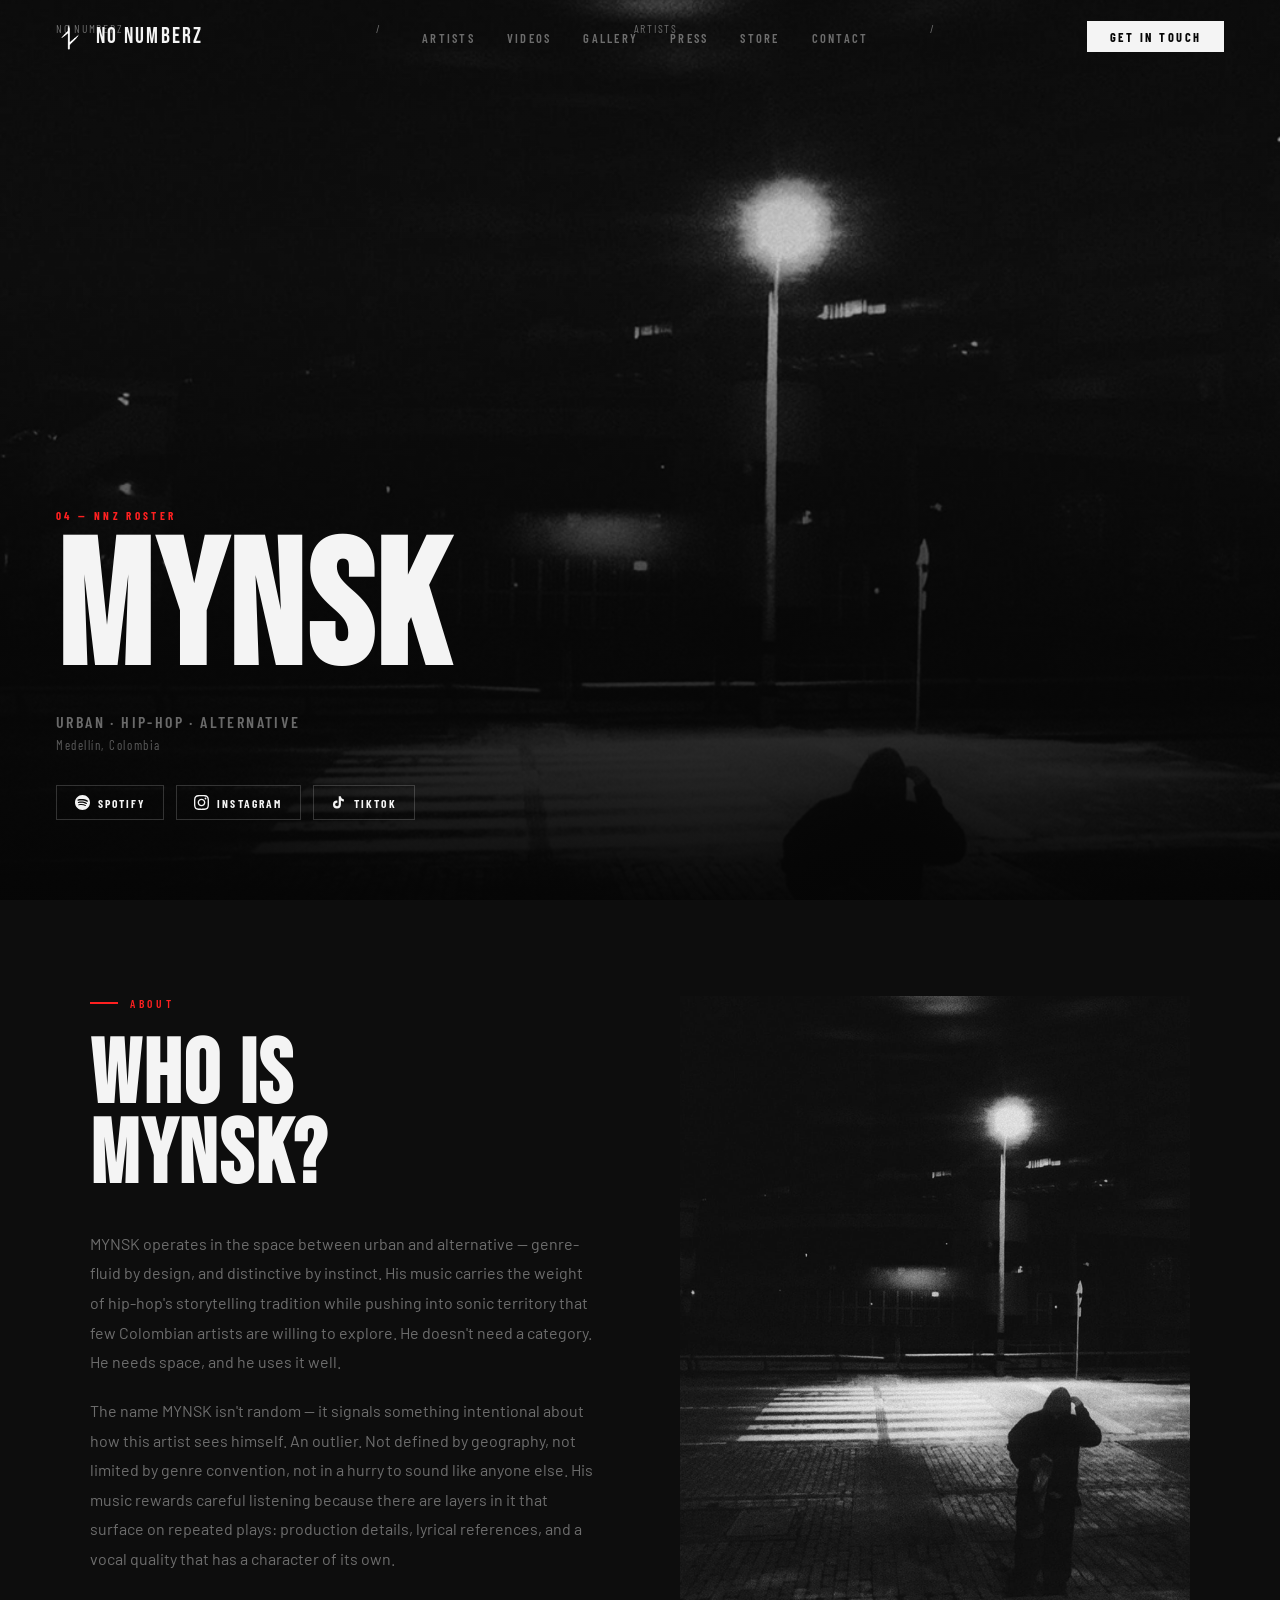
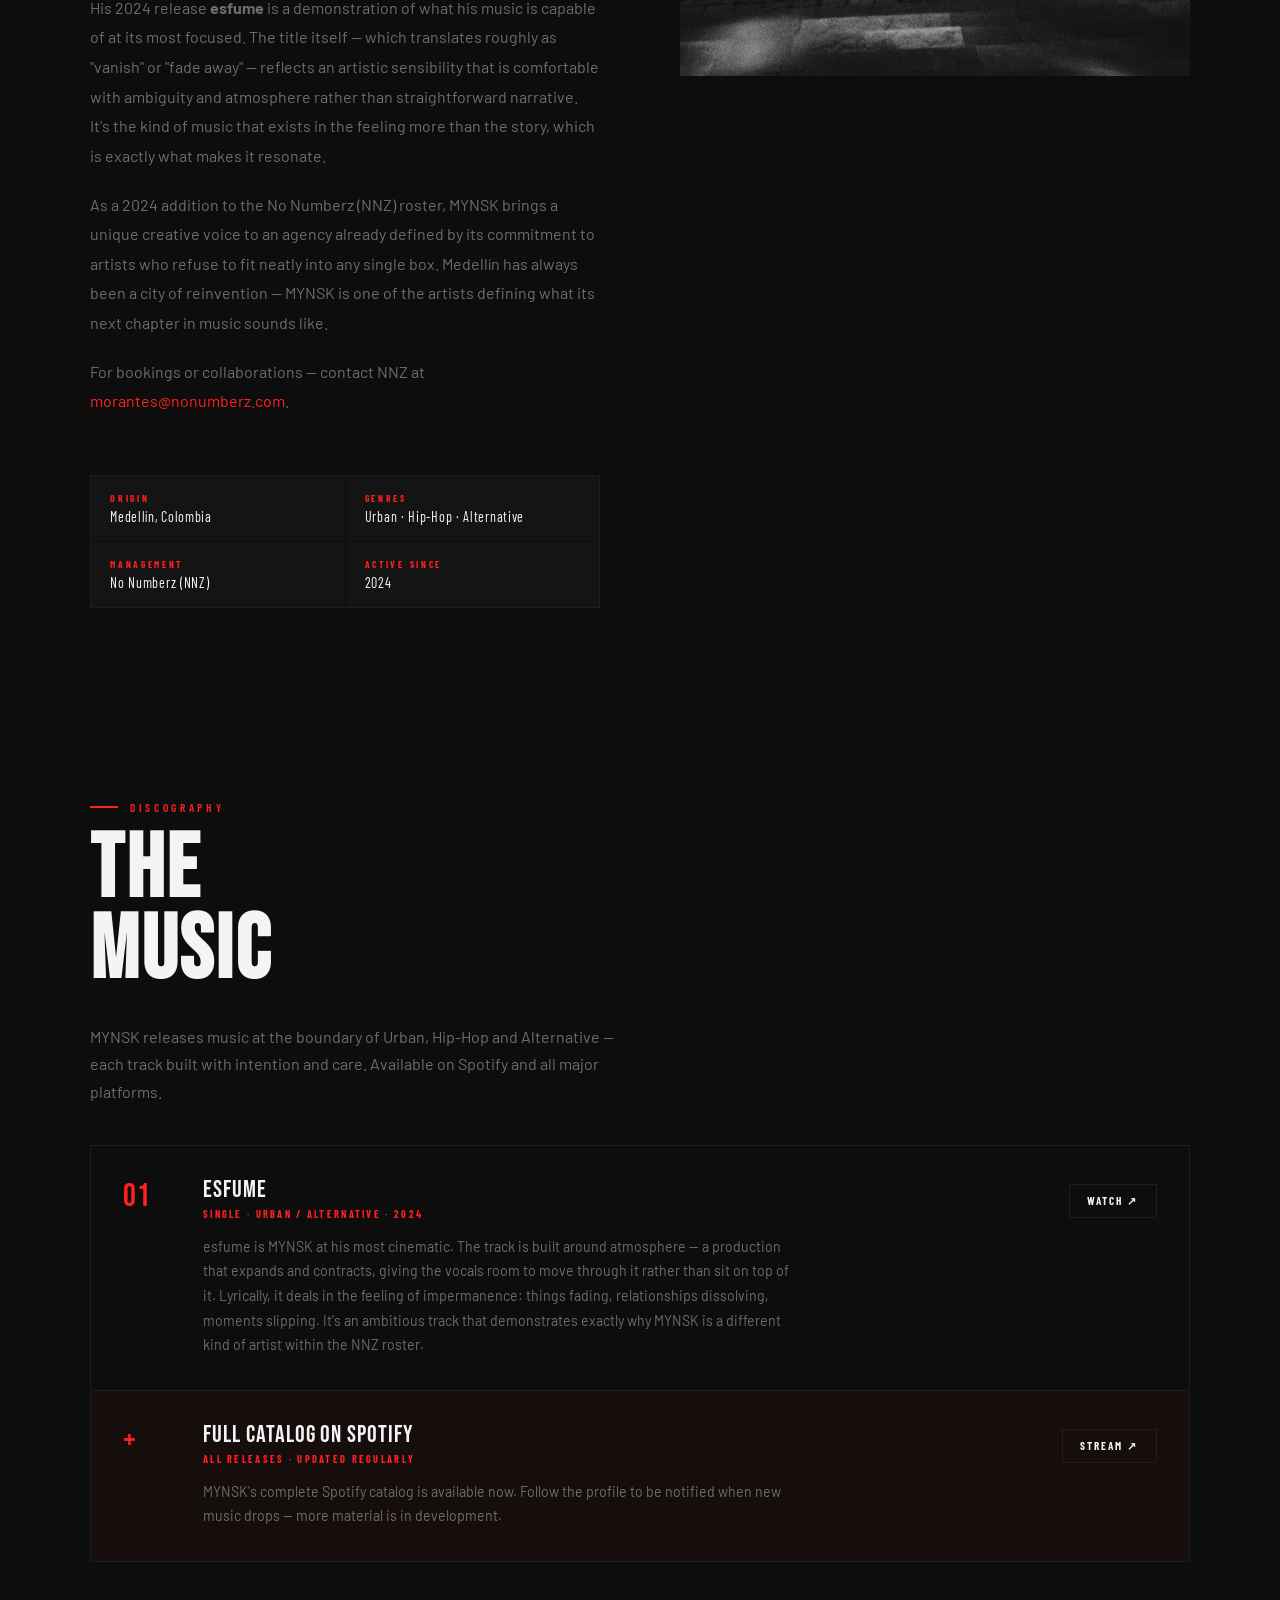
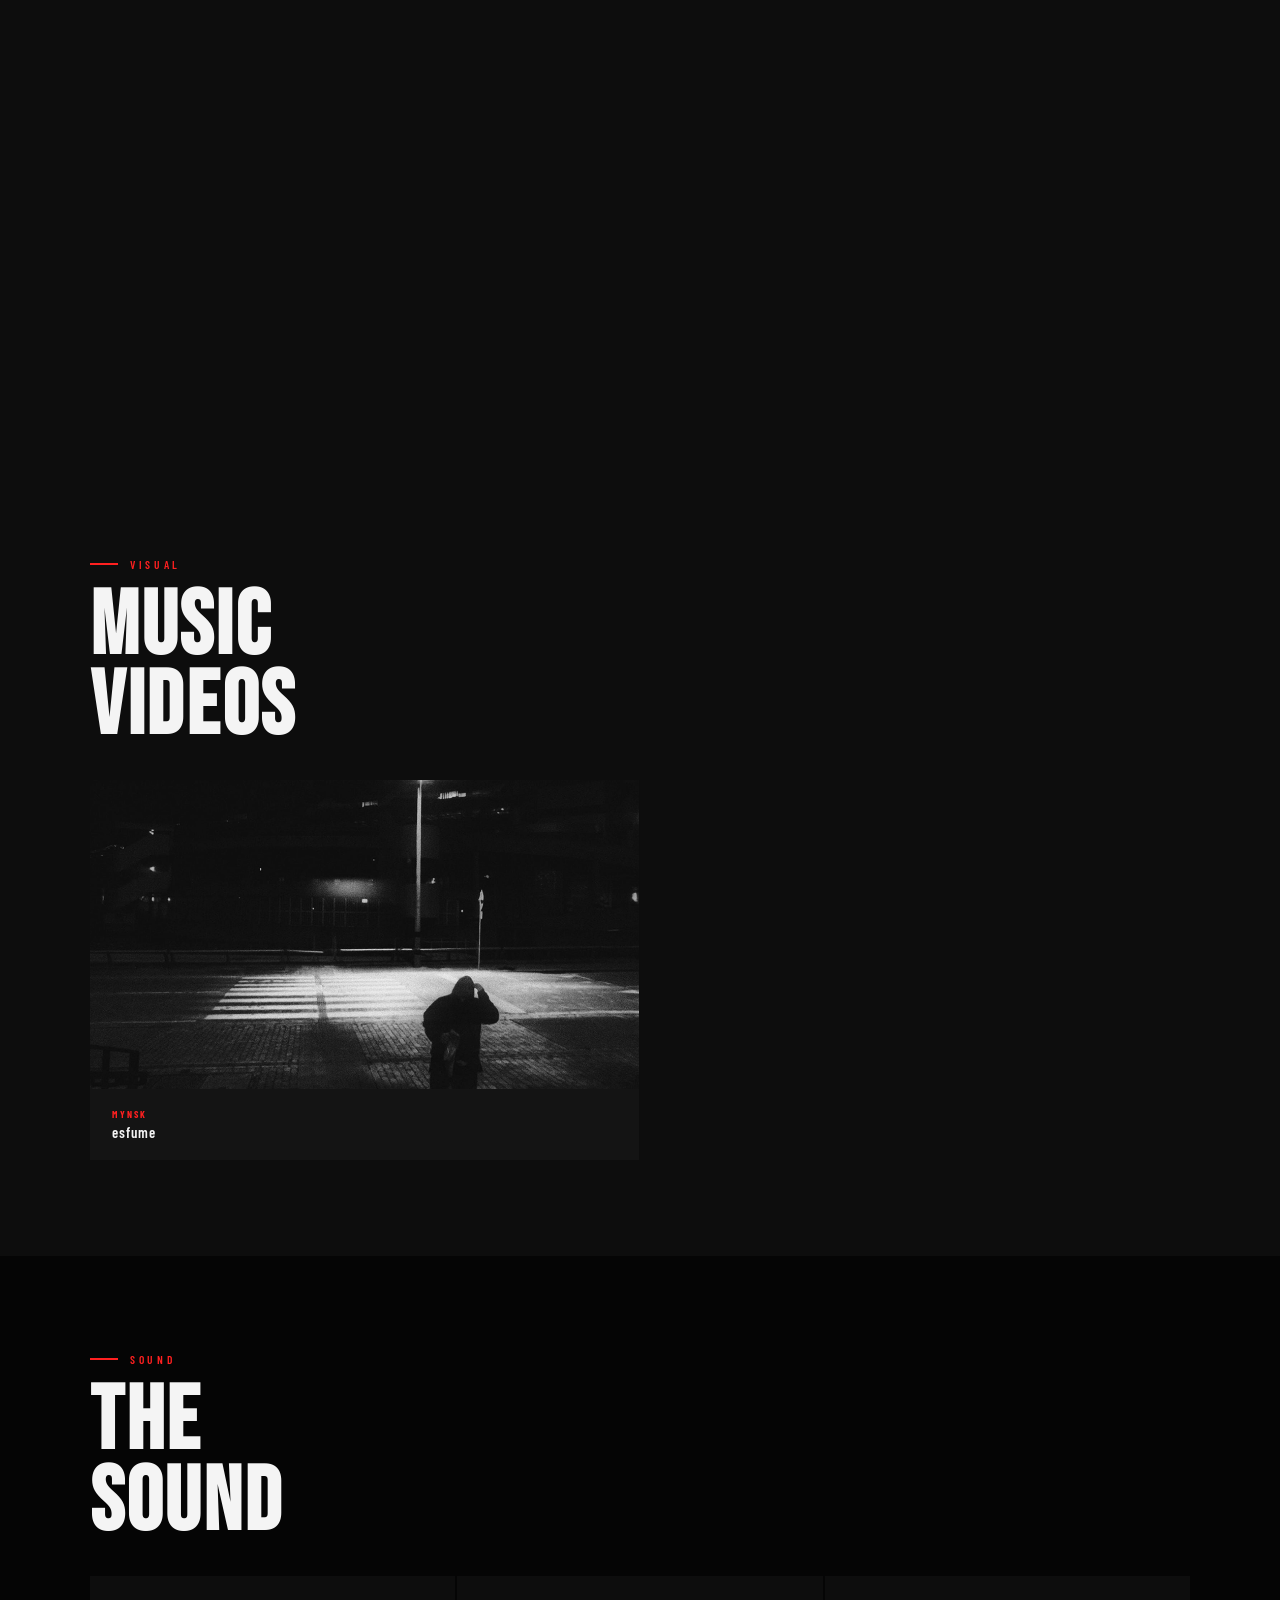
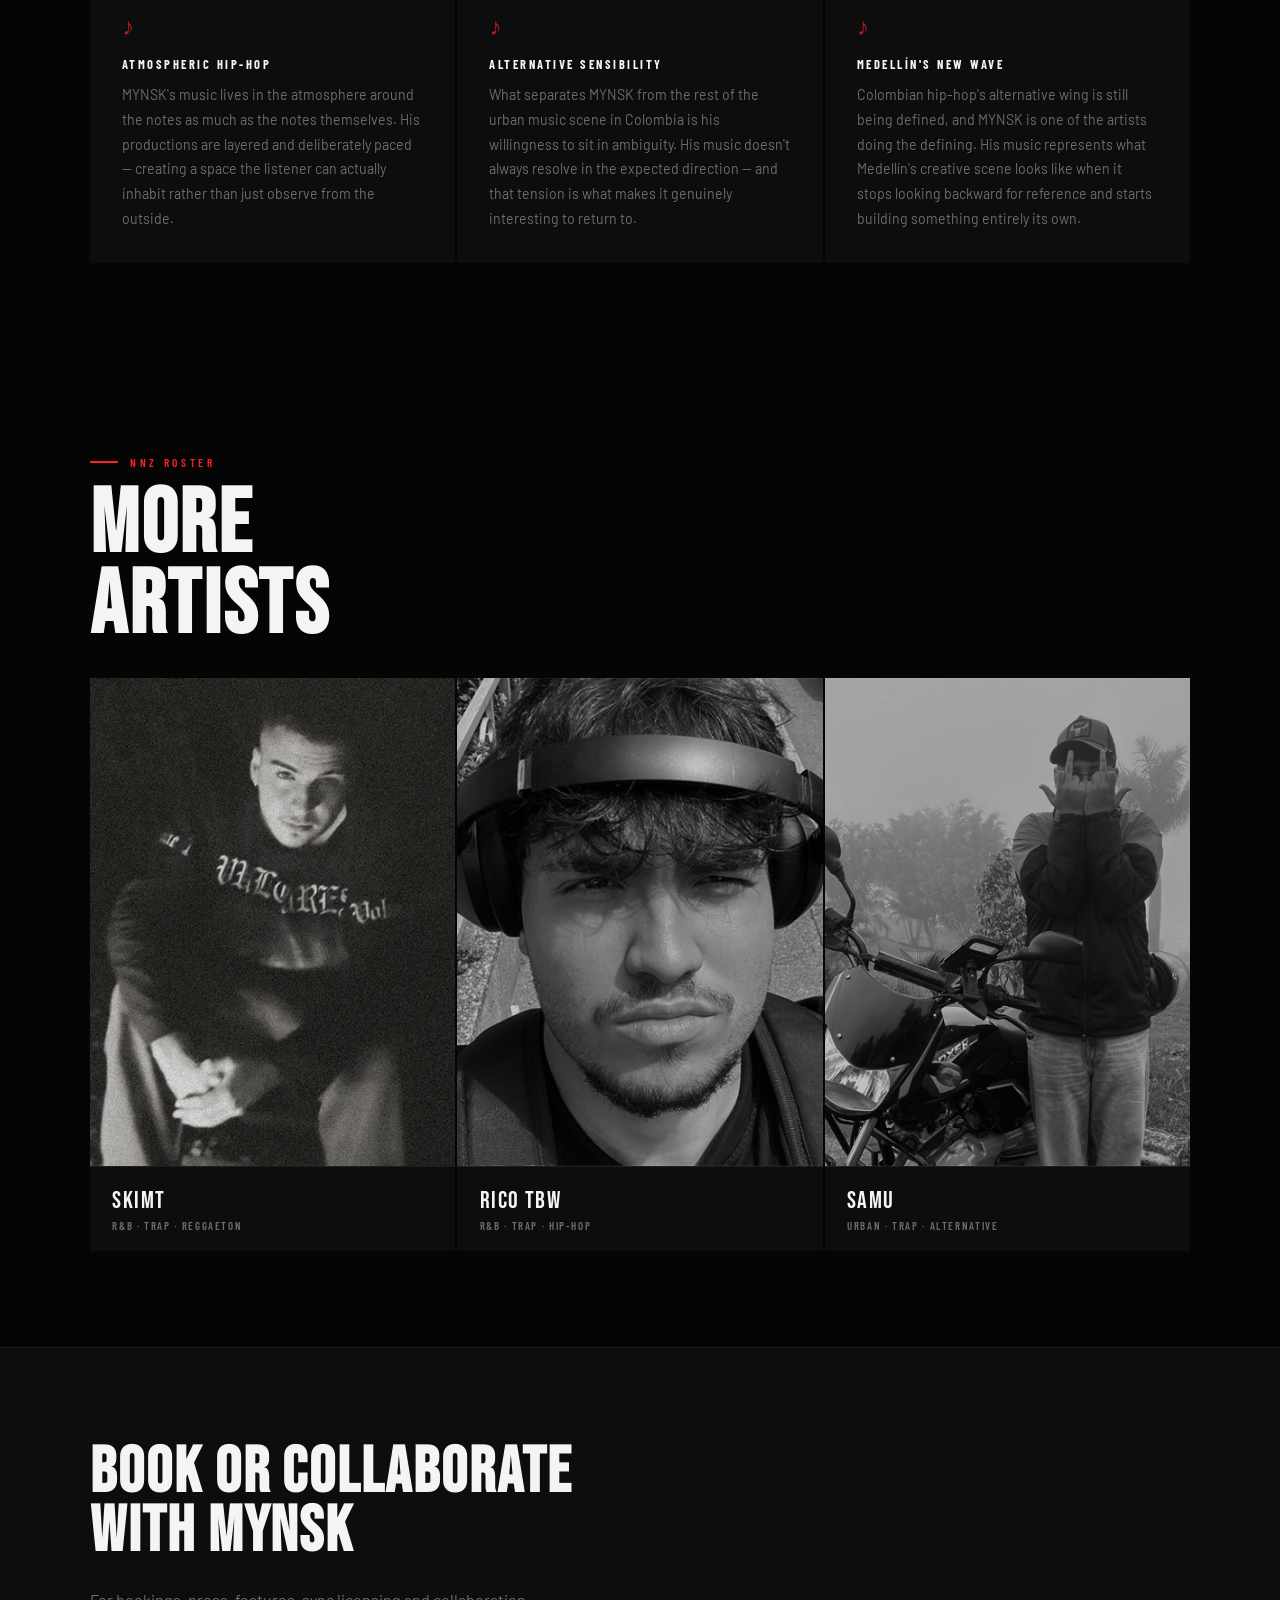
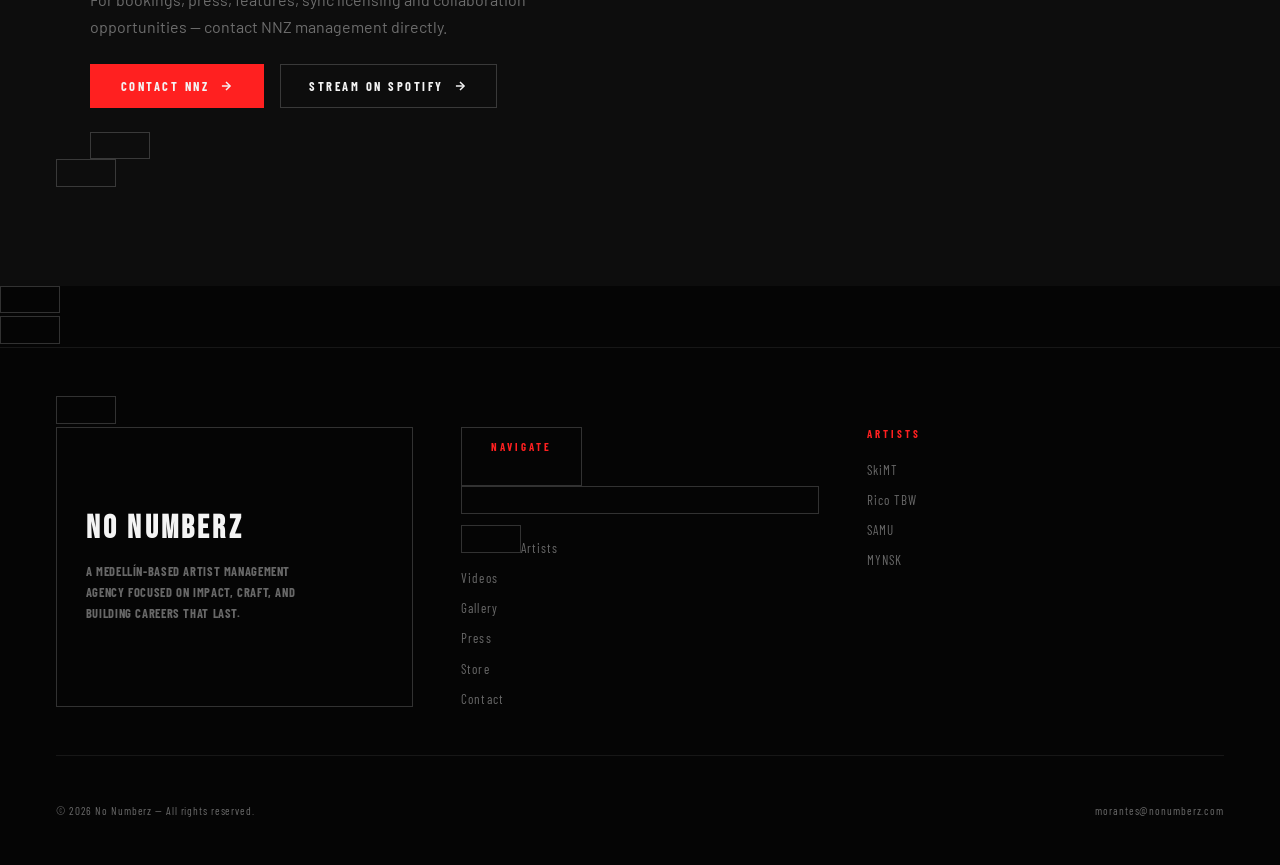
<file: artists/mynsk.html>
<!DOCTYPE html>
<html lang="en" dir="ltr">
<head>
  <meta charset="UTF-8" /><meta name="viewport" content="width=device-width, initial-scale=1.0" />
  <title>MYNSK — Urban, Hip-Hop & Alternative Artist from Medellín | No Numberz (NNZ)</title>
  <meta name="description" content="MYNSK is a Colombian Urban, Hip-Hop and Alternative artist from Medellín managed by NNZ. Known for esfume. Genre-fluid sound at the intersection of hip-hop and Colombian alternative music. Stream on Spotify." />
  <meta name="keywords" content="MYNSK, MYNSK artista colombiano, MYNSK Spotify, MYNSK esfume, NNZ artista, urban Colombia, hip-hop alternativo Medellín, música urbana Colombia, No Numberz, mynnnnsk" />
  <meta name="robots" content="index, follow, max-snippet:-1, max-image-preview:large" />
  <link rel="canonical" href="https://nonumberz.com/artists/mynsk" />
  <meta property="og:type" content="profile" /><meta property="og:url" content="https://nonumberz.com/artists/mynsk" />
  <meta property="og:title" content="MYNSK — Urban, Hip-Hop & Alternative Artist | No Numberz" />
  <meta property="og:description" content="Colombian Urban, Hip-Hop and Alternative artist from Medellín. esfume on Spotify." />
  <meta property="og:image" content="https://nonumberz.com/assets/mynsk.png" /><meta property="og:site_name" content="No Numberz" />
  <meta name="twitter:card" content="summary_large_image" /><meta name="twitter:site" content="@nonumberzlabel" />
  <meta name="twitter:title" content="MYNSK — Urban, Hip-Hop & Alternative Artist | No Numberz" />
  <meta name="twitter:description" content="Colombian Urban, Hip-Hop and Alternative artist from Medellín. Stream esfume on Spotify." />
  <meta name="twitter:image" content="https://nonumberz.com/assets/mynsk.png" />
  <script type="application/ld+json">{"@context":"https://schema.org","@type":"MusicGroup","name":"MYNSK","description":"MYNSK is a Colombian Urban, Hip-Hop and Alternative artist from Medellín, Colombia, managed by No Numberz (NNZ). Known for genre-fluid music that sits at the intersection of hip-hop storytelling and Colombian alternative production. Known for esfume.","genre":["Urban","Hip-Hop","Alternative"],"image":"https://nonumberz.com/assets/mynsk.png","url":"https://nonumberz.com/artists/mynsk","foundingLocation":{"@type":"Place","name":"Medellín, Colombia"},"memberOf":{"@type":"Organization","name":"No Numberz","url":"https://nonumberz.com"},"sameAs":["https://open.spotify.com/artist/1XLFwDTuzaDxjWTeLPS0wm","https://www.instagram.com/mynnnsk/","https://www.tiktok.com/@mynnnnsk"],"track":[{"@type":"MusicRecording","name":"esfume","url":"https://www.youtube.com/watch?v=O3ZL55c-lZY"}]}</script>
  <script type="application/ld+json">{"@context":"https://schema.org","@type":"BreadcrumbList","itemListElement":[{"@type":"ListItem","position":1,"name":"No Numberz","item":"https://nonumberz.com/"},{"@type":"ListItem","position":2,"name":"Artists","item":"https://nonumberz.com/#artists"},{"@type":"ListItem","position":3,"name":"MYNSK","item":"https://nonumberz.com/artists/mynsk"}]}</script>
  <link rel="icon" href="/favicon.ico" type="image/x-icon" />
  <link rel="preconnect" href="https://fonts.googleapis.com" /><link rel="preconnect" href="https://fonts.gstatic.com" crossorigin />
  <link href="https://fonts.googleapis.com/css2?family=Bebas+Neue&family=Barlow:wght@400;500;600&family=Barlow+Condensed:wght@300;400;600;700&display=swap" rel="stylesheet" />
  <link rel="stylesheet" href="../styles.css" /><link rel="stylesheet" href="artist.css" />
  <script async src="https://www.googletagmanager.com/gtag/js?id=G-11GTEVNQRZ"></script>
  <script>window.dataLayer=window.dataLayer||[];function gtag(){dataLayer.push(arguments);}gtag('js',new Date());gtag('config','G-11GTEVNQRZ',{'anonymize_ip':true});</script>
</head>
<body>
<a href="#main-content" class="skip-link">Skip to main content</a>
<nav id="navbar" role="navigation" aria-label="Main navigation">
  <a href="/" class="nav-logo" aria-label="No Numberz home"><img src="/assets/nnz_white_logo_transparent.png" alt="NNZ logo" height="28" /><span class="nav-brand">NO NUMBERZ</span></a>
  <ul class="nav-links"><li><a href="/#artists">Artists</a></li><li><a href="/#videos">Videos</a></li><li><a href="/#gallery">Gallery</a></li><li><a href="/#press">Press</a></li><li><a href="/#store">Store</a></li><li><a href="/#contact">Contact</a></li></ul>
  <a href="/#contact" class="nav-cta">Get in touch</a>
  <button class="hamburger" id="hamburger" aria-label="Open menu" aria-expanded="false"><span></span><span></span><span></span></button>
</nav>
<div class="mobile-menu" id="mobileMenu" aria-hidden="true">
  <a href="/#artists" onclick="closeMenu()">Artists</a><a href="/#videos" onclick="closeMenu()">Videos</a><a href="/#gallery" onclick="closeMenu()">Gallery</a><a href="/#press" onclick="closeMenu()">Press</a><a href="/#store" onclick="closeMenu()">Store</a><a href="/#contact" onclick="closeMenu()">Contact</a>
</div>

<main id="main-content" role="main">

  <!-- HERO -->
  <header class="ap-hero">
    <div class="ap-hero-bg"><img src="/assets/mynsk.png" alt="" aria-hidden="true" /><div class="ap-hero-overlay"></div></div>
    <div class="ap-hero-inner">
      <nav class="ap-breadcrumb" aria-label="Breadcrumb"><a href="/">No Numberz</a> <span aria-hidden="true">/</span> <a href="/#artists">Artists</a> <span aria-hidden="true">/</span> <span aria-current="page">MYNSK</span></nav>
      <div class="ap-hero-tag">04 — NNZ Roster</div>
      <h1 class="ap-artist-name">MYNSK</h1>
      <p class="ap-genres">Urban · Hip-Hop · Alternative</p>
      <p class="ap-location">Medellín, Colombia</p>
      <div class="ap-socials">
        <a href="https://open.spotify.com/artist/1XLFwDTuzaDxjWTeLPS0wm" target="_blank" rel="noopener" class="ap-social-btn"><svg viewBox="0 0 24 24" aria-hidden="true"><path d="M12 0C5.4 0 0 5.4 0 12s5.4 12 12 12 12-5.4 12-12S18.66 0 12 0zm5.521 17.34c-.24.359-.66.48-1.021.24-2.82-1.74-6.36-2.101-10.561-1.141-.418.122-.779-.179-.899-.539-.12-.421.18-.78.54-.9 4.56-1.021 8.52-.6 11.64 1.32.42.18.479.659.301 1.02zm1.44-3.3c-.301.42-.841.6-1.262.3-3.239-1.98-8.159-2.58-11.939-1.38-.479.12-1.02-.12-1.14-.6-.12-.48.12-1.021.6-1.141C9.6 9.9 15 10.561 18.72 12.84c.361.181.54.78.241 1.2zm.12-3.36C15.24 8.4 8.82 8.16 5.16 9.301c-.6.179-1.2-.181-1.38-.721-.18-.601.18-1.2.72-1.381 4.26-1.26 11.28-1.02 15.721 1.621.539.3.719 1.02.419 1.56-.299.421-1.02.599-1.559.3z"/></svg>Spotify</a>
        <a href="https://www.instagram.com/mynnnsk/" target="_blank" rel="noopener" class="ap-social-btn"><svg viewBox="0 0 24 24" aria-hidden="true"><path d="M12 2.163c3.204 0 3.584.012 4.85.07 3.252.148 4.771 1.691 4.919 4.919.058 1.265.069 1.645.069 4.849 0 3.205-.012 3.584-.069 4.849-.149 3.225-1.664 4.771-4.919 4.919-1.266.058-1.644.07-4.85.07-3.204 0-3.584-.012-4.849-.07-3.26-.149-4.771-1.699-4.919-4.92-.058-1.265-.07-1.644-.07-4.849 0-3.204.013-3.583.07-4.849.149-3.227 1.664-4.771 4.919-4.919 1.266-.057 1.645-.069 4.849-.069zm0-2.163c-3.259 0-3.667.014-4.947.072-4.358.2-6.78 2.618-6.98 6.98-.059 1.281-.073 1.689-.073 4.948 0 3.259.014 3.668.072 4.948.2 4.358 2.618 6.78 6.98 6.98 1.281.058 1.689.072 4.948.072 3.259 0 3.668-.014 4.948-.072 4.354-.2 6.782-2.618 6.979-6.98.059-1.28.073-1.689.073-4.948 0-3.259-.014-3.667-.072-4.947-.196-4.354-2.617-6.78-6.979-6.98-1.281-.059-1.69-.073-4.949-.073zm0 5.838c-3.403 0-6.162 2.759-6.162 6.162s2.759 6.163 6.162 6.163 6.162-2.759 6.162-6.163c0-3.403-2.759-6.162-6.162-6.162zm0 10.162c-2.209 0-4-1.79-4-4 0-2.209 1.791-4 4-4s4 1.791 4 4c0 2.21-1.791 4-4 4zm6.406-11.845c-.796 0-1.441.645-1.441 1.44s.645 1.44 1.441 1.44c.795 0 1.439-.645 1.439-1.44s-.644-1.44-1.439-1.44z"/></svg>Instagram</a>
        <a href="https://www.tiktok.com/@mynnnnsk" target="_blank" rel="noopener" class="ap-social-btn"><svg viewBox="0 0 24 24" aria-hidden="true"><path d="M19.59 6.69a4.83 4.83 0 01-3.77-4.25V2h-3.45v13.67a2.89 2.89 0 01-2.88 2.5 2.89 2.89 0 01-2.89-2.89 2.89 2.89 0 012.89-2.89c.28 0 .54.04.79.1V9.01a6.27 6.27 0 00-.79-.05 6.34 6.34 0 00-6.34 6.34 6.34 6.34 0 006.34 6.34 6.34 6.34 0 006.33-6.34V8.69a8.18 8.18 0 004.78 1.52V6.78a4.85 4.85 0 01-1.01-.09z"/></svg>TikTok</a>
      </div>
    </div>
  </header>

  <!-- BIO -->
  <section class="ap-section ap-bio-section" id="about">
    <div class="ap-container">
      <div class="ap-bio-grid">
        <div class="ap-bio-text">
          <div class="section-tag">About</div>
          <h2 class="ap-section-h">WHO IS<br><span class="red">MYNSK?</span></h2>
          <p>MYNSK operates in the space between urban and alternative — genre-fluid by design, and distinctive by instinct. His music carries the weight of hip-hop's storytelling tradition while pushing into sonic territory that few Colombian artists are willing to explore. He doesn't need a category. He needs space, and he uses it well.</p>
          <p>The name MYNSK isn't random — it signals something intentional about how this artist sees himself. An outlier. Not defined by geography, not limited by genre convention, not in a hurry to sound like anyone else. His music rewards careful listening because there are layers in it that surface on repeated plays: production details, lyrical references, and a vocal quality that has a character of its own.</p>
          <p>His 2024 release <strong>esfume</strong> is a demonstration of what his music is capable of at its most focused. The title itself — which translates roughly as "vanish" or "fade away" — reflects an artistic sensibility that is comfortable with ambiguity and atmosphere rather than straightforward narrative. It's the kind of music that exists in the feeling more than the story, which is exactly what makes it resonate.</p>
          <p>As a 2024 addition to the No Numberz (NNZ) roster, MYNSK brings a unique creative voice to an agency already defined by its commitment to artists who refuse to fit neatly into any single box. Medellín has always been a city of reinvention — MYNSK is one of the artists defining what its next chapter in music sounds like.</p>
          <p>For bookings or collaborations — contact NNZ at <a href="mailto:morantes@nonumberz.com" style="color:var(--accent);">morantes@nonumberz.com</a>.</p>
          <div class="ap-facts">
            <div class="ap-fact"><span class="ap-fact-label">Origin</span><span class="ap-fact-val">Medellín, Colombia</span></div>
            <div class="ap-fact"><span class="ap-fact-label">Genres</span><span class="ap-fact-val">Urban · Hip-Hop · Alternative</span></div>
            <div class="ap-fact"><span class="ap-fact-label">Management</span><span class="ap-fact-val">No Numberz (NNZ)</span></div>
            <div class="ap-fact"><span class="ap-fact-label">Active Since</span><span class="ap-fact-val">2024</span></div>
          </div>
        </div>
        <div class="ap-bio-photo">
          <img src="/assets/mynsk.png" alt="MYNSK — Colombian Urban, Hip-Hop and Alternative artist from Medellín, managed by No Numberz NNZ" />
        </div>
      </div>
    </div>
  </section>

  <!-- DISCOGRAPHY -->
  <section class="ap-section ap-disco-section" id="music">
    <div class="ap-container">
      <div class="section-tag">Discography</div>
      <h2 class="ap-section-h">THE<br><span class="red">MUSIC</span></h2>
      <p class="ap-stream-desc">MYNSK releases music at the boundary of Urban, Hip-Hop and Alternative — each track built with intention and care. Available on Spotify and all major platforms.</p>
      <div class="ap-tracks">
        <div class="ap-track">
          <div class="ap-track-num">01</div>
          <div class="ap-track-info">
            <span class="ap-track-title">esfume</span>
            <span class="ap-track-meta">Single · Urban / Alternative · 2024</span>
            <p class="ap-track-desc">esfume is MYNSK at his most cinematic. The track is built around atmosphere — a production that expands and contracts, giving the vocals room to move through it rather than sit on top of it. Lyrically, it deals in the feeling of impermanence: things fading, relationships dissolving, moments slipping. It's an ambitious track that demonstrates exactly why MYNSK is a different kind of artist within the NNZ roster.</p>
          </div>
          <a href="https://www.youtube.com/watch?v=O3ZL55c-lZY" target="_blank" rel="noopener" class="ap-track-btn" aria-label="Watch esfume on YouTube">Watch ↗</a>
        </div>
        <div class="ap-track ap-track-cta">
          <div class="ap-track-num">+</div>
          <div class="ap-track-info">
            <span class="ap-track-title">Full Catalog on Spotify</span>
            <span class="ap-track-meta">All releases · Updated regularly</span>
            <p class="ap-track-desc">MYNSK's complete Spotify catalog is available now. Follow the profile to be notified when new music drops — more material is in development.</p>
          </div>
          <a href="https://open.spotify.com/artist/1XLFwDTuzaDxjWTeLPS0wm" target="_blank" rel="noopener" class="ap-track-btn">Stream ↗</a>
        </div>
      </div>
      <div class="ap-embed" style="margin-top:3rem;">
        <iframe src="https://open.spotify.com/embed/artist/1XLFwDTuzaDxjWTeLPS0wm?utm_source=generator&theme=0" height="352" allow="autoplay; clipboard-write; encrypted-media; fullscreen; picture-in-picture" loading="lazy" title="MYNSK on Spotify — Full artist profile"></iframe>
      </div>
    </div>
  </section>

  <!-- VIDEO -->
  <section class="ap-section ap-videos-section" id="videos">
    <div class="ap-container">
      <div class="section-tag">Visual</div>
      <h2 class="ap-section-h">MUSIC<br><span class="red">VIDEOS</span></h2>
      <div class="ap-video-grid">
        <div class="ap-vcard">
          <a href="https://www.youtube.com/watch?v=O3ZL55c-lZY" target="_blank" rel="noopener" aria-label="Watch MYNSK - esfume on YouTube">
            <img src="https://img.youtube.com/vi/O3ZL55c-lZY/maxresdefault.jpg" alt="MYNSK - esfume — Colombian urban alternative hip-hop music video" loading="lazy" onerror="this.src='/assets/mynsk.png'" />
            <div class="ap-vcard-play" aria-hidden="true"><svg viewBox="0 0 80 80" fill="none"><circle cx="40" cy="40" r="39" stroke="white" stroke-width="1.5" stroke-opacity="0.6"/><path d="M32 27l22 13-22 13V27z" fill="white"/></svg></div>
          </a>
          <div class="ap-vcard-info"><span class="ap-vcard-artist">MYNSK</span><span class="ap-vcard-title">esfume</span></div>
        </div>
      </div>
    </div>
  </section>

  <!-- SOUND PROFILE -->
  <section class="ap-section ap-sound-section">
    <div class="ap-container">
      <div class="section-tag">Sound</div>
      <h2 class="ap-section-h">THE<br><span class="red">SOUND</span></h2>
      <div class="ap-sound-grid">
        <div class="ap-sound-card">
          <div class="ap-sound-icon">♪</div>
          <h3>Atmospheric Hip-Hop</h3>
          <p>MYNSK's music lives in the atmosphere around the notes as much as the notes themselves. His productions are layered and deliberately paced — creating a space the listener can actually inhabit rather than just observe from the outside.</p>
        </div>
        <div class="ap-sound-card">
          <div class="ap-sound-icon">♪</div>
          <h3>Alternative Sensibility</h3>
          <p>What separates MYNSK from the rest of the urban music scene in Colombia is his willingness to sit in ambiguity. His music doesn't always resolve in the expected direction — and that tension is what makes it genuinely interesting to return to.</p>
        </div>
        <div class="ap-sound-card">
          <div class="ap-sound-icon">♪</div>
          <h3>Medellín's New Wave</h3>
          <p>Colombian hip-hop's alternative wing is still being defined, and MYNSK is one of the artists doing the defining. His music represents what Medellín's creative scene looks like when it stops looking backward for reference and starts building something entirely its own.</p>
        </div>
      </div>
    </div>
  </section>

  <!-- MORE ARTISTS -->
  <section class="ap-section ap-roster-nav">
    <div class="ap-container">
      <div class="section-tag">NNZ Roster</div>
      <h2 class="ap-section-h">MORE<br><span class="red">ARTISTS</span></h2>
      <div class="ap-roster-grid">
        <a href="/artists/skimt.html" class="ap-roster-card"><img src="/assets/skimt.jpeg" alt="SkiMT — Colombian R&B Trap artist, NNZ Medellín" loading="lazy" /><div class="ap-roster-card-body"><span class="ap-roster-name">SKIMT</span><span class="ap-roster-genre">R&amp;B · Trap · Reggaeton</span></div></a>
        <a href="/artists/rico-tbw.html" class="ap-roster-card"><img src="/assets/rico.png" alt="Rico TBW — Colombian R&B Hip-Hop artist, NNZ Medellín" loading="lazy" /><div class="ap-roster-card-body"><span class="ap-roster-name">RICO TBW</span><span class="ap-roster-genre">R&amp;B · Trap · Hip-Hop</span></div></a>
        <a href="/artists/samu.html" class="ap-roster-card"><img src="/assets/samu.png" alt="SAMU — Colombian Urban Trap artist, NNZ Medellín" loading="lazy" /><div class="ap-roster-card-body"><span class="ap-roster-name">SAMU</span><span class="ap-roster-genre">Urban · Trap · Alternative</span></div></a>
      </div>
    </div>
  </section>

  <!-- CTA -->
  <section class="ap-section ap-cta-section">
    <div class="ap-container ap-cta-inner">
      <h2 class="ap-cta-h">BOOK OR COLLABORATE<br><span class="red">WITH MYNSK</span></h2>
      <p>For bookings, press, features, sync licensing and collaboration opportunities — contact NNZ management directly.</p>
      <div style="display:flex;gap:1rem;flex-wrap:wrap;">
        <a href="/#contact" class="btn btn-red">Contact NNZ <svg viewBox="0 0 24 24" fill="none" stroke="currentColor" stroke-width="2.5" width="14" height="14"><line x1="5" y1="12" x2="19" y2="12"/><polyline points="12 5 19 12 12 19"/></svg></a>
        <a href="https://open.spotify.com/artist/1XLFwDTuzaDxjWTeLPS0wm" target="_blank" rel="noopener" class="btn" style="border:1px solid rgba(255,255,255,0.18);color:var(--white);">Stream on Spotify <svg viewBox="0 0 24 24" fill="none" stroke="currentColor" stroke-width="2.5" width="14" height="14"><line x1="5" y1="12" x2="19" y2="12"/><polyline points="12 5 19 12 12 19"/></svg></div>
    </div>
  </section>
</main>

<footer>
  <div class="footer-top">
    <div class="footer-brand-col"><span class="foot-brand">NO NUMBERZ</span><p>A Medellín-based artist management agency focused on impact, craft, and building careers that last.</p></div>
    <div class="footer-col"><h4>Navigate</h4><ul><li><a href="/#artists">Artists</a></li><li><a href="/#videos">Videos</a></li><li><a href="/#gallery">Gallery</a></li><li><a href="/#press">Press</a></li><li><a href="/#store">Store</a></li><li><a href="/#contact">Contact</a></li></ul></div>
    <div class="footer-col"><h4>Artists</h4><ul><li><a href="/artists/skimt.html">SkiMT</a></li><li><a href="/artists/rico-tbw.html">Rico TBW</a></li><li><a href="/artists/samu.html">SAMU</a></li><li><a href="/artists/mynsk.html">MYNSK</a></li></ul></div>
  </div>
  <div class="footer-bottom"><span class="foot-copy">© <span id="yr"></span> No Numberz — All rights reserved.</span><span class="foot-copy">morantes@nonumberz.com</span></div>
</footer>
<script>
  document.getElementById('yr').textContent = new Date().getFullYear();
  const hbg = document.getElementById('hamburger'), mob = document.getElementById('mobileMenu');
  hbg.addEventListener('click', () => { const o = hbg.classList.toggle('open'); mob.classList.toggle('open', o); hbg.setAttribute('aria-expanded', o); mob.setAttribute('aria-hidden', !o); });
  function closeMenu() { hbg.classList.remove('open'); mob.classList.remove('open'); hbg.setAttribute('aria-expanded','false'); mob.setAttribute('aria-hidden','true'); }
  window.closeMenu = closeMenu;
  window.addEventListener('scroll', () => { document.getElementById('navbar').classList.toggle('scrolled', window.scrollY > 50); }, { passive: true });
</script>
</body>
</html>
</file>
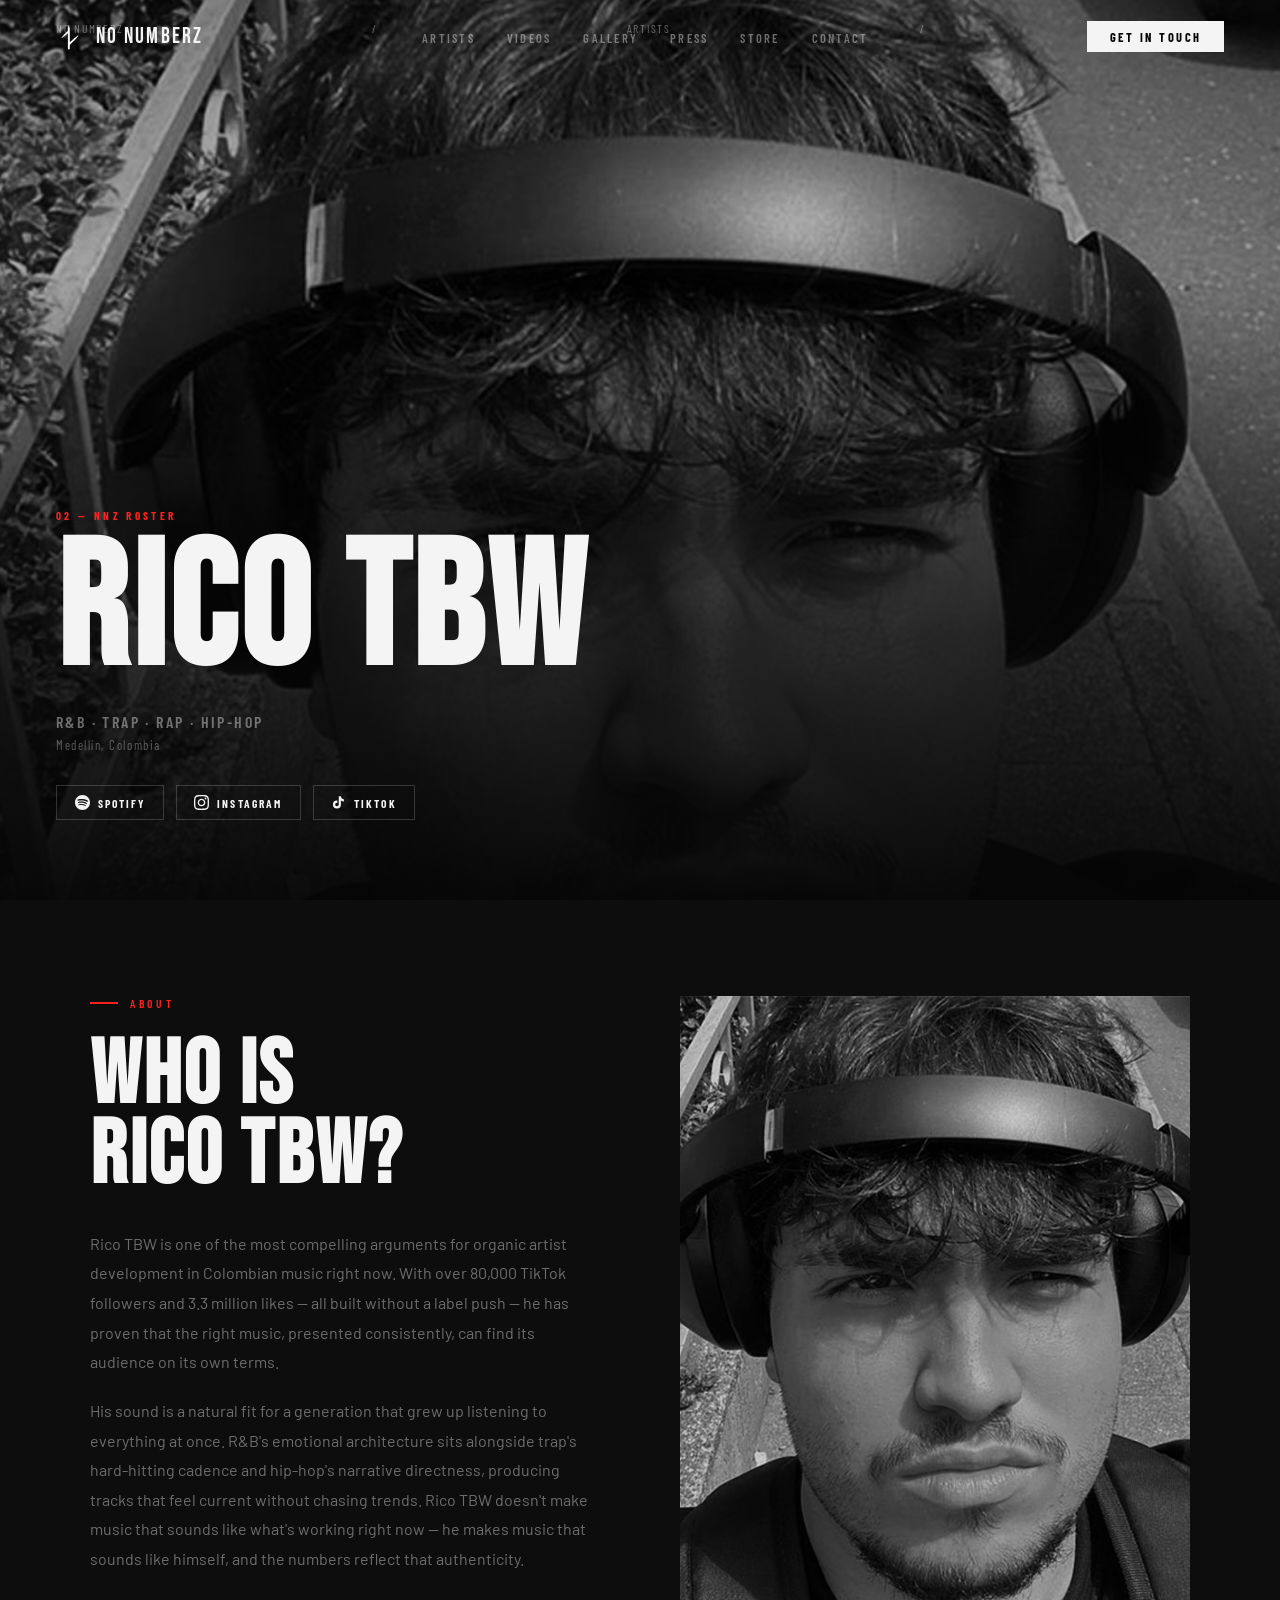
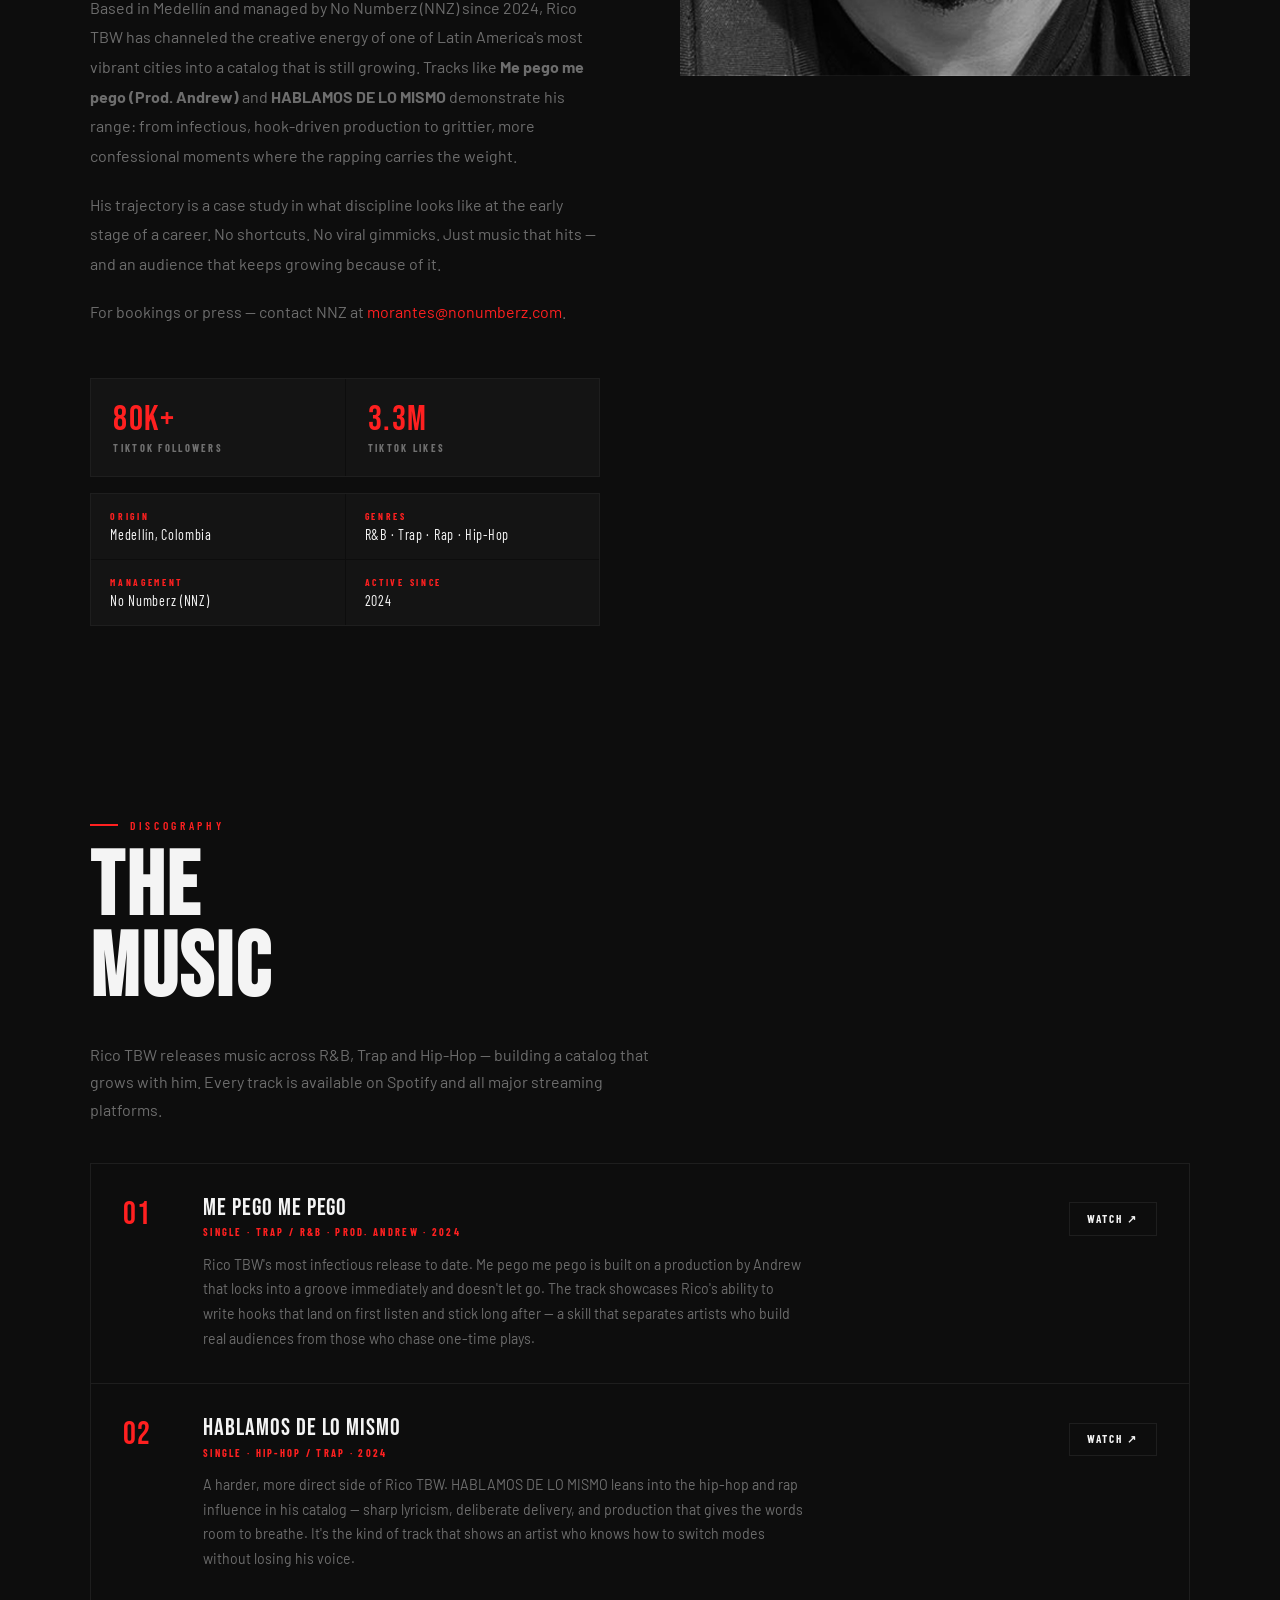
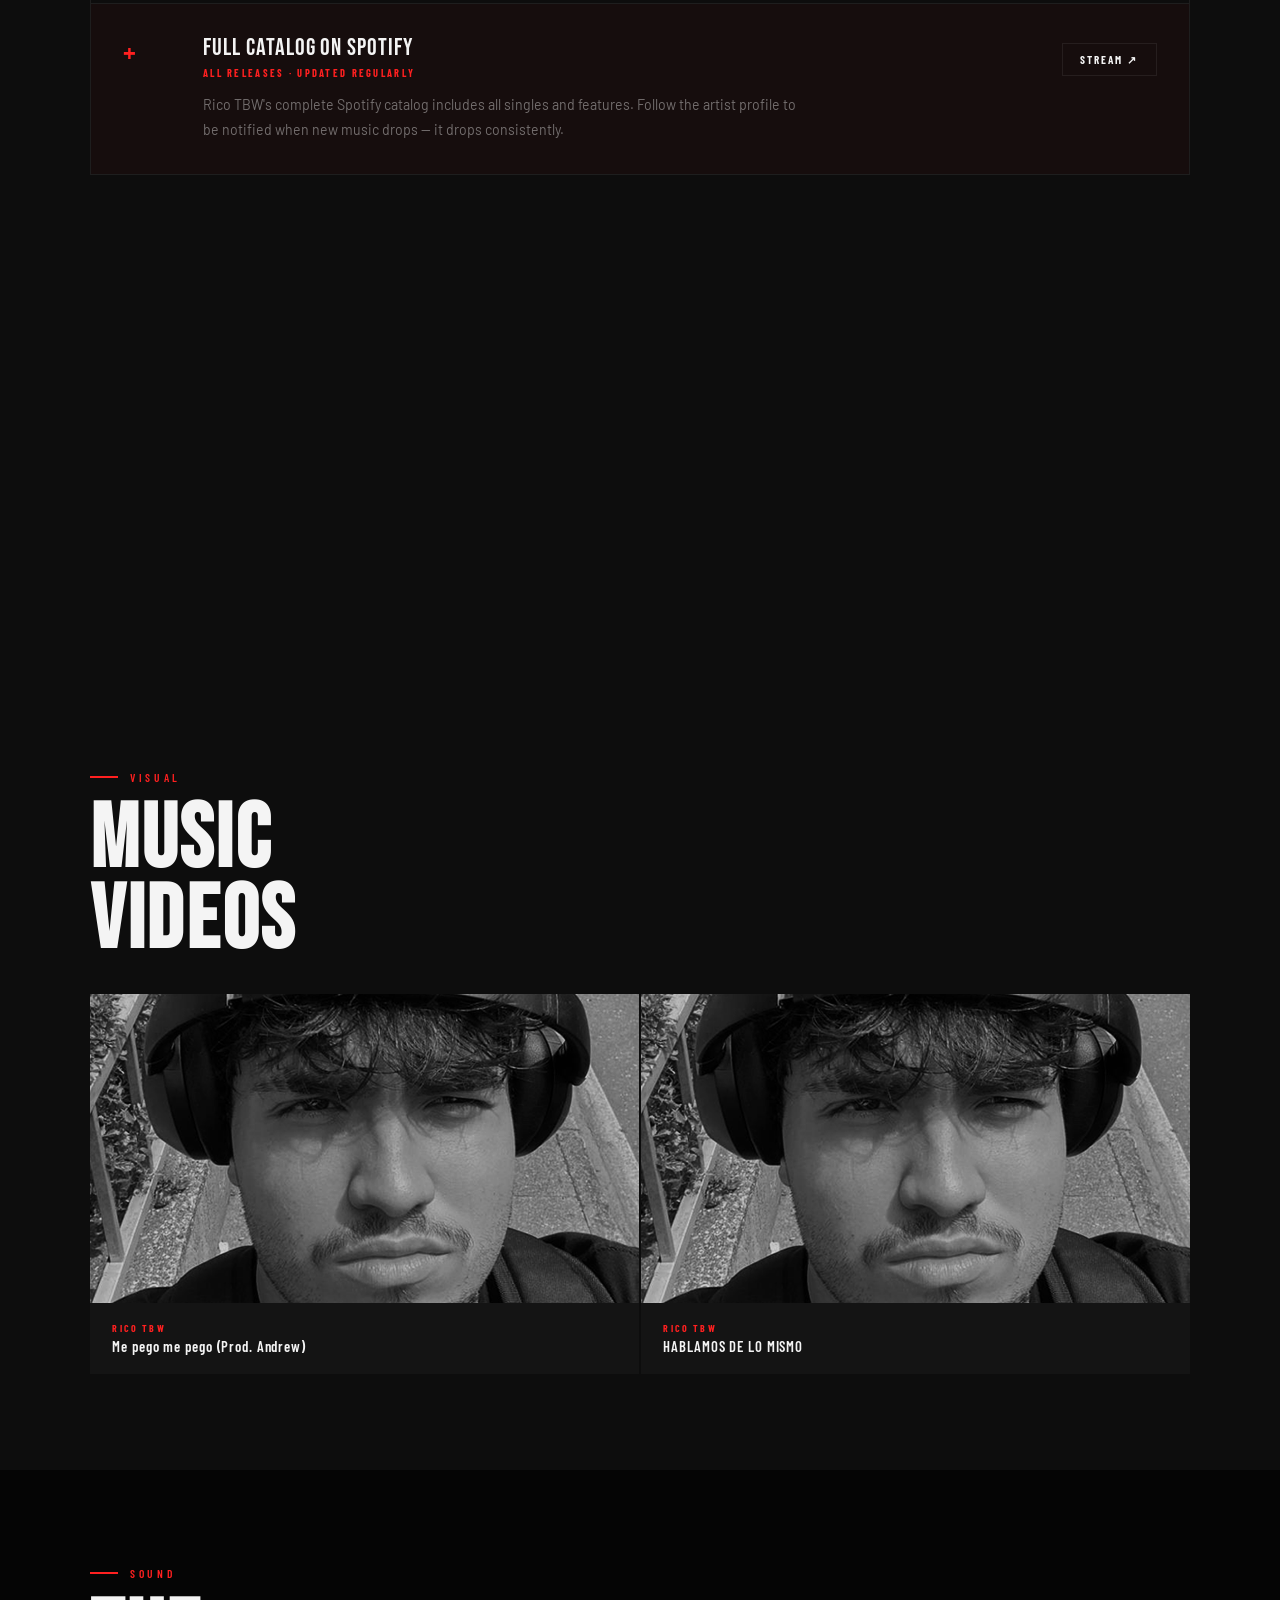
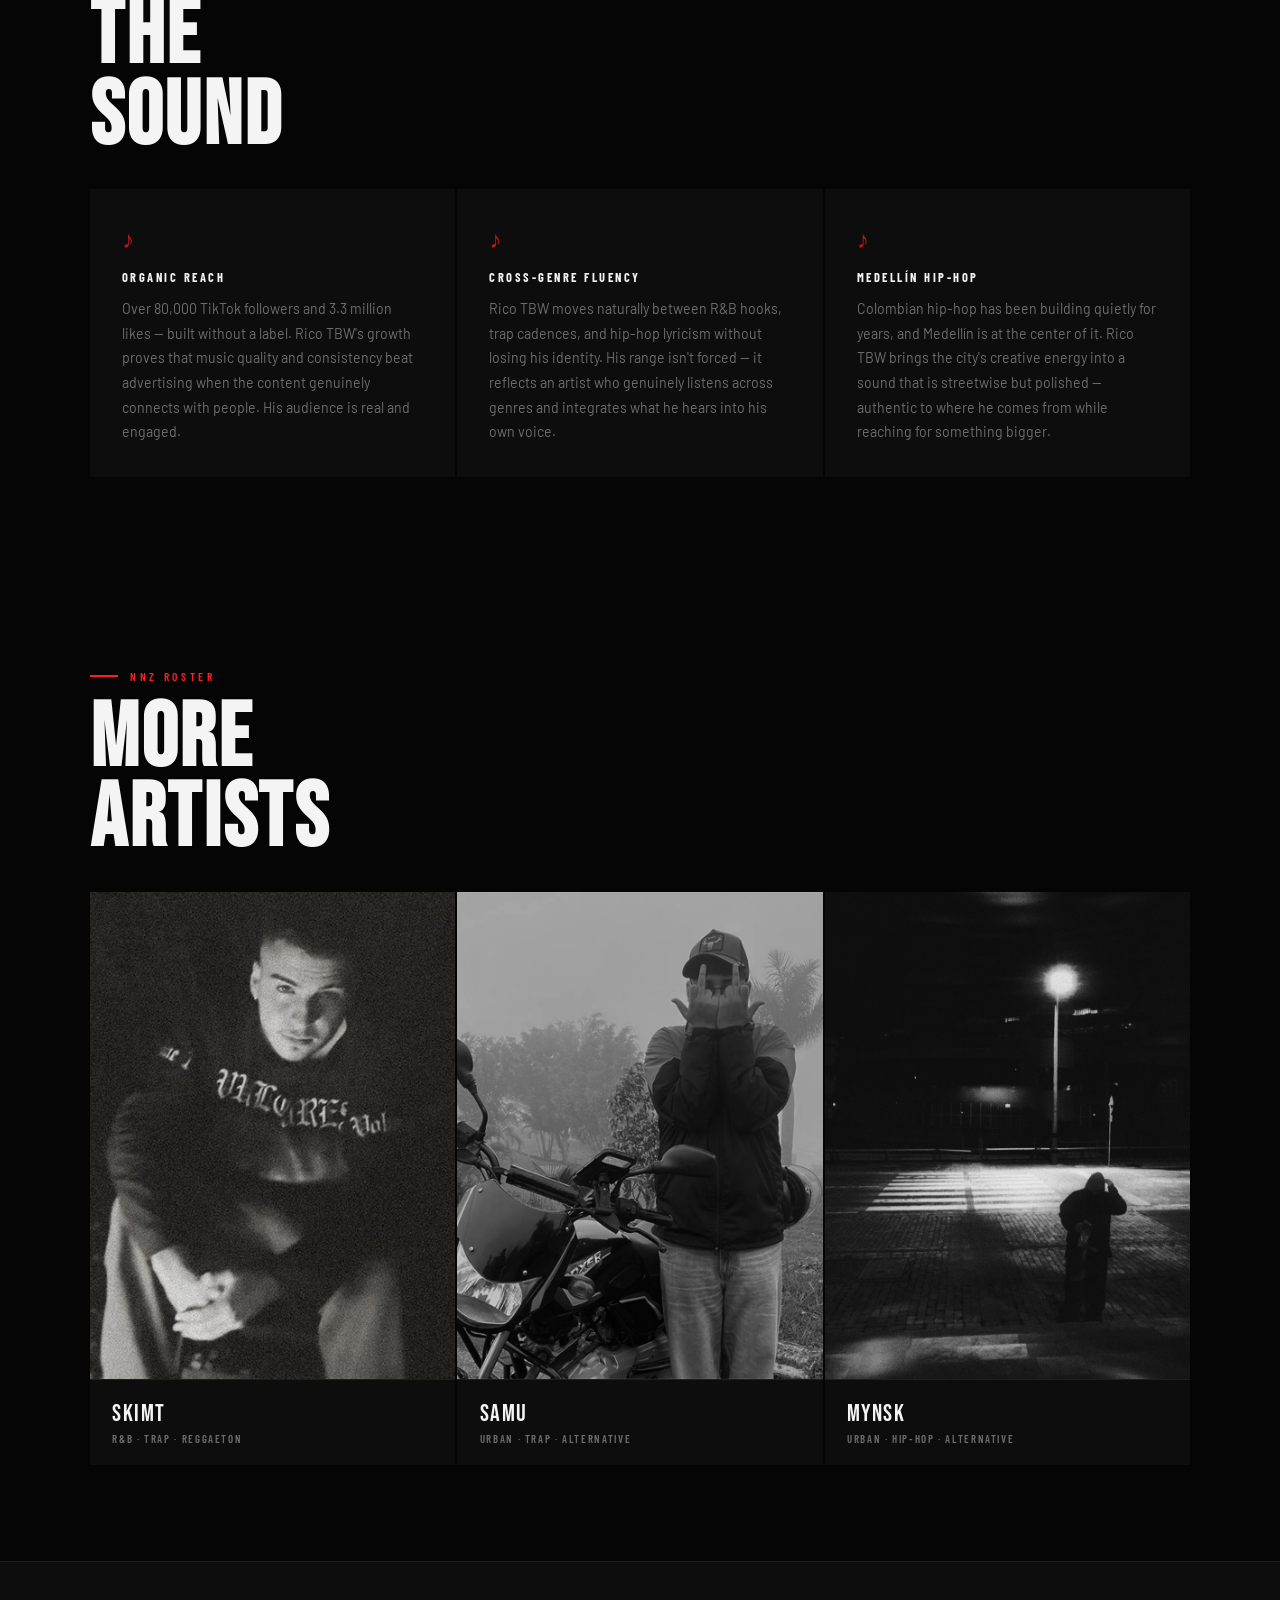
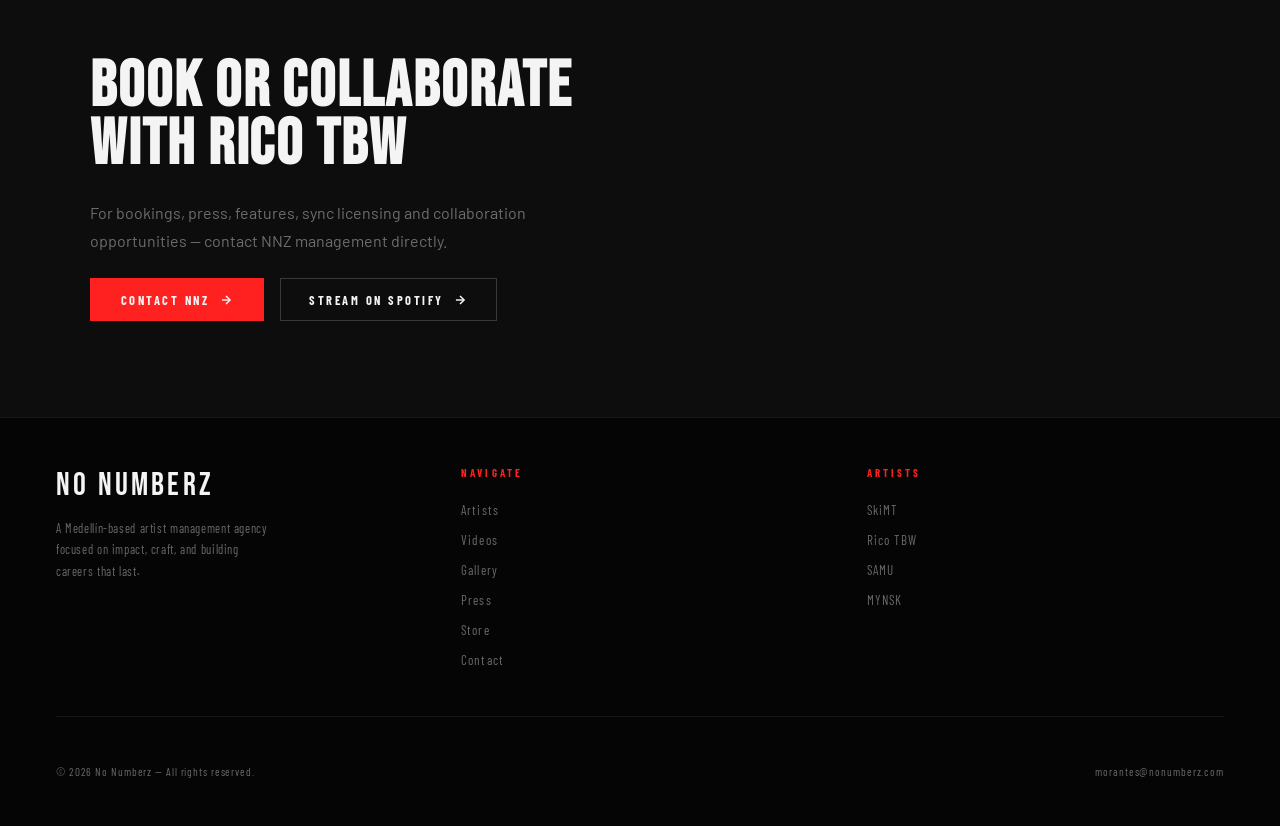
<file: artists/rico-tbw.html>
<!DOCTYPE html>
<html lang="en" dir="ltr">
<head>
  <meta charset="UTF-8" /><meta name="viewport" content="width=device-width, initial-scale=1.0" />
  <title>Rico TBW — R&B, Trap & Hip-Hop Artist from Medellín | No Numberz (NNZ)</title>
  <meta name="description" content="Rico TBW is a Colombian R&B, Trap, Rap and Hip-Hop artist from Medellín managed by NNZ. 80K+ TikTok followers, 3.3M likes. Known for Me pego me pego and HABLAMOS DE LO MISMO. Stream on Spotify." />
  <meta name="keywords" content="Rico TBW, Rico TBW artista colombiano, Rico TBW Spotify, Rico TBW TikTok, NNZ artista, R&B Colombia, hip-hop Medellín, trap Colombia, No Numberz, artista colombiano trap" />
  <meta name="robots" content="index, follow, max-snippet:-1, max-image-preview:large" />
  <link rel="canonical" href="https://nonumberz.com/artists/rico-tbw" />
  <meta property="og:type" content="profile" /><meta property="og:url" content="https://nonumberz.com/artists/rico-tbw" />
  <meta property="og:title" content="Rico TBW — R&B, Trap & Hip-Hop Artist | No Numberz" />
  <meta property="og:description" content="Colombian R&B, Trap and Hip-Hop artist from Medellín. 80K+ TikTok followers. Me pego me pego and HABLAMOS DE LO MISMO on Spotify." />
  <meta property="og:image" content="https://nonumberz.com/assets/rico.png" /><meta property="og:site_name" content="No Numberz" />
  <meta name="twitter:card" content="summary_large_image" /><meta name="twitter:site" content="@nonumberzlabel" />
  <meta name="twitter:title" content="Rico TBW — R&B, Trap & Hip-Hop Artist | No Numberz" />
  <meta name="twitter:description" content="Colombian R&B and Trap artist from Medellín. 80K+ TikTok followers. Stream on Spotify." />
  <meta name="twitter:image" content="https://nonumberz.com/assets/rico.png" />
  <script type="application/ld+json">{"@context":"https://schema.org","@type":"MusicGroup","name":"Rico TBW","description":"Rico TBW is a Colombian R&B, Trap, Rap and Hip-Hop artist from Medellín, Colombia, managed by No Numberz (NNZ). With over 80K TikTok followers and 3.3M likes earned organically, Rico TBW is one of the fastest-growing voices in Colombian urban music.","genre":["R&B","Trap","Rap","Hip-Hop"],"image":"https://nonumberz.com/assets/rico.png","url":"https://nonumberz.com/artists/rico-tbw","foundingLocation":{"@type":"Place","name":"Medellín, Colombia"},"memberOf":{"@type":"Organization","name":"No Numberz","url":"https://nonumberz.com"},"sameAs":["https://open.spotify.com/artist/2BH6N2tMUGsXF1FkPpMgYz","https://www.instagram.com/rico_tbw/","https://www.tiktok.com/@rico_tbw"],"track":[{"@type":"MusicRecording","name":"Me pego me pego","url":"https://www.youtube.com/watch?v=1hW68EI9xbM"},{"@type":"MusicRecording","name":"HABLAMOS DE LO MISMO","url":"https://www.youtube.com/watch?v=sRa7Nu3lT5c"}]}</script>
  <script type="application/ld+json">{"@context":"https://schema.org","@type":"BreadcrumbList","itemListElement":[{"@type":"ListItem","position":1,"name":"No Numberz","item":"https://nonumberz.com/"},{"@type":"ListItem","position":2,"name":"Artists","item":"https://nonumberz.com/#artists"},{"@type":"ListItem","position":3,"name":"Rico TBW","item":"https://nonumberz.com/artists/rico-tbw"}]}</script>
  <link rel="icon" href="/favicon.ico" type="image/x-icon" />
  <link rel="preconnect" href="https://fonts.googleapis.com" /><link rel="preconnect" href="https://fonts.gstatic.com" crossorigin />
  <link href="https://fonts.googleapis.com/css2?family=Bebas+Neue&family=Barlow:wght@400;500;600&family=Barlow+Condensed:wght@300;400;600;700&display=swap" rel="stylesheet" />
  <link rel="stylesheet" href="../styles.css" /><link rel="stylesheet" href="artist.css" />
  <script async src="https://www.googletagmanager.com/gtag/js?id=G-11GTEVNQRZ"></script>
  <script>window.dataLayer=window.dataLayer||[];function gtag(){dataLayer.push(arguments);}gtag('js',new Date());gtag('config','G-11GTEVNQRZ',{'anonymize_ip':true});</script>
</head>
<body>
<a href="#main-content" class="skip-link">Skip to main content</a>
<nav id="navbar" role="navigation" aria-label="Main navigation">
  <a href="/" class="nav-logo" aria-label="No Numberz home"><img src="/assets/nnz_white_logo_transparent.png" alt="NNZ logo" height="28" /><span class="nav-brand">NO NUMBERZ</span></a>
  <ul class="nav-links"><li><a href="/#artists">Artists</a></li><li><a href="/#videos">Videos</a></li><li><a href="/#gallery">Gallery</a></li><li><a href="/#press">Press</a></li><li><a href="/#store">Store</a></li><li><a href="/#contact">Contact</a></li></ul>
  <a href="/#contact" class="nav-cta">Get in touch</a>
  <button class="hamburger" id="hamburger" aria-label="Open menu" aria-expanded="false"><span></span><span></span><span></span></button>
</nav>
<div class="mobile-menu" id="mobileMenu" aria-hidden="true">
  <a href="/#artists" onclick="closeMenu()">Artists</a><a href="/#videos" onclick="closeMenu()">Videos</a><a href="/#gallery" onclick="closeMenu()">Gallery</a><a href="/#press" onclick="closeMenu()">Press</a><a href="/#store" onclick="closeMenu()">Store</a><a href="/#contact" onclick="closeMenu()">Contact</a>
</div>

<main id="main-content" role="main">

  <!-- HERO -->
  <header class="ap-hero">
    <div class="ap-hero-bg"><img src="/assets/rico.png" alt="" aria-hidden="true" /><div class="ap-hero-overlay"></div></div>
    <div class="ap-hero-inner">
      <nav class="ap-breadcrumb" aria-label="Breadcrumb"><a href="/">No Numberz</a> <span aria-hidden="true">/</span> <a href="/#artists">Artists</a> <span aria-hidden="true">/</span> <span aria-current="page">Rico TBW</span></nav>
      <div class="ap-hero-tag">02 — NNZ Roster</div>
      <h1 class="ap-artist-name">RICO TBW</h1>
      <p class="ap-genres">R&amp;B · Trap · Rap · Hip-Hop</p>
      <p class="ap-location">Medellín, Colombia</p>
      <div class="ap-socials">
        <a href="https://open.spotify.com/artist/2BH6N2tMUGsXF1FkPpMgYz" target="_blank" rel="noopener" class="ap-social-btn"><svg viewBox="0 0 24 24" aria-hidden="true"><path d="M12 0C5.4 0 0 5.4 0 12s5.4 12 12 12 12-5.4 12-12S18.66 0 12 0zm5.521 17.34c-.24.359-.66.48-1.021.24-2.82-1.74-6.36-2.101-10.561-1.141-.418.122-.779-.179-.899-.539-.12-.421.18-.78.54-.9 4.56-1.021 8.52-.6 11.64 1.32.42.18.479.659.301 1.02zm1.44-3.3c-.301.42-.841.6-1.262.3-3.239-1.98-8.159-2.58-11.939-1.38-.479.12-1.02-.12-1.14-.6-.12-.48.12-1.021.6-1.141C9.6 9.9 15 10.561 18.72 12.84c.361.181.54.78.241 1.2zm.12-3.36C15.24 8.4 8.82 8.16 5.16 9.301c-.6.179-1.2-.181-1.38-.721-.18-.601.18-1.2.72-1.381 4.26-1.26 11.28-1.02 15.721 1.621.539.3.719 1.02.419 1.56-.299.421-1.02.599-1.559.3z"/></svg>Spotify</a>
        <a href="https://www.instagram.com/rico_tbw/" target="_blank" rel="noopener" class="ap-social-btn"><svg viewBox="0 0 24 24" aria-hidden="true"><path d="M12 2.163c3.204 0 3.584.012 4.85.07 3.252.148 4.771 1.691 4.919 4.919.058 1.265.069 1.645.069 4.849 0 3.205-.012 3.584-.069 4.849-.149 3.225-1.664 4.771-4.919 4.919-1.266.058-1.644.07-4.85.07-3.204 0-3.584-.012-4.849-.07-3.26-.149-4.771-1.699-4.919-4.92-.058-1.265-.07-1.644-.07-4.849 0-3.204.013-3.583.07-4.849.149-3.227 1.664-4.771 4.919-4.919 1.266-.057 1.645-.069 4.849-.069zm0-2.163c-3.259 0-3.667.014-4.947.072-4.358.2-6.78 2.618-6.98 6.98-.059 1.281-.073 1.689-.073 4.948 0 3.259.014 3.668.072 4.948.2 4.358 2.618 6.78 6.98 6.98 1.281.058 1.689.072 4.948.072 3.259 0 3.668-.014 4.948-.072 4.354-.2 6.782-2.618 6.979-6.98.059-1.28.073-1.689.073-4.948 0-3.259-.014-3.667-.072-4.947-.196-4.354-2.617-6.78-6.979-6.98-1.281-.059-1.69-.073-4.949-.073zm0 5.838c-3.403 0-6.162 2.759-6.162 6.162s2.759 6.163 6.162 6.163 6.162-2.759 6.162-6.163c0-3.403-2.759-6.162-6.162-6.162zm0 10.162c-2.209 0-4-1.79-4-4 0-2.209 1.791-4 4-4s4 1.791 4 4c0 2.21-1.791 4-4 4zm6.406-11.845c-.796 0-1.441.645-1.441 1.44s.645 1.44 1.441 1.44c.795 0 1.439-.645 1.439-1.44s-.644-1.44-1.439-1.44z"/></svg>Instagram</a>
        <a href="https://www.tiktok.com/@rico_tbw" target="_blank" rel="noopener" class="ap-social-btn"><svg viewBox="0 0 24 24" aria-hidden="true"><path d="M19.59 6.69a4.83 4.83 0 01-3.77-4.25V2h-3.45v13.67a2.89 2.89 0 01-2.88 2.5 2.89 2.89 0 01-2.89-2.89 2.89 2.89 0 012.89-2.89c.28 0 .54.04.79.1V9.01a6.27 6.27 0 00-.79-.05 6.34 6.34 0 00-6.34 6.34 6.34 6.34 0 006.34 6.34 6.34 6.34 0 006.33-6.34V8.69a8.18 8.18 0 004.78 1.52V6.78a4.85 4.85 0 01-1.01-.09z"/></svg>TikTok</a>
      </div>
    </div>
  </header>

  <!-- BIO -->
  <section class="ap-section ap-bio-section" id="about">
    <div class="ap-container">
      <div class="ap-bio-grid">
        <div class="ap-bio-text">
          <div class="section-tag">About</div>
          <h2 class="ap-section-h">WHO IS<br><span class="red">RICO TBW?</span></h2>
          <p>Rico TBW is one of the most compelling arguments for organic artist development in Colombian music right now. With over 80,000 TikTok followers and 3.3 million likes — all built without a label push — he has proven that the right music, presented consistently, can find its audience on its own terms.</p>
          <p>His sound is a natural fit for a generation that grew up listening to everything at once. R&amp;B's emotional architecture sits alongside trap's hard-hitting cadence and hip-hop's narrative directness, producing tracks that feel current without chasing trends. Rico TBW doesn't make music that sounds like what's working right now — he makes music that sounds like himself, and the numbers reflect that authenticity.</p>
          <p>Based in Medellín and managed by No Numberz (NNZ) since 2024, Rico TBW has channeled the creative energy of one of Latin America's most vibrant cities into a catalog that is still growing. Tracks like <strong>Me pego me pego (Prod. Andrew)</strong> and <strong>HABLAMOS DE LO MISMO</strong> demonstrate his range: from infectious, hook-driven production to grittier, more confessional moments where the rapping carries the weight.</p>
          <p>His trajectory is a case study in what discipline looks like at the early stage of a career. No shortcuts. No viral gimmicks. Just music that hits — and an audience that keeps growing because of it.</p>
          <p>For bookings or press — contact NNZ at <a href="mailto:morantes@nonumberz.com" style="color:var(--accent);">morantes@nonumberz.com</a>.</p>
          <div class="ap-stats">
            <div class="ap-stat"><span class="ap-stat-n">80K+</span><span class="ap-stat-l">TikTok Followers</span></div>
            <div class="ap-stat"><span class="ap-stat-n">3.3M</span><span class="ap-stat-l">TikTok Likes</span></div>
          </div>
          <div class="ap-facts" style="margin-top:1rem;">
            <div class="ap-fact"><span class="ap-fact-label">Origin</span><span class="ap-fact-val">Medellín, Colombia</span></div>
            <div class="ap-fact"><span class="ap-fact-label">Genres</span><span class="ap-fact-val">R&amp;B · Trap · Rap · Hip-Hop</span></div>
            <div class="ap-fact"><span class="ap-fact-label">Management</span><span class="ap-fact-val">No Numberz (NNZ)</span></div>
            <div class="ap-fact"><span class="ap-fact-label">Active Since</span><span class="ap-fact-val">2024</span></div>
          </div>
        </div>
        <div class="ap-bio-photo">
          <img src="/assets/rico.png" alt="Rico TBW — Colombian R&B, Trap and Hip-Hop artist from Medellín, managed by No Numberz NNZ" />
        </div>
      </div>
    </div>
  </section>

  <!-- DISCOGRAPHY -->
  <section class="ap-section ap-disco-section" id="music">
    <div class="ap-container">
      <div class="section-tag">Discography</div>
      <h2 class="ap-section-h">THE<br><span class="red">MUSIC</span></h2>
      <p class="ap-stream-desc">Rico TBW releases music across R&amp;B, Trap and Hip-Hop — building a catalog that grows with him. Every track is available on Spotify and all major streaming platforms.</p>
      <div class="ap-tracks">
        <div class="ap-track">
          <div class="ap-track-num">01</div>
          <div class="ap-track-info">
            <span class="ap-track-title">Me pego me pego</span>
            <span class="ap-track-meta">Single · Trap / R&amp;B · Prod. Andrew · 2024</span>
            <p class="ap-track-desc">Rico TBW's most infectious release to date. Me pego me pego is built on a production by Andrew that locks into a groove immediately and doesn't let go. The track showcases Rico's ability to write hooks that land on first listen and stick long after — a skill that separates artists who build real audiences from those who chase one-time plays.</p>
          </div>
          <a href="https://www.youtube.com/watch?v=1hW68EI9xbM" target="_blank" rel="noopener" class="ap-track-btn" aria-label="Watch Me pego me pego on YouTube">Watch ↗</a>
        </div>
        <div class="ap-track">
          <div class="ap-track-num">02</div>
          <div class="ap-track-info">
            <span class="ap-track-title">HABLAMOS DE LO MISMO</span>
            <span class="ap-track-meta">Single · Hip-Hop / Trap · 2024</span>
            <p class="ap-track-desc">A harder, more direct side of Rico TBW. HABLAMOS DE LO MISMO leans into the hip-hop and rap influence in his catalog — sharp lyricism, deliberate delivery, and production that gives the words room to breathe. It's the kind of track that shows an artist who knows how to switch modes without losing his voice.</p>
          </div>
          <a href="https://www.youtube.com/watch?v=sRa7Nu3lT5c" target="_blank" rel="noopener" class="ap-track-btn" aria-label="Watch HABLAMOS DE LO MISMO on YouTube">Watch ↗</a>
        </div>
        <div class="ap-track ap-track-cta">
          <div class="ap-track-num">+</div>
          <div class="ap-track-info">
            <span class="ap-track-title">Full Catalog on Spotify</span>
            <span class="ap-track-meta">All releases · Updated regularly</span>
            <p class="ap-track-desc">Rico TBW's complete Spotify catalog includes all singles and features. Follow the artist profile to be notified when new music drops — it drops consistently.</p>
          </div>
          <a href="https://open.spotify.com/artist/2BH6N2tMUGsXF1FkPpMgYz" target="_blank" rel="noopener" class="ap-track-btn">Stream ↗</a>
        </div>
      </div>
      <div class="ap-embed" style="margin-top:3rem;">
        <iframe src="https://open.spotify.com/embed/artist/2BH6N2tMUGsXF1FkPpMgYz?utm_source=generator&theme=0" height="352" allow="autoplay; clipboard-write; encrypted-media; fullscreen; picture-in-picture" loading="lazy" title="Rico TBW on Spotify — Full artist profile"></iframe>
      </div>
    </div>
  </section>

  <!-- VIDEOS -->
  <section class="ap-section ap-videos-section" id="videos">
    <div class="ap-container">
      <div class="section-tag">Visual</div>
      <h2 class="ap-section-h">MUSIC<br><span class="red">VIDEOS</span></h2>
      <div class="ap-video-grid">
        <div class="ap-vcard">
          <a href="https://www.youtube.com/watch?v=1hW68EI9xbM" target="_blank" rel="noopener" aria-label="Watch Rico TBW - Me pego me pego on YouTube">
            <img src="https://img.youtube.com/vi/1hW68EI9xbM/maxresdefault.jpg" alt="Rico TBW - Me pego me pego (Prod. Andrew) — Colombian trap R&B music video" loading="lazy" onerror="this.src='/assets/rico.png'" />
            <div class="ap-vcard-play" aria-hidden="true"><svg viewBox="0 0 80 80" fill="none"><circle cx="40" cy="40" r="39" stroke="white" stroke-width="1.5" stroke-opacity="0.6"/><path d="M32 27l22 13-22 13V27z" fill="white"/></svg></div>
          </a>
          <div class="ap-vcard-info"><span class="ap-vcard-artist">Rico TBW</span><span class="ap-vcard-title">Me pego me pego (Prod. Andrew)</span></div>
        </div>
        <div class="ap-vcard">
          <a href="https://www.youtube.com/watch?v=sRa7Nu3lT5c" target="_blank" rel="noopener" aria-label="Watch Rico TBW - HABLAMOS DE LO MISMO on YouTube">
            <img src="https://img.youtube.com/vi/sRa7Nu3lT5c/maxresdefault.jpg" alt="HABLAMOS DE LO MISMO - Rico TBW — Colombian hip-hop trap music video" loading="lazy" onerror="this.src='/assets/rico.png'" />
            <div class="ap-vcard-play" aria-hidden="true"><svg viewBox="0 0 80 80" fill="none"><circle cx="40" cy="40" r="39" stroke="white" stroke-width="1.5" stroke-opacity="0.6"/><path d="M32 27l22 13-22 13V27z" fill="white"/></svg></div>
          </a>
          <div class="ap-vcard-info"><span class="ap-vcard-artist">Rico TBW</span><span class="ap-vcard-title">HABLAMOS DE LO MISMO</span></div>
        </div>
      </div>
    </div>
  </section>

  <!-- SOUND PROFILE -->
  <section class="ap-section ap-sound-section">
    <div class="ap-container">
      <div class="section-tag">Sound</div>
      <h2 class="ap-section-h">THE<br><span class="red">SOUND</span></h2>
      <div class="ap-sound-grid">
        <div class="ap-sound-card">
          <div class="ap-sound-icon">♪</div>
          <h3>Organic Reach</h3>
          <p>Over 80,000 TikTok followers and 3.3 million likes — built without a label. Rico TBW's growth proves that music quality and consistency beat advertising when the content genuinely connects with people. His audience is real and engaged.</p>
        </div>
        <div class="ap-sound-card">
          <div class="ap-sound-icon">♪</div>
          <h3>Cross-Genre Fluency</h3>
          <p>Rico TBW moves naturally between R&amp;B hooks, trap cadences, and hip-hop lyricism without losing his identity. His range isn't forced — it reflects an artist who genuinely listens across genres and integrates what he hears into his own voice.</p>
        </div>
        <div class="ap-sound-card">
          <div class="ap-sound-icon">♪</div>
          <h3>Medellín Hip-Hop</h3>
          <p>Colombian hip-hop has been building quietly for years, and Medellín is at the center of it. Rico TBW brings the city's creative energy into a sound that is streetwise but polished — authentic to where he comes from while reaching for something bigger.</p>
        </div>
      </div>
    </div>
  </section>

  <!-- MORE ARTISTS -->
  <section class="ap-section ap-roster-nav">
    <div class="ap-container">
      <div class="section-tag">NNZ Roster</div>
      <h2 class="ap-section-h">MORE<br><span class="red">ARTISTS</span></h2>
      <div class="ap-roster-grid">
        <a href="/artists/skimt.html" class="ap-roster-card"><img src="/assets/skimt.jpeg" alt="SkiMT — Colombian R&B Trap artist, NNZ Medellín" loading="lazy" /><div class="ap-roster-card-body"><span class="ap-roster-name">SKIMT</span><span class="ap-roster-genre">R&amp;B · Trap · Reggaeton</span></div></a>
        <a href="/artists/samu.html" class="ap-roster-card"><img src="/assets/samu.png" alt="SAMU — Colombian Urban Trap artist, NNZ Medellín" loading="lazy" /><div class="ap-roster-card-body"><span class="ap-roster-name">SAMU</span><span class="ap-roster-genre">Urban · Trap · Alternative</span></div></a>
        <a href="/artists/mynsk.html" class="ap-roster-card"><img src="/assets/mynsk.png" alt="MYNSK — Colombian Urban Hip-Hop artist, NNZ Medellín" loading="lazy" /><div class="ap-roster-card-body"><span class="ap-roster-name">MYNSK</span><span class="ap-roster-genre">Urban · Hip-Hop · Alternative</span></div></a>
      </div>
    </div>
  </section>

  <!-- CTA -->
  <section class="ap-section ap-cta-section">
    <div class="ap-container ap-cta-inner">
      <h2 class="ap-cta-h">BOOK OR COLLABORATE<br><span class="red">WITH RICO TBW</span></h2>
      <p>For bookings, press, features, sync licensing and collaboration opportunities — contact NNZ management directly.</p>
      <div style="display:flex;gap:1rem;flex-wrap:wrap;">
        <a href="/#contact" class="btn btn-red">Contact NNZ <svg viewBox="0 0 24 24" fill="none" stroke="currentColor" stroke-width="2.5" width="14" height="14"><line x1="5" y1="12" x2="19" y2="12"/><polyline points="12 5 19 12 12 19"/></svg></a>
        <a href="https://open.spotify.com/artist/2BH6N2tMUGsXF1FkPpMgYz" target="_blank" rel="noopener" class="btn" style="border:1px solid rgba(255,255,255,0.18);color:var(--white);">Stream on Spotify <svg viewBox="0 0 24 24" fill="none" stroke="currentColor" stroke-width="2.5" width="14" height="14"><line x1="5" y1="12" x2="19" y2="12"/><polyline points="12 5 19 12 12 19"/></svg></a>
      </div>
    </div>
  </section>
</main>

<footer>
  <div class="footer-top">
    <div class="footer-brand-col"><span class="foot-brand">NO NUMBERZ</span><p>A Medellín-based artist management agency focused on impact, craft, and building careers that last.</p></div>
    <div class="footer-col"><h4>Navigate</h4><ul><li><a href="/#artists">Artists</a></li><li><a href="/#videos">Videos</a></li><li><a href="/#gallery">Gallery</a></li><li><a href="/#press">Press</a></li><li><a href="/#store">Store</a></li><li><a href="/#contact">Contact</a></li></ul></div>
    <div class="footer-col"><h4>Artists</h4><ul><li><a href="/artists/skimt.html">SkiMT</a></li><li><a href="/artists/rico-tbw.html">Rico TBW</a></li><li><a href="/artists/samu.html">SAMU</a></li><li><a href="/artists/mynsk.html">MYNSK</a></li></ul></div>
  </div>
  <div class="footer-bottom"><span class="foot-copy">© <span id="yr"></span> No Numberz — All rights reserved.</span><span class="foot-copy">morantes@nonumberz.com</span></div>
</footer>
<script>
  document.getElementById('yr').textContent = new Date().getFullYear();
  const hbg = document.getElementById('hamburger'), mob = document.getElementById('mobileMenu');
  hbg.addEventListener('click', () => { const o = hbg.classList.toggle('open'); mob.classList.toggle('open', o); hbg.setAttribute('aria-expanded', o); mob.setAttribute('aria-hidden', !o); });
  function closeMenu() { hbg.classList.remove('open'); mob.classList.remove('open'); hbg.setAttribute('aria-expanded','false'); mob.setAttribute('aria-hidden','true'); }
  window.closeMenu = closeMenu;
  window.addEventListener('scroll', () => { document.getElementById('navbar').classList.toggle('scrolled', window.scrollY > 50); }, { passive: true });
</script>
</body>
</html>
</file>
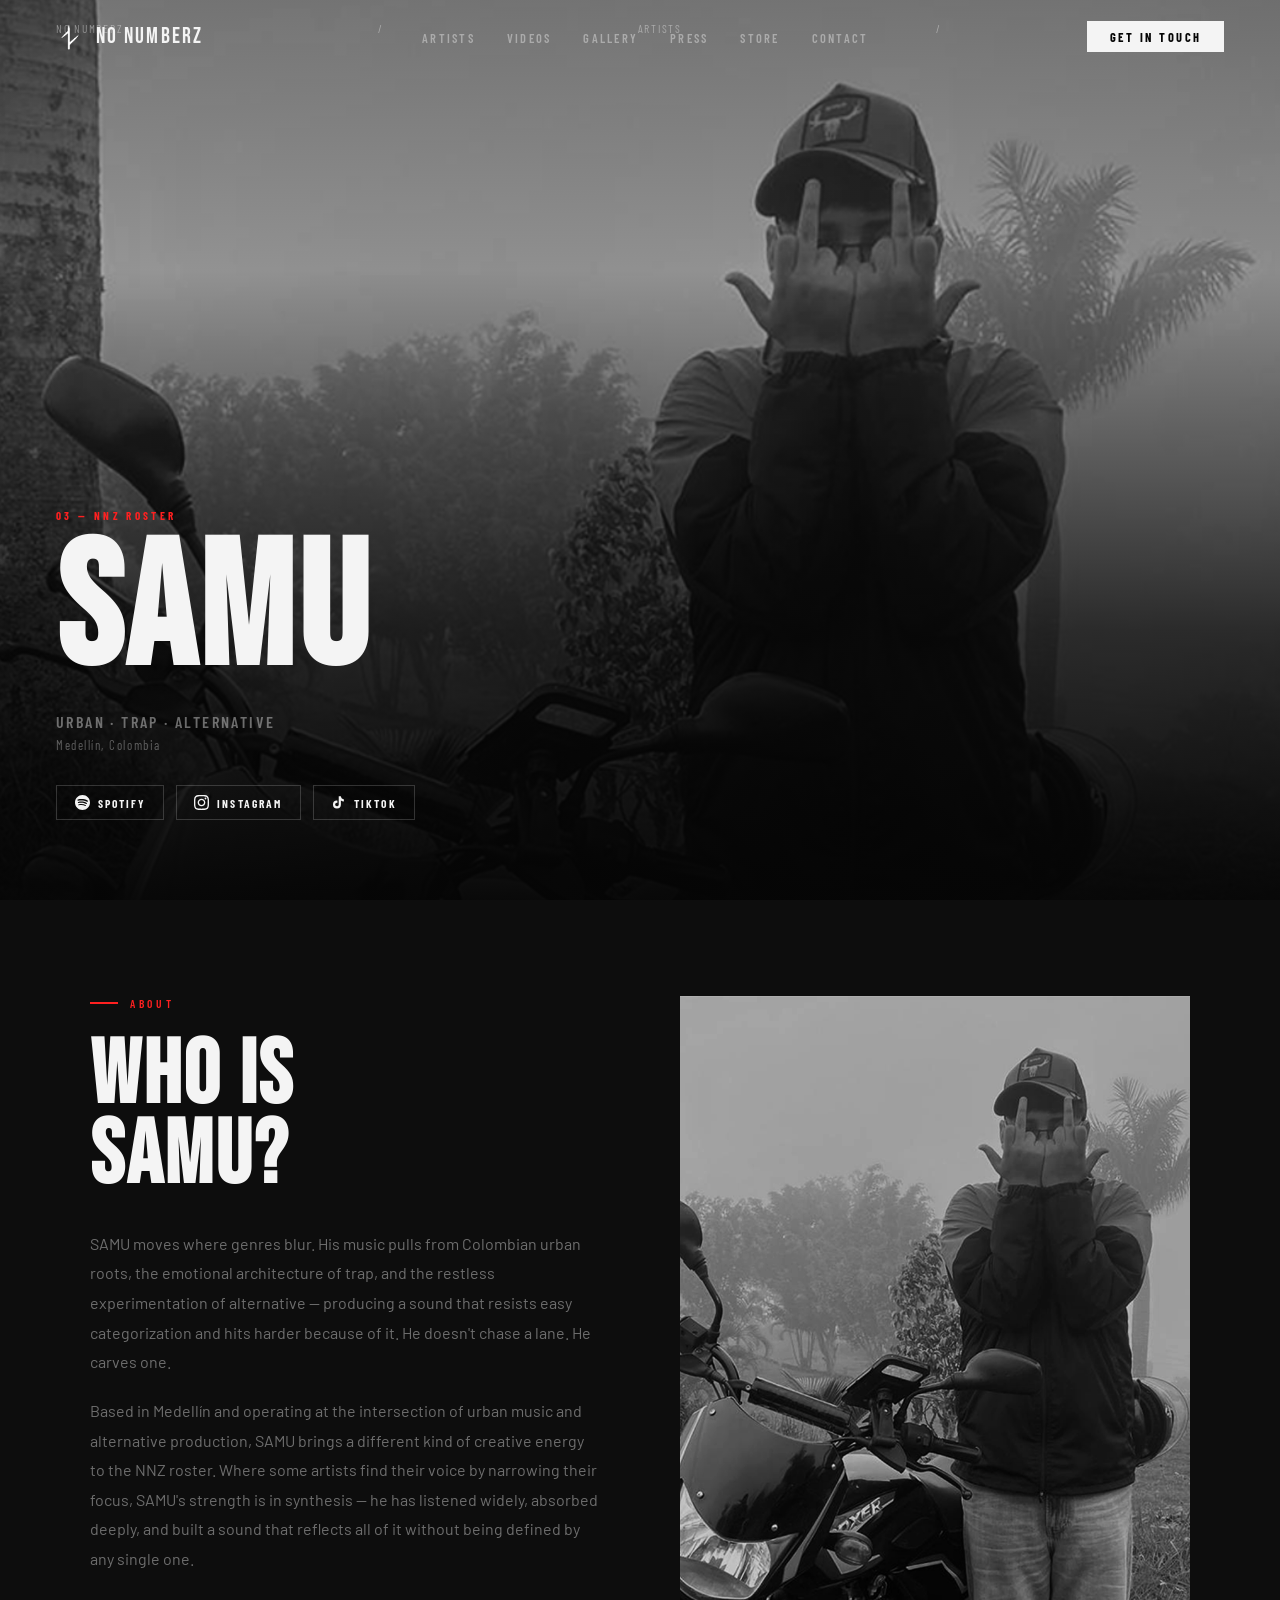
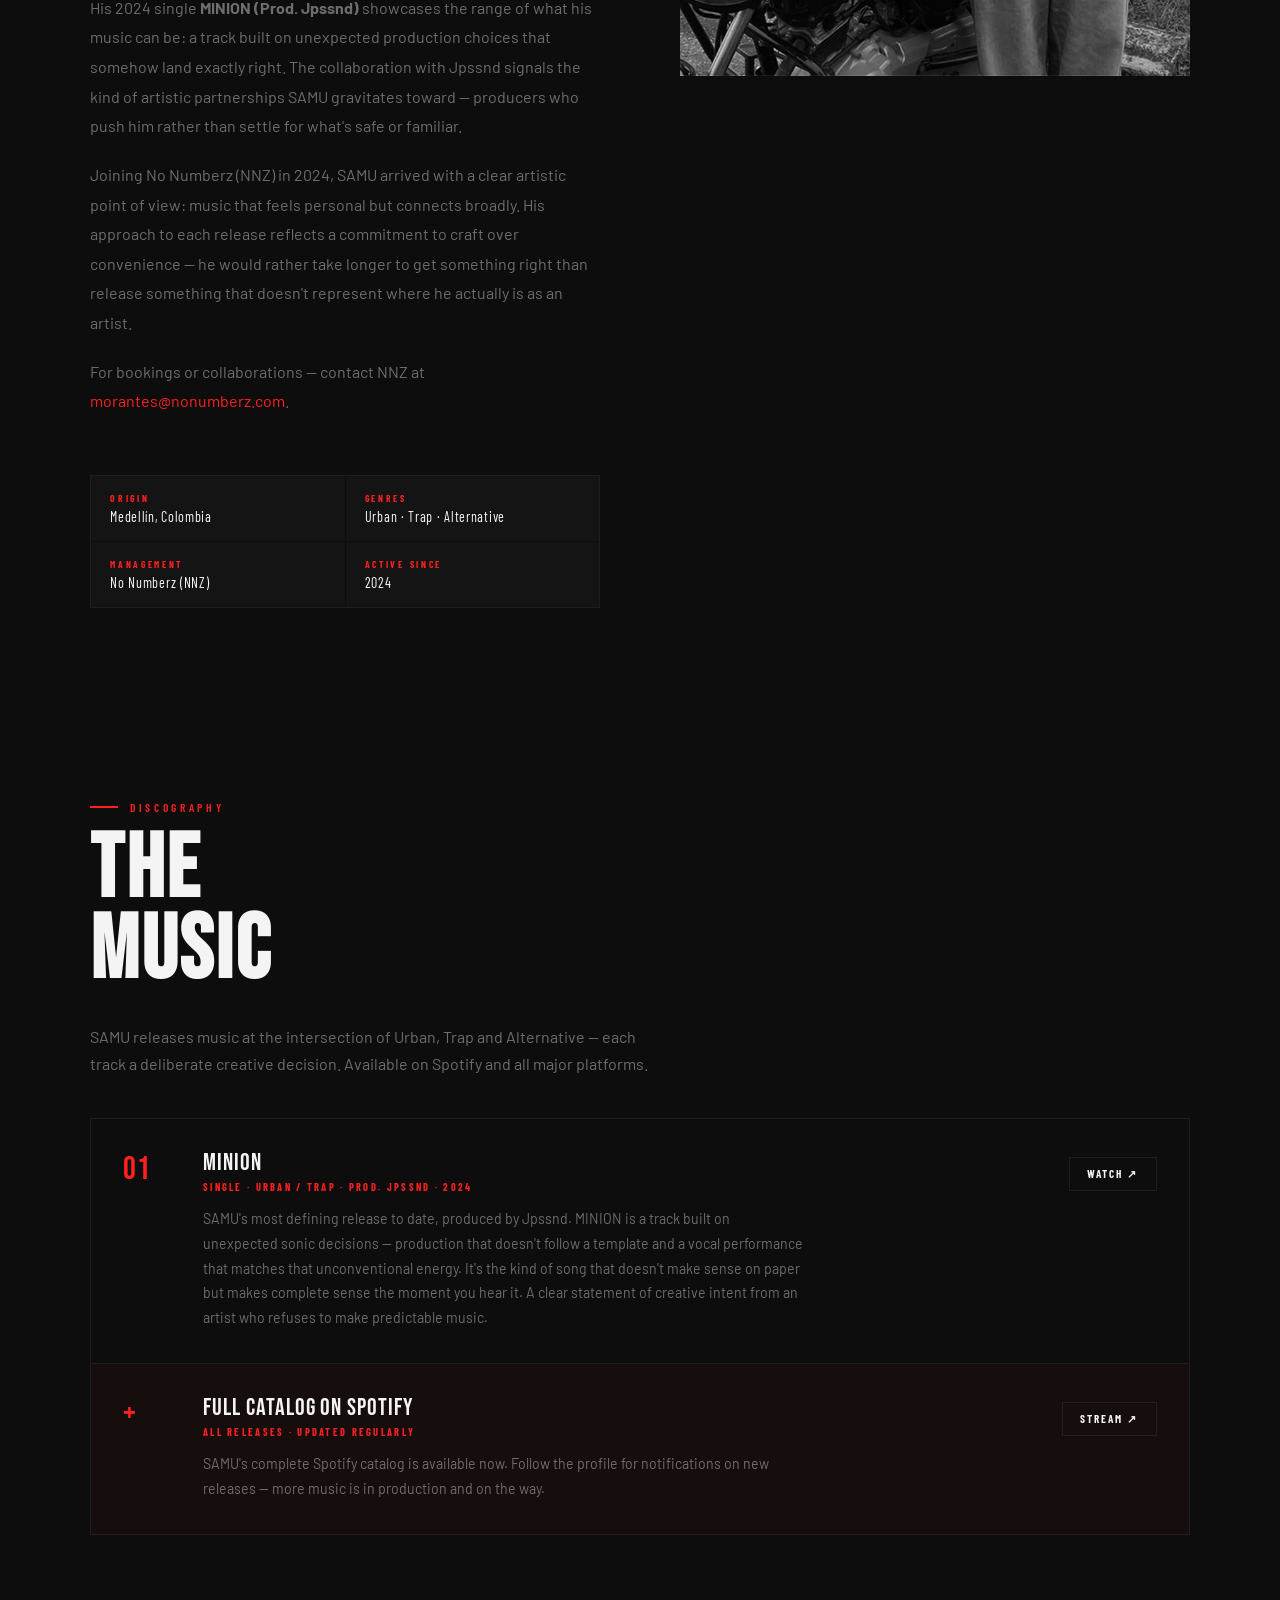
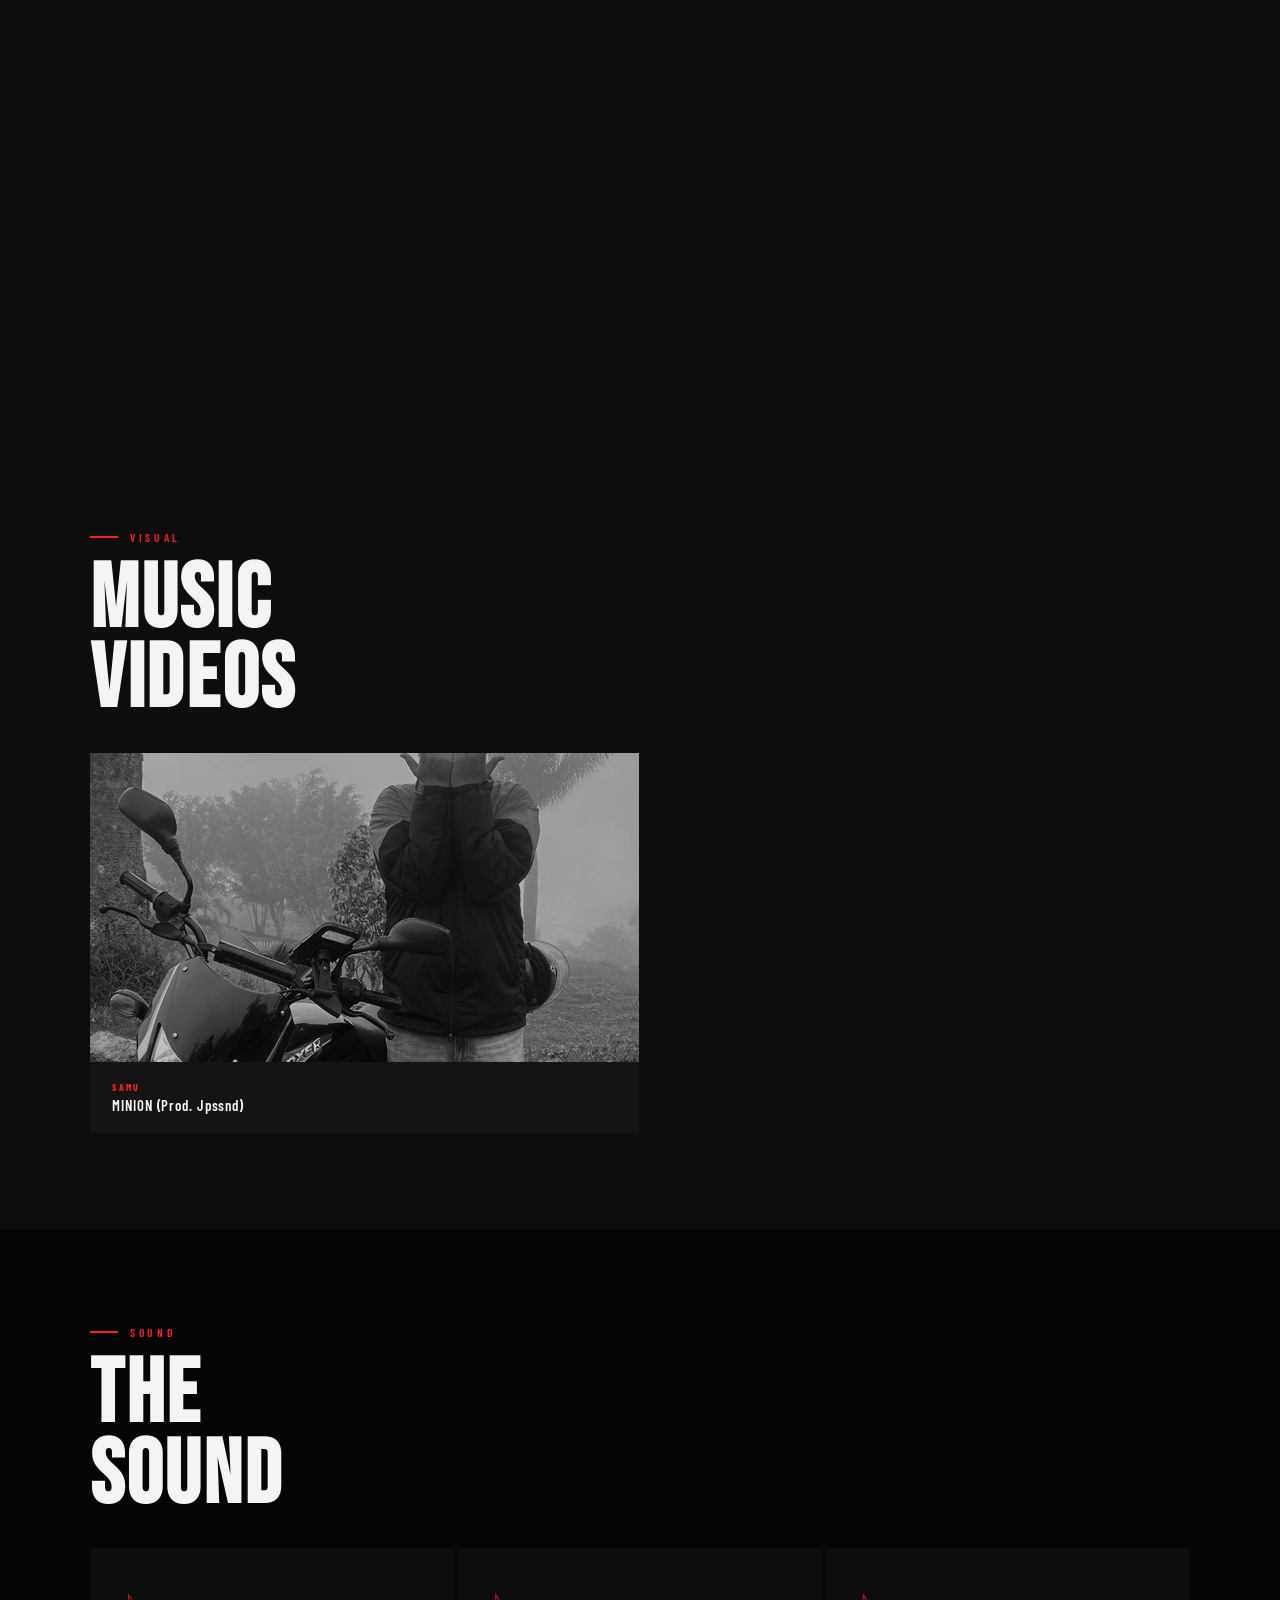
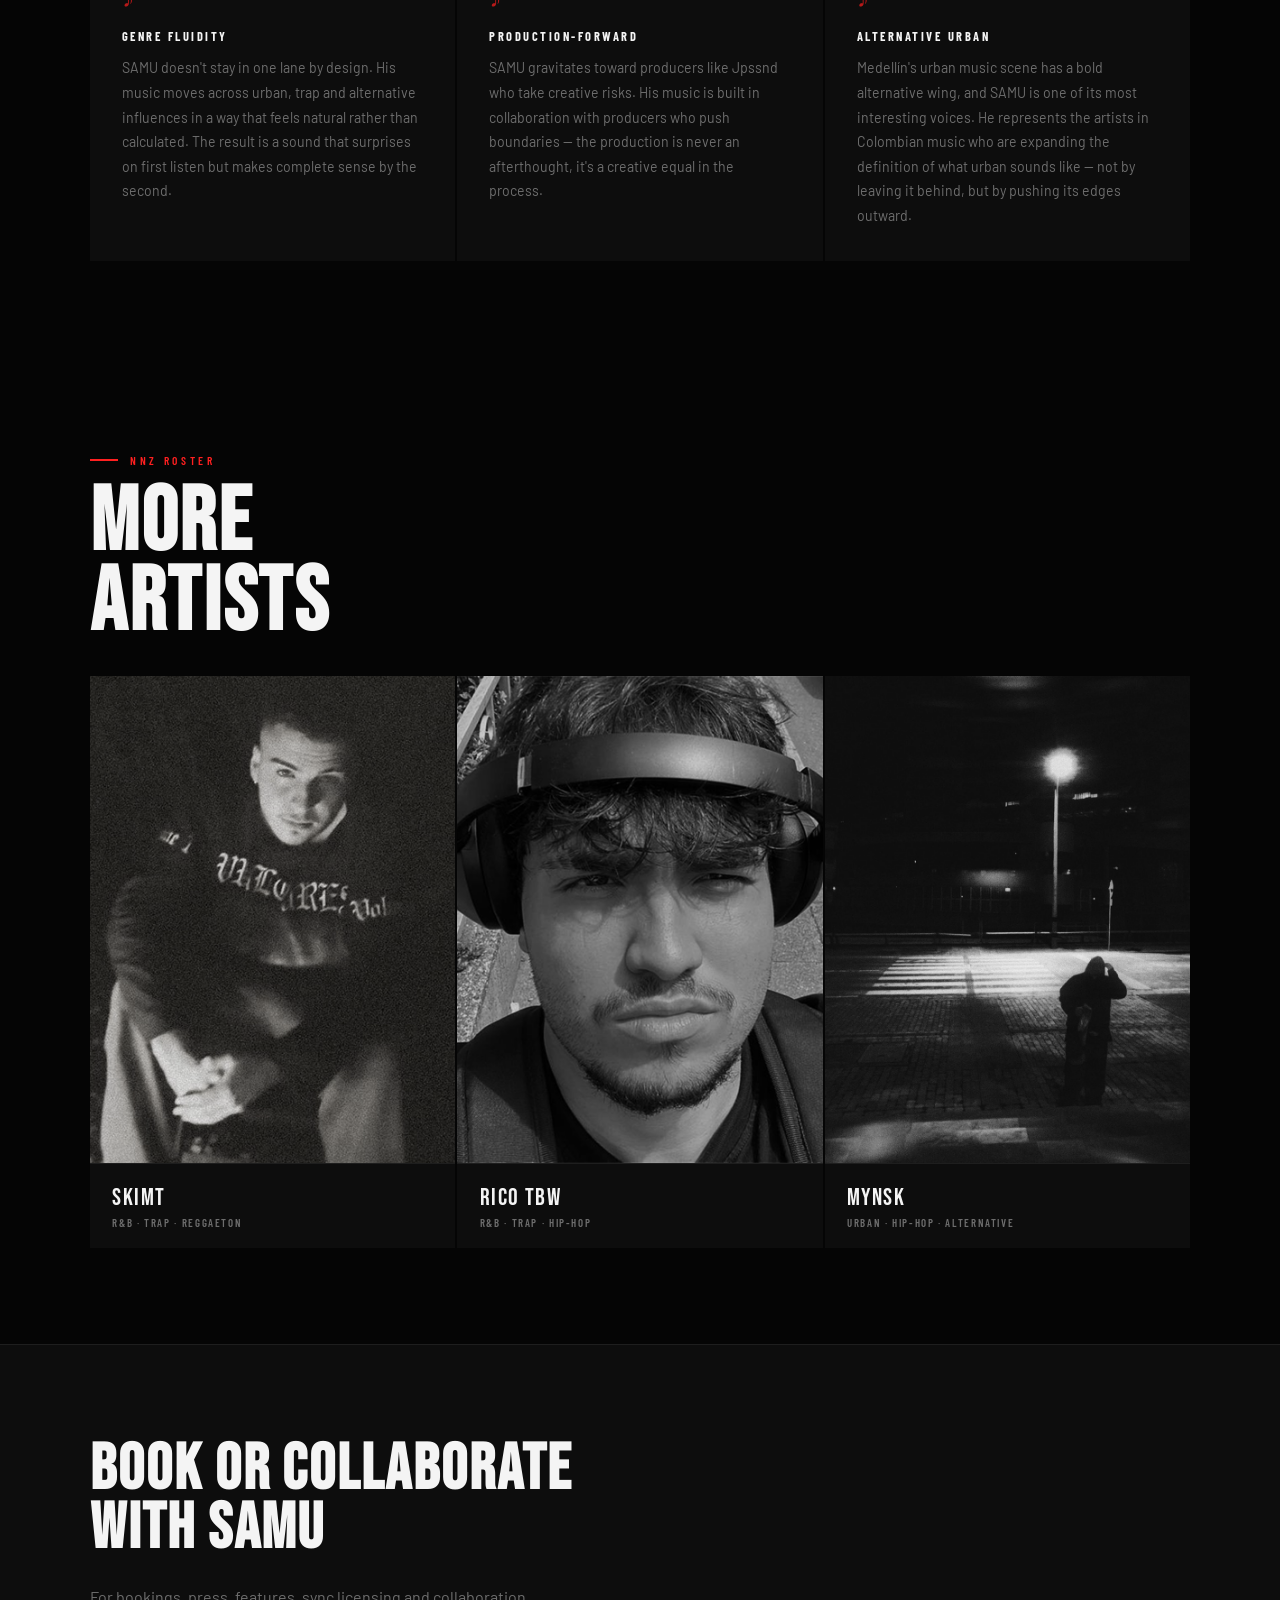
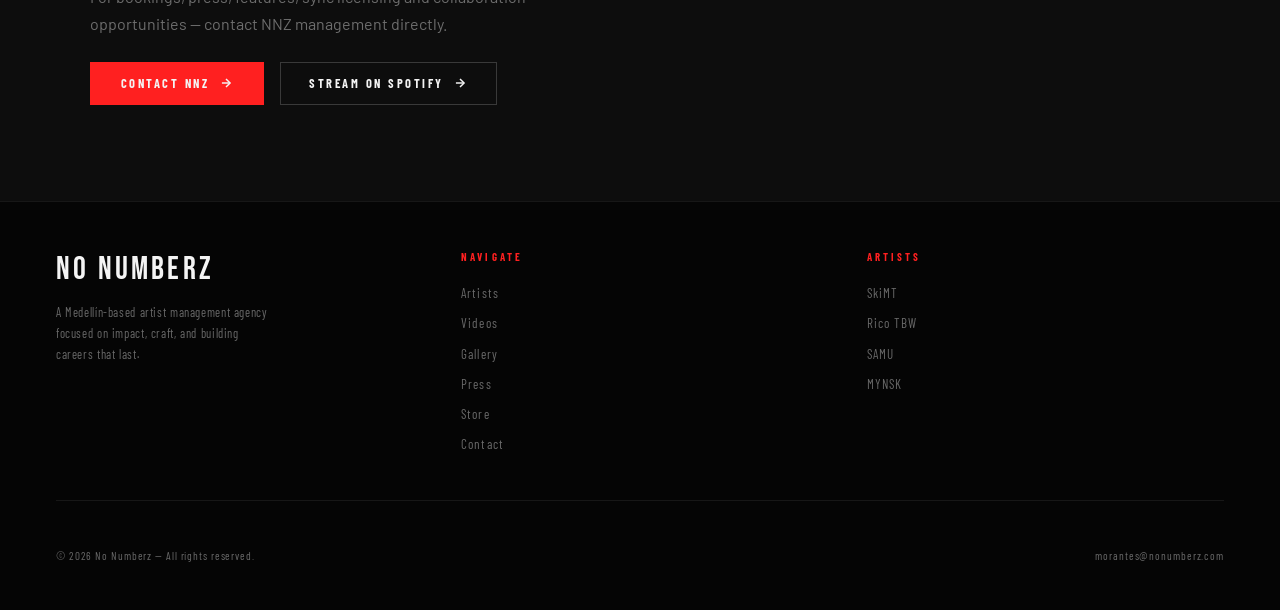
<file: artists/samu.html>
<!DOCTYPE html>
<html lang="en" dir="ltr">
<head>
  <meta charset="UTF-8" /><meta name="viewport" content="width=device-width, initial-scale=1.0" />
  <title>SAMU — Urban, Trap & Alternative Artist from Medellín | No Numberz (NNZ)</title>
  <meta name="description" content="SAMU is a Colombian Urban, Trap and Alternative artist from Medellín managed by NNZ. Known for MINION (Prod. Jpssnd). Genre-fluid sound that bridges urban Colombian music with alternative influences. Stream on Spotify." />
  <meta name="keywords" content="SAMU, SAMU artista colombiano, SAMU Spotify, SAMU MINION, NNZ artista, urban Colombia, trap alternativo Medellín, música urbana Colombia, No Numberz, samu_rdgz" />
  <meta name="robots" content="index, follow, max-snippet:-1, max-image-preview:large" />
  <link rel="canonical" href="https://nonumberz.com/artists/samu" />
  <meta property="og:type" content="profile" /><meta property="og:url" content="https://nonumberz.com/artists/samu" />
  <meta property="og:title" content="SAMU — Urban, Trap & Alternative Artist | No Numberz" />
  <meta property="og:description" content="Colombian Urban, Trap and Alternative artist from Medellín. MINION (Prod. Jpssnd) on Spotify." />
  <meta property="og:image" content="https://nonumberz.com/assets/samu.png" /><meta property="og:site_name" content="No Numberz" />
  <meta name="twitter:card" content="summary_large_image" /><meta name="twitter:site" content="@nonumberzlabel" />
  <meta name="twitter:title" content="SAMU — Urban, Trap & Alternative Artist | No Numberz" />
  <meta name="twitter:description" content="Colombian Urban, Trap and Alternative artist from Medellín. Stream MINION on Spotify." />
  <meta name="twitter:image" content="https://nonumberz.com/assets/samu.png" />
  <script type="application/ld+json">{"@context":"https://schema.org","@type":"MusicGroup","name":"SAMU","description":"SAMU is a Colombian Urban, Trap and Alternative artist from Medellín, Colombia, managed by No Numberz (NNZ). Known for genre-fluid productions that blend Colombian urban music with alternative influences. Known for MINION produced by Jpssnd.","genre":["Urban","Trap","Alternative"],"image":"https://nonumberz.com/assets/samu.png","url":"https://nonumberz.com/artists/samu","foundingLocation":{"@type":"Place","name":"Medellín, Colombia"},"memberOf":{"@type":"Organization","name":"No Numberz","url":"https://nonumberz.com"},"sameAs":["https://open.spotify.com/artist/3DdUMIdATa1z7xDsRpNt59","https://www.instagram.com/_samu_rdgz/","https://www.tiktok.com/@samu_rdgz1"],"track":[{"@type":"MusicRecording","name":"MINION","url":"https://www.youtube.com/watch?v=qkYrZUBUCTs"}]}</script>
  <script type="application/ld+json">{"@context":"https://schema.org","@type":"BreadcrumbList","itemListElement":[{"@type":"ListItem","position":1,"name":"No Numberz","item":"https://nonumberz.com/"},{"@type":"ListItem","position":2,"name":"Artists","item":"https://nonumberz.com/#artists"},{"@type":"ListItem","position":3,"name":"SAMU","item":"https://nonumberz.com/artists/samu"}]}</script>
  <link rel="icon" href="/favicon.ico" type="image/x-icon" />
  <link rel="preconnect" href="https://fonts.googleapis.com" /><link rel="preconnect" href="https://fonts.gstatic.com" crossorigin />
  <link href="https://fonts.googleapis.com/css2?family=Bebas+Neue&family=Barlow:wght@400;500;600&family=Barlow+Condensed:wght@300;400;600;700&display=swap" rel="stylesheet" />
  <link rel="stylesheet" href="../styles.css" /><link rel="stylesheet" href="artist.css" />
  <script async src="https://www.googletagmanager.com/gtag/js?id=G-11GTEVNQRZ"></script>
  <script>window.dataLayer=window.dataLayer||[];function gtag(){dataLayer.push(arguments);}gtag('js',new Date());gtag('config','G-11GTEVNQRZ',{'anonymize_ip':true});</script>
</head>
<body>
<a href="#main-content" class="skip-link">Skip to main content</a>
<nav id="navbar" role="navigation" aria-label="Main navigation">
  <a href="/" class="nav-logo" aria-label="No Numberz home"><img src="/assets/nnz_white_logo_transparent.png" alt="NNZ logo" height="28" /><span class="nav-brand">NO NUMBERZ</span></a>
  <ul class="nav-links"><li><a href="/#artists">Artists</a></li><li><a href="/#videos">Videos</a></li><li><a href="/#gallery">Gallery</a></li><li><a href="/#press">Press</a></li><li><a href="/#store">Store</a></li><li><a href="/#contact">Contact</a></li></ul>
  <a href="/#contact" class="nav-cta">Get in touch</a>
  <button class="hamburger" id="hamburger" aria-label="Open menu" aria-expanded="false"><span></span><span></span><span></span></button>
</nav>
<div class="mobile-menu" id="mobileMenu" aria-hidden="true">
  <a href="/#artists" onclick="closeMenu()">Artists</a><a href="/#videos" onclick="closeMenu()">Videos</a><a href="/#gallery" onclick="closeMenu()">Gallery</a><a href="/#press" onclick="closeMenu()">Press</a><a href="/#store" onclick="closeMenu()">Store</a><a href="/#contact" onclick="closeMenu()">Contact</a>
</div>

<main id="main-content" role="main">

  <!-- HERO -->
  <header class="ap-hero">
    <div class="ap-hero-bg"><img src="/assets/samu.png" alt="" aria-hidden="true" /><div class="ap-hero-overlay"></div></div>
    <div class="ap-hero-inner">
      <nav class="ap-breadcrumb" aria-label="Breadcrumb"><a href="/">No Numberz</a> <span aria-hidden="true">/</span> <a href="/#artists">Artists</a> <span aria-hidden="true">/</span> <span aria-current="page">SAMU</span></nav>
      <div class="ap-hero-tag">03 — NNZ Roster</div>
      <h1 class="ap-artist-name">SAMU</h1>
      <p class="ap-genres">Urban · Trap · Alternative</p>
      <p class="ap-location">Medellín, Colombia</p>
      <div class="ap-socials">
        <a href="https://open.spotify.com/artist/3DdUMIdATa1z7xDsRpNt59" target="_blank" rel="noopener" class="ap-social-btn"><svg viewBox="0 0 24 24" aria-hidden="true"><path d="M12 0C5.4 0 0 5.4 0 12s5.4 12 12 12 12-5.4 12-12S18.66 0 12 0zm5.521 17.34c-.24.359-.66.48-1.021.24-2.82-1.74-6.36-2.101-10.561-1.141-.418.122-.779-.179-.899-.539-.12-.421.18-.78.54-.9 4.56-1.021 8.52-.6 11.64 1.32.42.18.479.659.301 1.02zm1.44-3.3c-.301.42-.841.6-1.262.3-3.239-1.98-8.159-2.58-11.939-1.38-.479.12-1.02-.12-1.14-.6-.12-.48.12-1.021.6-1.141C9.6 9.9 15 10.561 18.72 12.84c.361.181.54.78.241 1.2zm.12-3.36C15.24 8.4 8.82 8.16 5.16 9.301c-.6.179-1.2-.181-1.38-.721-.18-.601.18-1.2.72-1.381 4.26-1.26 11.28-1.02 15.721 1.621.539.3.719 1.02.419 1.56-.299.421-1.02.599-1.559.3z"/></svg>Spotify</a>
        <a href="https://www.instagram.com/_samu_rdgz/" target="_blank" rel="noopener" class="ap-social-btn"><svg viewBox="0 0 24 24" aria-hidden="true"><path d="M12 2.163c3.204 0 3.584.012 4.85.07 3.252.148 4.771 1.691 4.919 4.919.058 1.265.069 1.645.069 4.849 0 3.205-.012 3.584-.069 4.849-.149 3.225-1.664 4.771-4.919 4.919-1.266.058-1.644.07-4.85.07-3.204 0-3.584-.012-4.849-.07-3.26-.149-4.771-1.699-4.919-4.92-.058-1.265-.07-1.644-.07-4.849 0-3.204.013-3.583.07-4.849.149-3.227 1.664-4.771 4.919-4.919 1.266-.057 1.645-.069 4.849-.069zm0-2.163c-3.259 0-3.667.014-4.947.072-4.358.2-6.78 2.618-6.98 6.98-.059 1.281-.073 1.689-.073 4.948 0 3.259.014 3.668.072 4.948.2 4.358 2.618 6.78 6.98 6.98 1.281.058 1.689.072 4.948.072 3.259 0 3.668-.014 4.948-.072 4.354-.2 6.782-2.618 6.979-6.98.059-1.28.073-1.689.073-4.948 0-3.259-.014-3.667-.072-4.947-.196-4.354-2.617-6.78-6.979-6.98-1.281-.059-1.69-.073-4.949-.073zm0 5.838c-3.403 0-6.162 2.759-6.162 6.162s2.759 6.163 6.162 6.163 6.162-2.759 6.162-6.163c0-3.403-2.759-6.162-6.162-6.162zm0 10.162c-2.209 0-4-1.79-4-4 0-2.209 1.791-4 4-4s4 1.791 4 4c0 2.21-1.791 4-4 4zm6.406-11.845c-.796 0-1.441.645-1.441 1.44s.645 1.44 1.441 1.44c.795 0 1.439-.645 1.439-1.44s-.644-1.44-1.439-1.44z"/></svg>Instagram</a>
        <a href="https://www.tiktok.com/@samu_rdgz1" target="_blank" rel="noopener" class="ap-social-btn"><svg viewBox="0 0 24 24" aria-hidden="true"><path d="M19.59 6.69a4.83 4.83 0 01-3.77-4.25V2h-3.45v13.67a2.89 2.89 0 01-2.88 2.5 2.89 2.89 0 01-2.89-2.89 2.89 2.89 0 012.89-2.89c.28 0 .54.04.79.1V9.01a6.27 6.27 0 00-.79-.05 6.34 6.34 0 00-6.34 6.34 6.34 6.34 0 006.34 6.34 6.34 6.34 0 006.33-6.34V8.69a8.18 8.18 0 004.78 1.52V6.78a4.85 4.85 0 01-1.01-.09z"/></svg>TikTok</a>
      </div>
    </div>
  </header>

  <!-- BIO -->
  <section class="ap-section ap-bio-section" id="about">
    <div class="ap-container">
      <div class="ap-bio-grid">
        <div class="ap-bio-text">
          <div class="section-tag">About</div>
          <h2 class="ap-section-h">WHO IS<br><span class="red">SAMU?</span></h2>
          <p>SAMU moves where genres blur. His music pulls from Colombian urban roots, the emotional architecture of trap, and the restless experimentation of alternative — producing a sound that resists easy categorization and hits harder because of it. He doesn't chase a lane. He carves one.</p>
          <p>Based in Medellín and operating at the intersection of urban music and alternative production, SAMU brings a different kind of creative energy to the NNZ roster. Where some artists find their voice by narrowing their focus, SAMU's strength is in synthesis — he has listened widely, absorbed deeply, and built a sound that reflects all of it without being defined by any single one.</p>
          <p>His 2024 single <strong>MINION (Prod. Jpssnd)</strong> showcases the range of what his music can be: a track built on unexpected production choices that somehow land exactly right. The collaboration with Jpssnd signals the kind of artistic partnerships SAMU gravitates toward — producers who push him rather than settle for what's safe or familiar.</p>
          <p>Joining No Numberz (NNZ) in 2024, SAMU arrived with a clear artistic point of view: music that feels personal but connects broadly. His approach to each release reflects a commitment to craft over convenience — he would rather take longer to get something right than release something that doesn't represent where he actually is as an artist.</p>
          <p>For bookings or collaborations — contact NNZ at <a href="mailto:morantes@nonumberz.com" style="color:var(--accent);">morantes@nonumberz.com</a>.</p>
          <div class="ap-facts">
            <div class="ap-fact"><span class="ap-fact-label">Origin</span><span class="ap-fact-val">Medellín, Colombia</span></div>
            <div class="ap-fact"><span class="ap-fact-label">Genres</span><span class="ap-fact-val">Urban · Trap · Alternative</span></div>
            <div class="ap-fact"><span class="ap-fact-label">Management</span><span class="ap-fact-val">No Numberz (NNZ)</span></div>
            <div class="ap-fact"><span class="ap-fact-label">Active Since</span><span class="ap-fact-val">2024</span></div>
          </div>
        </div>
        <div class="ap-bio-photo">
          <img src="/assets/samu.png" alt="SAMU — Colombian Urban, Trap and Alternative artist from Medellín, managed by No Numberz NNZ" />
        </div>
      </div>
    </div>
  </section>

  <!-- DISCOGRAPHY -->
  <section class="ap-section ap-disco-section" id="music">
    <div class="ap-container">
      <div class="section-tag">Discography</div>
      <h2 class="ap-section-h">THE<br><span class="red">MUSIC</span></h2>
      <p class="ap-stream-desc">SAMU releases music at the intersection of Urban, Trap and Alternative — each track a deliberate creative decision. Available on Spotify and all major platforms.</p>
      <div class="ap-tracks">
        <div class="ap-track">
          <div class="ap-track-num">01</div>
          <div class="ap-track-info">
            <span class="ap-track-title">MINION</span>
            <span class="ap-track-meta">Single · Urban / Trap · Prod. Jpssnd · 2024</span>
            <p class="ap-track-desc">SAMU's most defining release to date, produced by Jpssnd. MINION is a track built on unexpected sonic decisions — production that doesn't follow a template and a vocal performance that matches that unconventional energy. It's the kind of song that doesn't make sense on paper but makes complete sense the moment you hear it. A clear statement of creative intent from an artist who refuses to make predictable music.</p>
          </div>
          <a href="https://www.youtube.com/watch?v=qkYrZUBUCTs" target="_blank" rel="noopener" class="ap-track-btn" aria-label="Watch MINION on YouTube">Watch ↗</a>
        </div>
        <div class="ap-track ap-track-cta">
          <div class="ap-track-num">+</div>
          <div class="ap-track-info">
            <span class="ap-track-title">Full Catalog on Spotify</span>
            <span class="ap-track-meta">All releases · Updated regularly</span>
            <p class="ap-track-desc">SAMU's complete Spotify catalog is available now. Follow the profile for notifications on new releases — more music is in production and on the way.</p>
          </div>
          <a href="https://open.spotify.com/artist/3DdUMIdATa1z7xDsRpNt59" target="_blank" rel="noopener" class="ap-track-btn">Stream ↗</a>
        </div>
      </div>
      <div class="ap-embed" style="margin-top:3rem;">
        <iframe src="https://open.spotify.com/embed/artist/3DdUMIdATa1z7xDsRpNt59?utm_source=generator&theme=0" height="352" allow="autoplay; clipboard-write; encrypted-media; fullscreen; picture-in-picture" loading="lazy" title="SAMU on Spotify — Full artist profile"></iframe>
      </div>
    </div>
  </section>

  <!-- VIDEO -->
  <section class="ap-section ap-videos-section" id="videos">
    <div class="ap-container">
      <div class="section-tag">Visual</div>
      <h2 class="ap-section-h">MUSIC<br><span class="red">VIDEOS</span></h2>
      <div class="ap-video-grid">
        <div class="ap-vcard">
          <a href="https://www.youtube.com/watch?v=qkYrZUBUCTs" target="_blank" rel="noopener" aria-label="Watch SAMU - MINION on YouTube">
            <img src="https://img.youtube.com/vi/qkYrZUBUCTs/maxresdefault.jpg" alt="SAMU - MINION (Prod. Jpssnd) — Colombian urban alternative trap music video" loading="lazy" onerror="this.src='/assets/samu.png'" />
            <div class="ap-vcard-play" aria-hidden="true"><svg viewBox="0 0 80 80" fill="none"><circle cx="40" cy="40" r="39" stroke="white" stroke-width="1.5" stroke-opacity="0.6"/><path d="M32 27l22 13-22 13V27z" fill="white"/></svg></div>
          </a>
          <div class="ap-vcard-info"><span class="ap-vcard-artist">SAMU</span><span class="ap-vcard-title">MINION (Prod. Jpssnd)</span></div>
        </div>
      </div>
    </div>
  </section>

  <!-- SOUND PROFILE -->
  <section class="ap-section ap-sound-section">
    <div class="ap-container">
      <div class="section-tag">Sound</div>
      <h2 class="ap-section-h">THE<br><span class="red">SOUND</span></h2>
      <div class="ap-sound-grid">
        <div class="ap-sound-card">
          <div class="ap-sound-icon">♪</div>
          <h3>Genre Fluidity</h3>
          <p>SAMU doesn't stay in one lane by design. His music moves across urban, trap and alternative influences in a way that feels natural rather than calculated. The result is a sound that surprises on first listen but makes complete sense by the second.</p>
        </div>
        <div class="ap-sound-card">
          <div class="ap-sound-icon">♪</div>
          <h3>Production-Forward</h3>
          <p>SAMU gravitates toward producers like Jpssnd who take creative risks. His music is built in collaboration with producers who push boundaries — the production is never an afterthought, it's a creative equal in the process.</p>
        </div>
        <div class="ap-sound-card">
          <div class="ap-sound-icon">♪</div>
          <h3>Alternative Urban</h3>
          <p>Medellín's urban music scene has a bold alternative wing, and SAMU is one of its most interesting voices. He represents the artists in Colombian music who are expanding the definition of what urban sounds like — not by leaving it behind, but by pushing its edges outward.</p>
        </div>
      </div>
    </div>
  </section>

  <!-- MORE ARTISTS -->
  <section class="ap-section ap-roster-nav">
    <div class="ap-container">
      <div class="section-tag">NNZ Roster</div>
      <h2 class="ap-section-h">MORE<br><span class="red">ARTISTS</span></h2>
      <div class="ap-roster-grid">
        <a href="/artists/skimt.html" class="ap-roster-card"><img src="/assets/skimt.jpeg" alt="SkiMT — Colombian R&B Trap artist, NNZ Medellín" loading="lazy" /><div class="ap-roster-card-body"><span class="ap-roster-name">SKIMT</span><span class="ap-roster-genre">R&amp;B · Trap · Reggaeton</span></div></a>
        <a href="/artists/rico-tbw.html" class="ap-roster-card"><img src="/assets/rico.png" alt="Rico TBW — Colombian R&B Hip-Hop artist, NNZ Medellín" loading="lazy" /><div class="ap-roster-card-body"><span class="ap-roster-name">RICO TBW</span><span class="ap-roster-genre">R&amp;B · Trap · Hip-Hop</span></div></a>
        <a href="/artists/mynsk.html" class="ap-roster-card"><img src="/assets/mynsk.png" alt="MYNSK — Colombian Urban Hip-Hop artist, NNZ Medellín" loading="lazy" /><div class="ap-roster-card-body"><span class="ap-roster-name">MYNSK</span><span class="ap-roster-genre">Urban · Hip-Hop · Alternative</span></div></a>
      </div>
    </div>
  </section>

  <!-- CTA -->
  <section class="ap-section ap-cta-section">
    <div class="ap-container ap-cta-inner">
      <h2 class="ap-cta-h">BOOK OR COLLABORATE<br><span class="red">WITH SAMU</span></h2>
      <p>For bookings, press, features, sync licensing and collaboration opportunities — contact NNZ management directly.</p>
      <div style="display:flex;gap:1rem;flex-wrap:wrap;">
        <a href="/#contact" class="btn btn-red">Contact NNZ <svg viewBox="0 0 24 24" fill="none" stroke="currentColor" stroke-width="2.5" width="14" height="14"><line x1="5" y1="12" x2="19" y2="12"/><polyline points="12 5 19 12 12 19"/></svg></a>
        <a href="https://open.spotify.com/artist/3DdUMIdATa1z7xDsRpNt59" target="_blank" rel="noopener" class="btn" style="border:1px solid rgba(255,255,255,0.18);color:var(--white);">Stream on Spotify <svg viewBox="0 0 24 24" fill="none" stroke="currentColor" stroke-width="2.5" width="14" height="14"><line x1="5" y1="12" x2="19" y2="12"/><polyline points="12 5 19 12 12 19"/></svg></a>
      </div>
    </div>
  </section>
</main>

<footer>
  <div class="footer-top">
    <div class="footer-brand-col"><span class="foot-brand">NO NUMBERZ</span><p>A Medellín-based artist management agency focused on impact, craft, and building careers that last.</p></div>
    <div class="footer-col"><h4>Navigate</h4><ul><li><a href="/#artists">Artists</a></li><li><a href="/#videos">Videos</a></li><li><a href="/#gallery">Gallery</a></li><li><a href="/#press">Press</a></li><li><a href="/#store">Store</a></li><li><a href="/#contact">Contact</a></li></ul></div>
    <div class="footer-col"><h4>Artists</h4><ul><li><a href="/artists/skimt.html">SkiMT</a></li><li><a href="/artists/rico-tbw.html">Rico TBW</a></li><li><a href="/artists/samu.html">SAMU</a></li><li><a href="/artists/mynsk.html">MYNSK</a></li></ul></div>
  </div>
  <div class="footer-bottom"><span class="foot-copy">© <span id="yr"></span> No Numberz — All rights reserved.</span><span class="foot-copy">morantes@nonumberz.com</span></div>
</footer>
<script>
  document.getElementById('yr').textContent = new Date().getFullYear();
  const hbg = document.getElementById('hamburger'), mob = document.getElementById('mobileMenu');
  hbg.addEventListener('click', () => { const o = hbg.classList.toggle('open'); mob.classList.toggle('open', o); hbg.setAttribute('aria-expanded', o); mob.setAttribute('aria-hidden', !o); });
  function closeMenu() { hbg.classList.remove('open'); mob.classList.remove('open'); hbg.setAttribute('aria-expanded','false'); mob.setAttribute('aria-hidden','true'); }
  window.closeMenu = closeMenu;
  window.addEventListener('scroll', () => { document.getElementById('navbar').classList.toggle('scrolled', window.scrollY > 50); }, { passive: true });
</script>
</body>
</html>
</file>
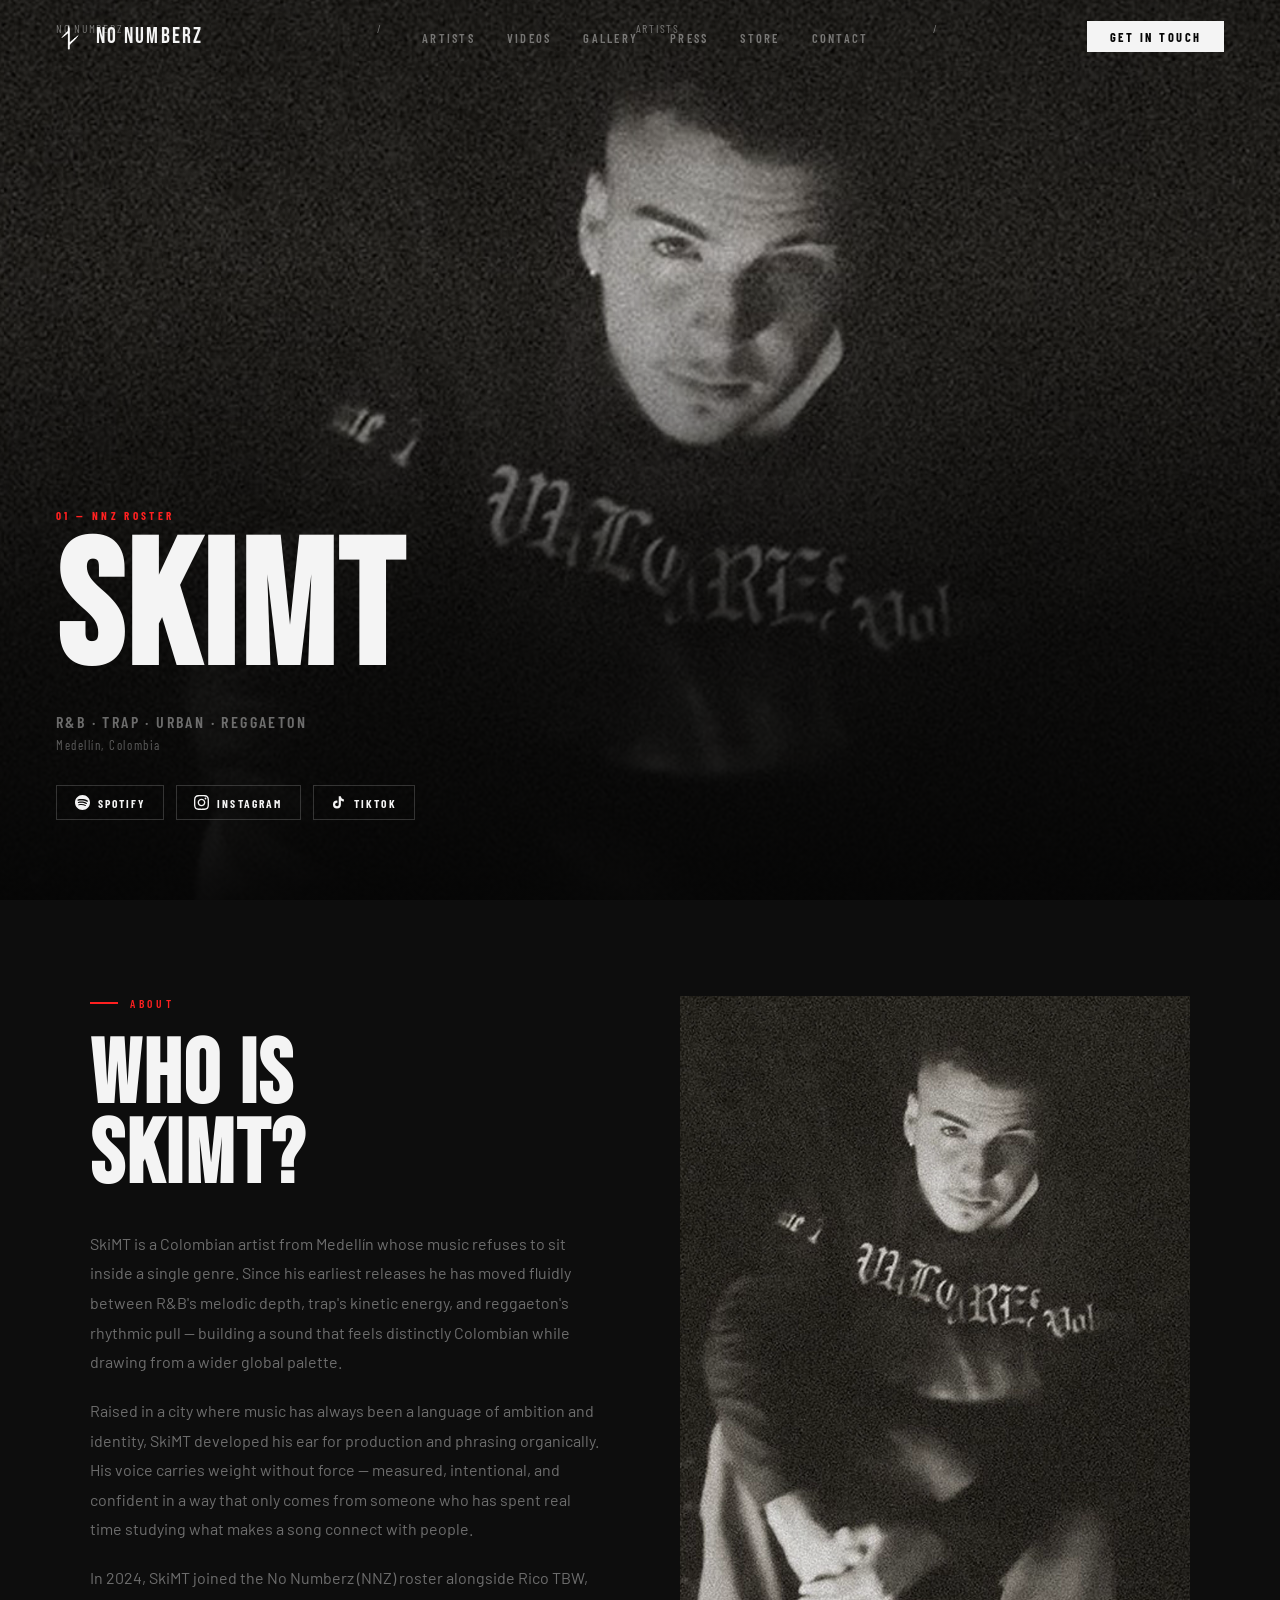
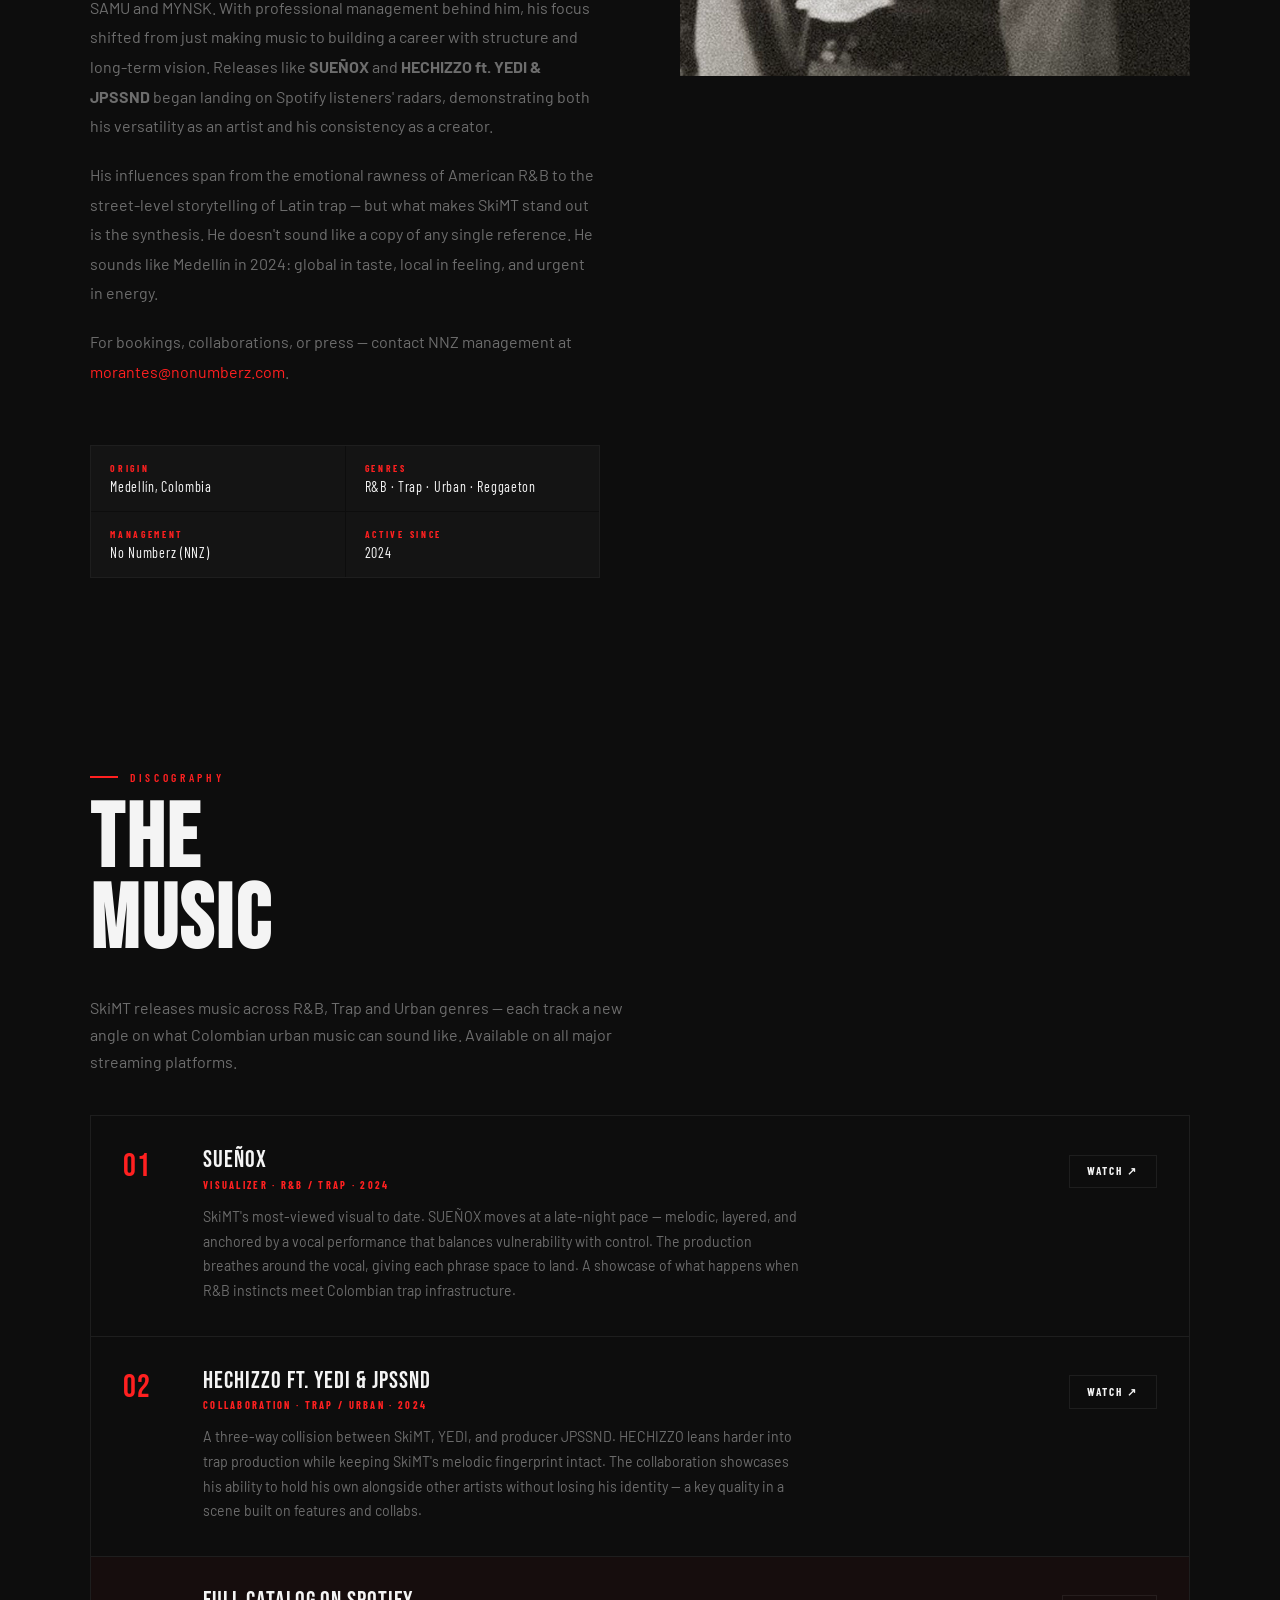
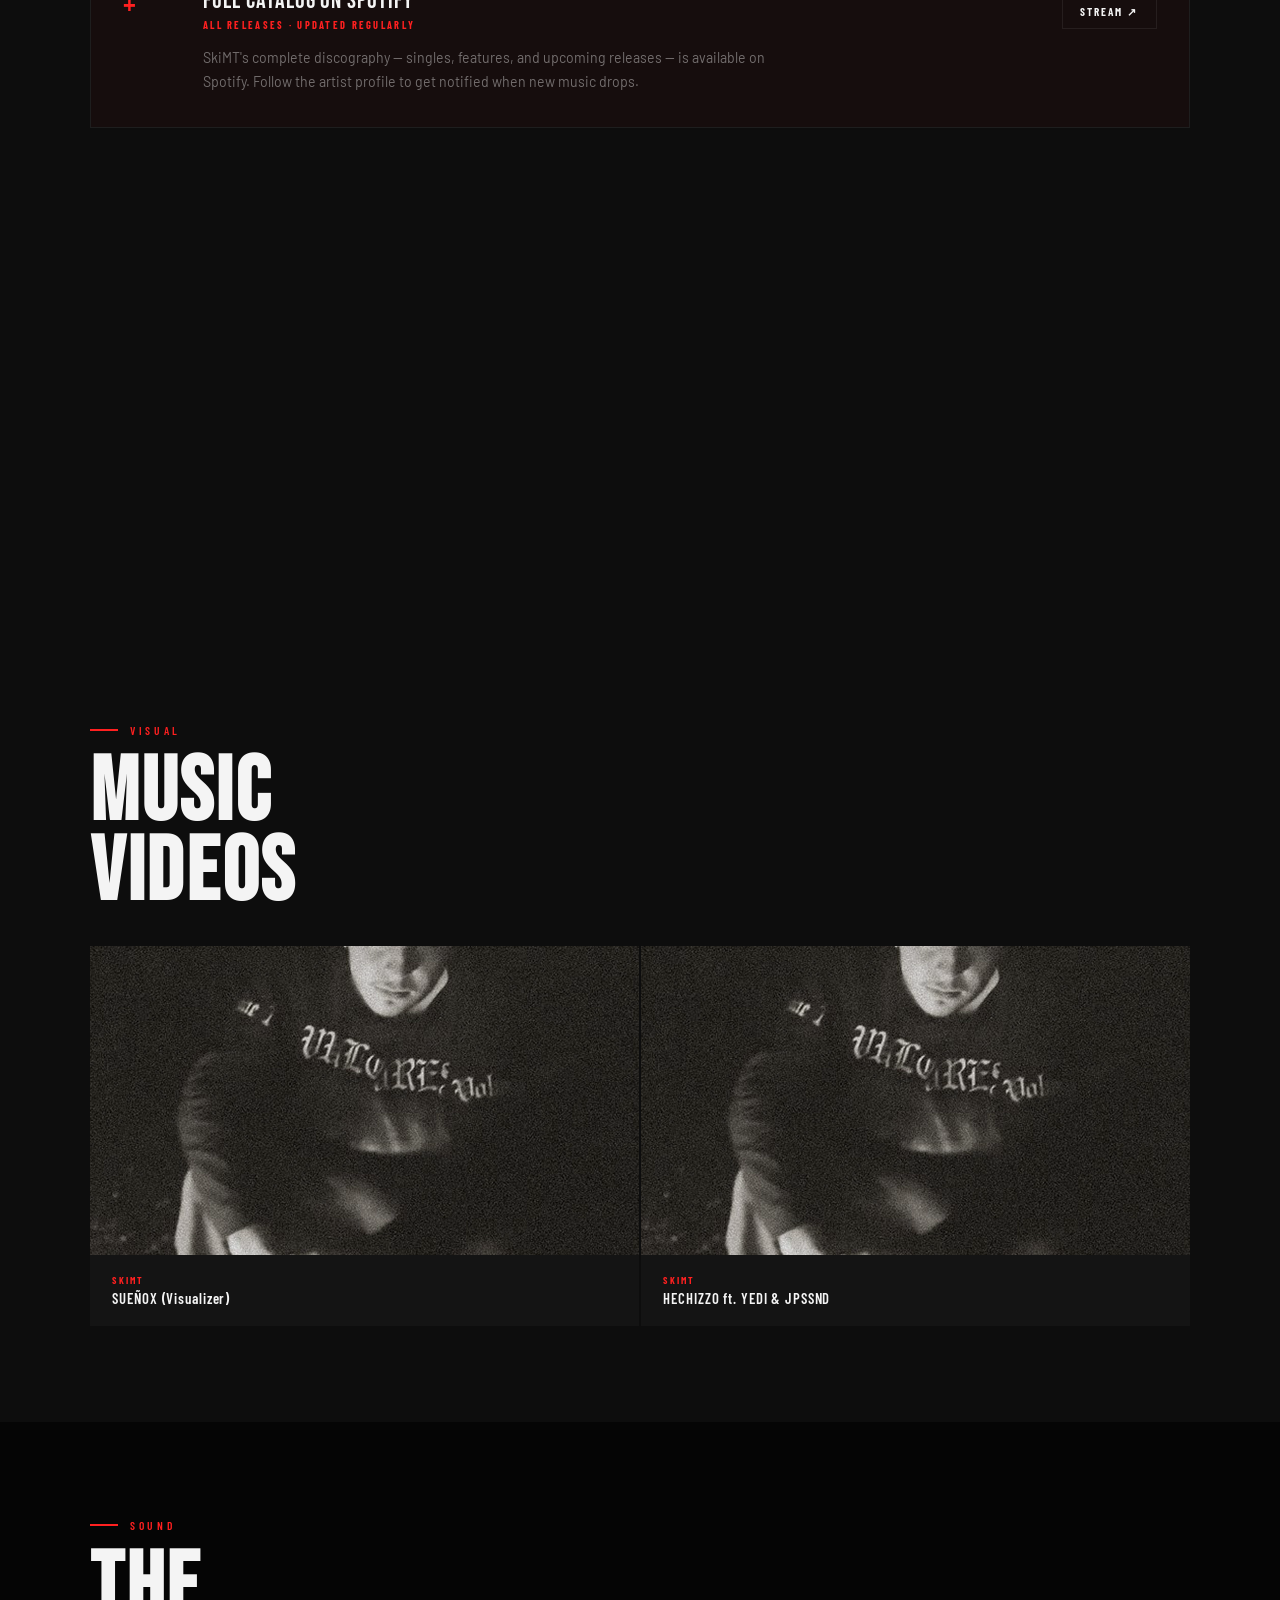
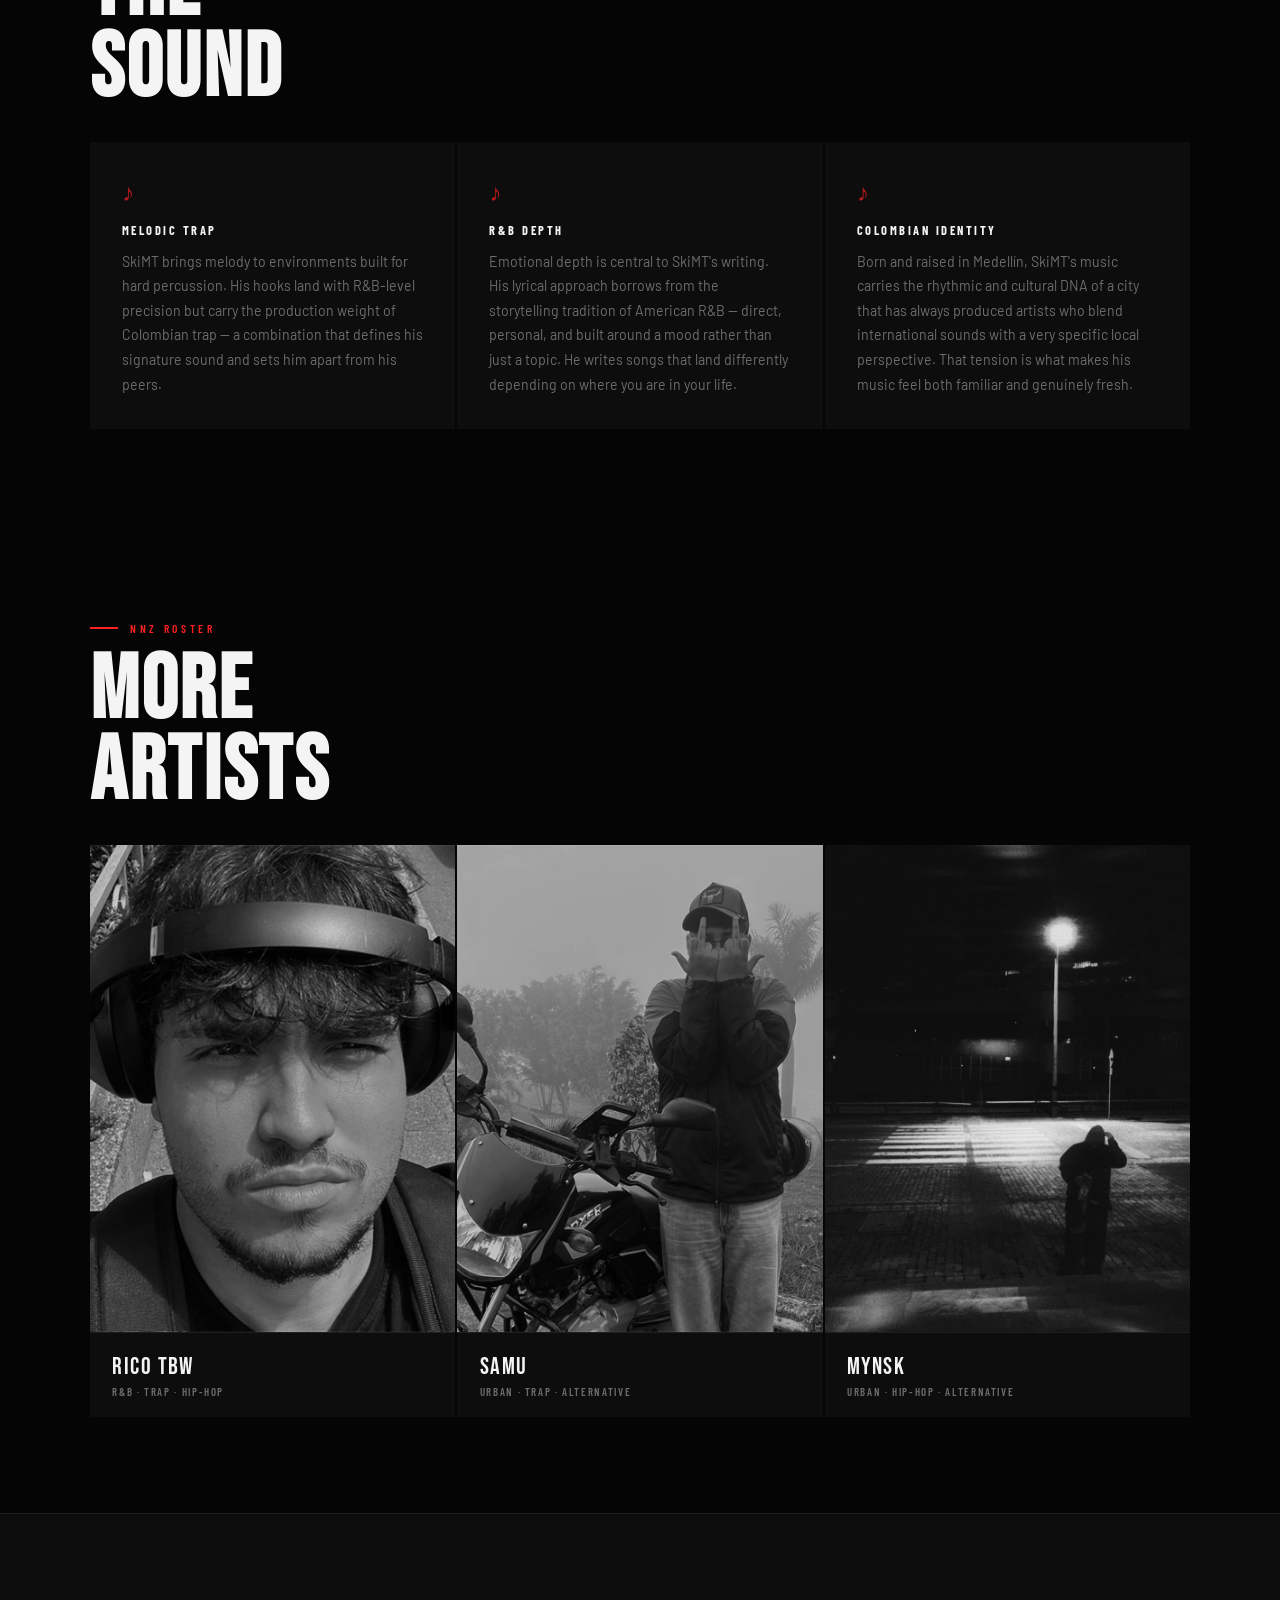
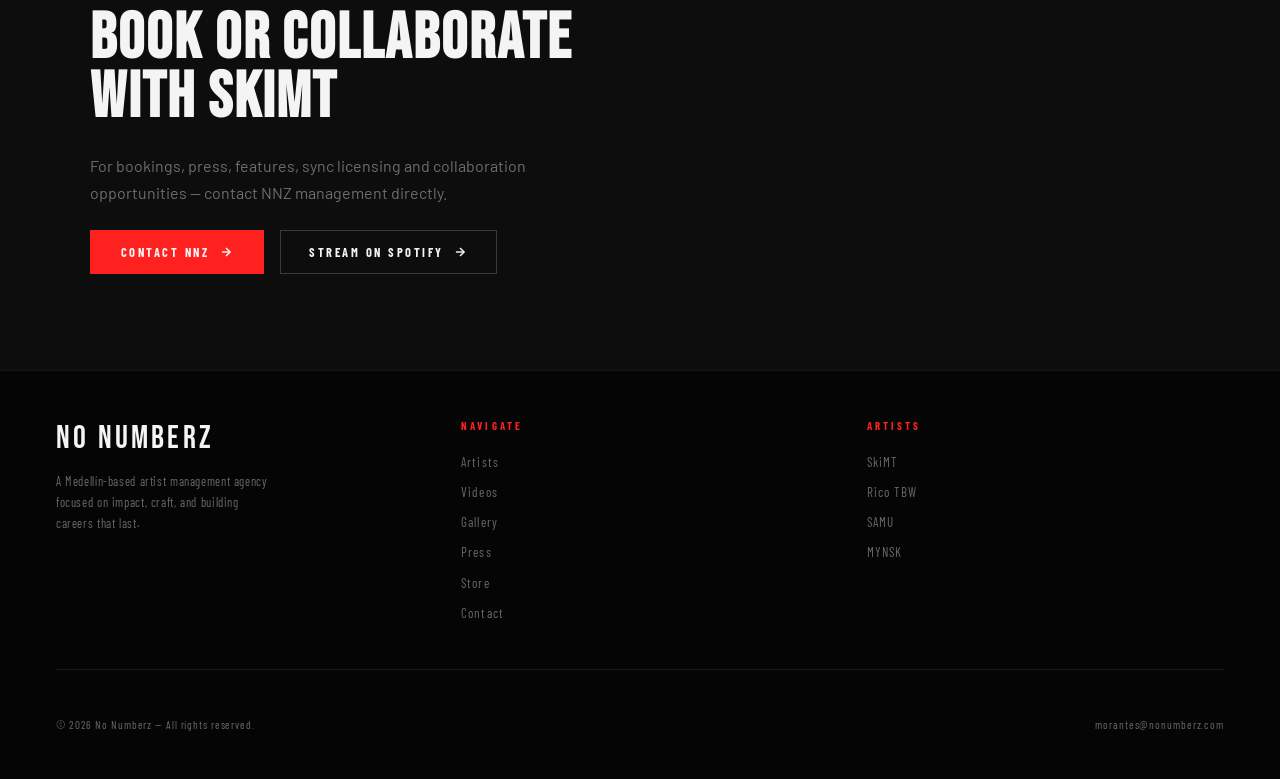
<file: artists/skimt.html>
<!DOCTYPE html>
<html lang="en" dir="ltr">
<head>
  <meta charset="UTF-8" />
  <meta name="viewport" content="width=device-width, initial-scale=1.0" />
  <title>SkiMT — R&B, Trap & Urban Artist from Medellín | No Numberz (NNZ)</title>
  <meta name="description" content="SkiMT is a Colombian R&B, Trap and Urban artist from Medellín managed by NNZ. Known for SUEÑOX and HECHIZZO ft. YEDI & JPSSND. Stream on Spotify, follow on Instagram and TikTok." />
  <meta name="keywords" content="SkiMT, SkiMT artista colombiano, SkiMT Spotify, SkiMT SUEÑOX, SkiMT HECHIZZO, NNZ artista, R&B Colombia, trap Medellín, música urbana Colombia, No Numberz" />
  <meta name="robots" content="index, follow, max-snippet:-1, max-image-preview:large" />
  <link rel="canonical" href="https://nonumberz.com/artists/skimt" />
  <meta property="og:type" content="profile" /><meta property="og:url" content="https://nonumberz.com/artists/skimt" />
  <meta property="og:title" content="SkiMT — R&B, Trap & Urban Artist | No Numberz" />
  <meta property="og:description" content="Colombian R&B, Trap and Reggaeton artist from Medellín. SUEÑOX, HECHIZZO ft. YEDI & JPSSND. Stream on Spotify." />
  <meta property="og:image" content="https://nonumberz.com/assets/skimt.jpeg" />
  <meta property="og:site_name" content="No Numberz" />
  <meta name="twitter:card" content="summary_large_image" /><meta name="twitter:site" content="@nonumberzlabel" />
  <meta name="twitter:title" content="SkiMT — R&B, Trap & Urban Artist | No Numberz" />
  <meta name="twitter:description" content="Colombian R&B and Trap artist from Medellín. Stream SUEÑOX and HECHIZZO on Spotify." />
  <meta name="twitter:image" content="https://nonumberz.com/assets/skimt.jpeg" />
  <script type="application/ld+json">{"@context":"https://schema.org","@type":"MusicGroup","name":"SkiMT","description":"SkiMT is a Colombian R&B, Trap, Urban and Reggaeton artist from Medellín, managed by No Numberz (NNZ). Known for SUEÑOX and HECHIZZO ft. YEDI & JPSSND.","genre":["R&B","Trap","Urban","Reggaeton"],"image":"https://nonumberz.com/assets/skimt.jpeg","url":"https://nonumberz.com/artists/skimt","foundingLocation":{"@type":"Place","name":"Medellín, Colombia"},"memberOf":{"@type":"Organization","name":"No Numberz","url":"https://nonumberz.com"},"sameAs":["https://open.spotify.com/artist/20wCNoXOG9bLhqm2yQ8vBF","https://www.instagram.com/skimt_/","https://www.tiktok.com/@skimt_"],"track":[{"@type":"MusicRecording","name":"SUEÑOX","url":"https://www.youtube.com/watch?v=vD8G4T-11kM"},{"@type":"MusicRecording","name":"HECHIZZO ft. YEDI & JPSSND","url":"https://www.youtube.com/watch?v=QUH803vjndU"}]}</script>
  <script type="application/ld+json">{"@context":"https://schema.org","@type":"BreadcrumbList","itemListElement":[{"@type":"ListItem","position":1,"name":"No Numberz","item":"https://nonumberz.com/"},{"@type":"ListItem","position":2,"name":"Artists","item":"https://nonumberz.com/#artists"},{"@type":"ListItem","position":3,"name":"SkiMT","item":"https://nonumberz.com/artists/skimt"}]}</script>
  <link rel="icon" href="/favicon.ico" type="image/x-icon" />
  <link rel="preconnect" href="https://fonts.googleapis.com" /><link rel="preconnect" href="https://fonts.gstatic.com" crossorigin />
  <link href="https://fonts.googleapis.com/css2?family=Bebas+Neue&family=Barlow:wght@400;500;600&family=Barlow+Condensed:wght@300;400;600;700&display=swap" rel="stylesheet" />
  <link rel="stylesheet" href="../styles.css" /><link rel="stylesheet" href="artist.css" />
  <script async src="https://www.googletagmanager.com/gtag/js?id=G-11GTEVNQRZ"></script>
  <script>window.dataLayer=window.dataLayer||[];function gtag(){dataLayer.push(arguments);}gtag('js',new Date());gtag('config','G-11GTEVNQRZ',{'anonymize_ip':true});</script>
</head>
<body>
<a href="#main-content" class="skip-link">Skip to main content</a>
<nav id="navbar" role="navigation" aria-label="Main navigation">
  <a href="/" class="nav-logo" aria-label="No Numberz home"><img src="/assets/nnz_white_logo_transparent.png" alt="NNZ logo" height="28" /><span class="nav-brand">NO NUMBERZ</span></a>
  <ul class="nav-links"><li><a href="/#artists">Artists</a></li><li><a href="/#videos">Videos</a></li><li><a href="/#gallery">Gallery</a></li><li><a href="/#press">Press</a></li><li><a href="/#store">Store</a></li><li><a href="/#contact">Contact</a></li></ul>
  <a href="/#contact" class="nav-cta">Get in touch</a>
  <button class="hamburger" id="hamburger" aria-label="Open menu" aria-expanded="false"><span></span><span></span><span></span></button>
</nav>
<div class="mobile-menu" id="mobileMenu" aria-hidden="true">
  <a href="/#artists" onclick="closeMenu()">Artists</a><a href="/#videos" onclick="closeMenu()">Videos</a><a href="/#gallery" onclick="closeMenu()">Gallery</a><a href="/#press" onclick="closeMenu()">Press</a><a href="/#store" onclick="closeMenu()">Store</a><a href="/#contact" onclick="closeMenu()">Contact</a>
</div>

<main id="main-content" role="main">

  <!-- HERO -->
  <header class="ap-hero">
    <div class="ap-hero-bg"><img src="/assets/skimt.jpeg" alt="" aria-hidden="true" /><div class="ap-hero-overlay"></div></div>
    <div class="ap-hero-inner">
      <nav class="ap-breadcrumb" aria-label="Breadcrumb"><a href="/">No Numberz</a> <span aria-hidden="true">/</span> <a href="/#artists">Artists</a> <span aria-hidden="true">/</span> <span aria-current="page">SkiMT</span></nav>
      <div class="ap-hero-tag">01 — NNZ Roster</div>
      <h1 class="ap-artist-name">SKIMT</h1>
      <p class="ap-genres">R&amp;B · Trap · Urban · Reggaeton</p>
      <p class="ap-location">Medellín, Colombia</p>
      <div class="ap-socials">
        <a href="https://open.spotify.com/artist/20wCNoXOG9bLhqm2yQ8vBF" target="_blank" rel="noopener" class="ap-social-btn"><svg viewBox="0 0 24 24" aria-hidden="true"><path d="M12 0C5.4 0 0 5.4 0 12s5.4 12 12 12 12-5.4 12-12S18.66 0 12 0zm5.521 17.34c-.24.359-.66.48-1.021.24-2.82-1.74-6.36-2.101-10.561-1.141-.418.122-.779-.179-.899-.539-.12-.421.18-.78.54-.9 4.56-1.021 8.52-.6 11.64 1.32.42.18.479.659.301 1.02zm1.44-3.3c-.301.42-.841.6-1.262.3-3.239-1.98-8.159-2.58-11.939-1.38-.479.12-1.02-.12-1.14-.6-.12-.48.12-1.021.6-1.141C9.6 9.9 15 10.561 18.72 12.84c.361.181.54.78.241 1.2zm.12-3.36C15.24 8.4 8.82 8.16 5.16 9.301c-.6.179-1.2-.181-1.38-.721-.18-.601.18-1.2.72-1.381 4.26-1.26 11.28-1.02 15.721 1.621.539.3.719 1.02.419 1.56-.299.421-1.02.599-1.559.3z"/></svg>Spotify</a>
        <a href="https://www.instagram.com/skimt_/" target="_blank" rel="noopener" class="ap-social-btn"><svg viewBox="0 0 24 24" aria-hidden="true"><path d="M12 2.163c3.204 0 3.584.012 4.85.07 3.252.148 4.771 1.691 4.919 4.919.058 1.265.069 1.645.069 4.849 0 3.205-.012 3.584-.069 4.849-.149 3.225-1.664 4.771-4.919 4.919-1.266.058-1.644.07-4.85.07-3.204 0-3.584-.012-4.849-.07-3.26-.149-4.771-1.699-4.919-4.92-.058-1.265-.07-1.644-.07-4.849 0-3.204.013-3.583.07-4.849.149-3.227 1.664-4.771 4.919-4.919 1.266-.057 1.645-.069 4.849-.069zm0-2.163c-3.259 0-3.667.014-4.947.072-4.358.2-6.78 2.618-6.98 6.98-.059 1.281-.073 1.689-.073 4.948 0 3.259.014 3.668.072 4.948.2 4.358 2.618 6.78 6.98 6.98 1.281.058 1.689.072 4.948.072 3.259 0 3.668-.014 4.948-.072 4.354-.2 6.782-2.618 6.979-6.98.059-1.28.073-1.689.073-4.948 0-3.259-.014-3.667-.072-4.947-.196-4.354-2.617-6.78-6.979-6.98-1.281-.059-1.69-.073-4.949-.073zm0 5.838c-3.403 0-6.162 2.759-6.162 6.162s2.759 6.163 6.162 6.163 6.162-2.759 6.162-6.163c0-3.403-2.759-6.162-6.162-6.162zm0 10.162c-2.209 0-4-1.79-4-4 0-2.209 1.791-4 4-4s4 1.791 4 4c0 2.21-1.791 4-4 4zm6.406-11.845c-.796 0-1.441.645-1.441 1.44s.645 1.44 1.441 1.44c.795 0 1.439-.645 1.439-1.44s-.644-1.44-1.439-1.44z"/></svg>Instagram</a>
        <a href="https://www.tiktok.com/@skimt_" target="_blank" rel="noopener" class="ap-social-btn"><svg viewBox="0 0 24 24" aria-hidden="true"><path d="M19.59 6.69a4.83 4.83 0 01-3.77-4.25V2h-3.45v13.67a2.89 2.89 0 01-2.88 2.5 2.89 2.89 0 01-2.89-2.89 2.89 2.89 0 012.89-2.89c.28 0 .54.04.79.1V9.01a6.27 6.27 0 00-.79-.05 6.34 6.34 0 00-6.34 6.34 6.34 6.34 0 006.34 6.34 6.34 6.34 0 006.33-6.34V8.69a8.18 8.18 0 004.78 1.52V6.78a4.85 4.85 0 01-1.01-.09z"/></svg>TikTok</a>
      </div>
    </div>
  </header>

  <!-- BIO -->
  <section class="ap-section ap-bio-section" id="about">
    <div class="ap-container">
      <div class="ap-bio-grid">
        <div class="ap-bio-text">
          <div class="section-tag">About</div>
          <h2 class="ap-section-h">WHO IS<br><span class="red">SKIMT?</span></h2>
          <p>SkiMT is a Colombian artist from Medellín whose music refuses to sit inside a single genre. Since his earliest releases he has moved fluidly between R&amp;B's melodic depth, trap's kinetic energy, and reggaeton's rhythmic pull — building a sound that feels distinctly Colombian while drawing from a wider global palette.</p>
          <p>Raised in a city where music has always been a language of ambition and identity, SkiMT developed his ear for production and phrasing organically. His voice carries weight without force — measured, intentional, and confident in a way that only comes from someone who has spent real time studying what makes a song connect with people.</p>
          <p>In 2024, SkiMT joined the No Numberz (NNZ) roster alongside Rico TBW, SAMU and MYNSK. With professional management behind him, his focus shifted from just making music to building a career with structure and long-term vision. Releases like <strong>SUEÑOX</strong> and <strong>HECHIZZO ft. YEDI &amp; JPSSND</strong> began landing on Spotify listeners' radars, demonstrating both his versatility as an artist and his consistency as a creator.</p>
          <p>His influences span from the emotional rawness of American R&amp;B to the street-level storytelling of Latin trap — but what makes SkiMT stand out is the synthesis. He doesn't sound like a copy of any single reference. He sounds like Medellín in 2024: global in taste, local in feeling, and urgent in energy.</p>
          <p>For bookings, collaborations, or press — contact NNZ management at <a href="mailto:morantes@nonumberz.com" style="color:var(--accent);">morantes@nonumberz.com</a>.</p>
          <div class="ap-facts">
            <div class="ap-fact"><span class="ap-fact-label">Origin</span><span class="ap-fact-val">Medellín, Colombia</span></div>
            <div class="ap-fact"><span class="ap-fact-label">Genres</span><span class="ap-fact-val">R&amp;B · Trap · Urban · Reggaeton</span></div>
            <div class="ap-fact"><span class="ap-fact-label">Management</span><span class="ap-fact-val">No Numberz (NNZ)</span></div>
            <div class="ap-fact"><span class="ap-fact-label">Active Since</span><span class="ap-fact-val">2024</span></div>
          </div>
        </div>
        <div class="ap-bio-photo">
          <img src="/assets/skimt.jpeg" alt="SkiMT — Colombian R&B and Trap artist from Medellín, managed by No Numberz NNZ" />
        </div>
      </div>
    </div>
  </section>

  <!-- DISCOGRAPHY -->
  <section class="ap-section ap-disco-section" id="music">
    <div class="ap-container">
      <div class="section-tag">Discography</div>
      <h2 class="ap-section-h">THE<br><span class="red">MUSIC</span></h2>
      <p class="ap-stream-desc">SkiMT releases music across R&amp;B, Trap and Urban genres — each track a new angle on what Colombian urban music can sound like. Available on all major streaming platforms.</p>
      <div class="ap-tracks">
        <div class="ap-track">
          <div class="ap-track-num">01</div>
          <div class="ap-track-info">
            <span class="ap-track-title">SUEÑOX</span>
            <span class="ap-track-meta">Visualizer · R&amp;B / Trap · 2024</span>
            <p class="ap-track-desc">SkiMT's most-viewed visual to date. SUEÑOX moves at a late-night pace — melodic, layered, and anchored by a vocal performance that balances vulnerability with control. The production breathes around the vocal, giving each phrase space to land. A showcase of what happens when R&amp;B instincts meet Colombian trap infrastructure.</p>
          </div>
          <a href="https://www.youtube.com/watch?v=vD8G4T-11kM" target="_blank" rel="noopener" class="ap-track-btn" aria-label="Watch SUEÑOX on YouTube">Watch ↗</a>
        </div>
        <div class="ap-track">
          <div class="ap-track-num">02</div>
          <div class="ap-track-info">
            <span class="ap-track-title">HECHIZZO ft. YEDI &amp; JPSSND</span>
            <span class="ap-track-meta">Collaboration · Trap / Urban · 2024</span>
            <p class="ap-track-desc">A three-way collision between SkiMT, YEDI, and producer JPSSND. HECHIZZO leans harder into trap production while keeping SkiMT's melodic fingerprint intact. The collaboration showcases his ability to hold his own alongside other artists without losing his identity — a key quality in a scene built on features and collabs.</p>
          </div>
          <a href="https://www.youtube.com/watch?v=QUH803vjndU" target="_blank" rel="noopener" class="ap-track-btn" aria-label="Watch HECHIZZO on YouTube">Watch ↗</a>
        </div>
        <div class="ap-track ap-track-cta">
          <div class="ap-track-num">+</div>
          <div class="ap-track-info">
            <span class="ap-track-title">Full Catalog on Spotify</span>
            <span class="ap-track-meta">All releases · Updated regularly</span>
            <p class="ap-track-desc">SkiMT's complete discography — singles, features, and upcoming releases — is available on Spotify. Follow the artist profile to get notified when new music drops.</p>
          </div>
          <a href="https://open.spotify.com/artist/20wCNoXOG9bLhqm2yQ8vBF" target="_blank" rel="noopener" class="ap-track-btn">Stream ↗</a>
        </div>
      </div>
      <div class="ap-embed" style="margin-top:3rem;">
        <iframe src="https://open.spotify.com/embed/artist/20wCNoXOG9bLhqm2yQ8vBF?utm_source=generator&theme=0" height="352" allow="autoplay; clipboard-write; encrypted-media; fullscreen; picture-in-picture" loading="lazy" title="SkiMT on Spotify — Full artist profile"></iframe>
      </div>
    </div>
  </section>

  <!-- VIDEOS -->
  <section class="ap-section ap-videos-section" id="videos">
    <div class="ap-container">
      <div class="section-tag">Visual</div>
      <h2 class="ap-section-h">MUSIC<br><span class="red">VIDEOS</span></h2>
      <div class="ap-video-grid">
        <div class="ap-vcard">
          <a href="https://www.youtube.com/watch?v=vD8G4T-11kM" target="_blank" rel="noopener" aria-label="Watch SkiMT - SUEÑOX Visualizer on YouTube">
            <img src="https://img.youtube.com/vi/vD8G4T-11kM/maxresdefault.jpg" alt="SkiMT - SUEÑOX Visualizer — Colombian R&B trap music video" loading="lazy" onerror="this.src='/assets/skimt.jpeg'" />
            <div class="ap-vcard-play" aria-hidden="true"><svg viewBox="0 0 80 80" fill="none"><circle cx="40" cy="40" r="39" stroke="white" stroke-width="1.5" stroke-opacity="0.6"/><path d="M32 27l22 13-22 13V27z" fill="white"/></svg></div>
          </a>
          <div class="ap-vcard-info"><span class="ap-vcard-artist">SkiMT</span><span class="ap-vcard-title">SUEÑOX (Visualizer)</span></div>
        </div>
        <div class="ap-vcard">
          <a href="https://www.youtube.com/watch?v=QUH803vjndU" target="_blank" rel="noopener" aria-label="Watch SkiMT - HECHIZZO ft YEDI & JPSSND on YouTube">
            <img src="https://img.youtube.com/vi/QUH803vjndU/maxresdefault.jpg" alt="SkiMT - HECHIZZO ft YEDI & JPSSND — Colombian trap urban music video" loading="lazy" onerror="this.src='/assets/skimt.jpeg'" />
            <div class="ap-vcard-play" aria-hidden="true"><svg viewBox="0 0 80 80" fill="none"><circle cx="40" cy="40" r="39" stroke="white" stroke-width="1.5" stroke-opacity="0.6"/><path d="M32 27l22 13-22 13V27z" fill="white"/></svg></div>
          </a>
          <div class="ap-vcard-info"><span class="ap-vcard-artist">SkiMT</span><span class="ap-vcard-title">HECHIZZO ft. YEDI &amp; JPSSND</span></div>
        </div>
      </div>
    </div>
  </section>

  <!-- SOUND PROFILE -->
  <section class="ap-section ap-sound-section">
    <div class="ap-container">
      <div class="section-tag">Sound</div>
      <h2 class="ap-section-h">THE<br><span class="red">SOUND</span></h2>
      <div class="ap-sound-grid">
        <div class="ap-sound-card">
          <div class="ap-sound-icon">♪</div>
          <h3>Melodic Trap</h3>
          <p>SkiMT brings melody to environments built for hard percussion. His hooks land with R&amp;B-level precision but carry the production weight of Colombian trap — a combination that defines his signature sound and sets him apart from his peers.</p>
        </div>
        <div class="ap-sound-card">
          <div class="ap-sound-icon">♪</div>
          <h3>R&amp;B Depth</h3>
          <p>Emotional depth is central to SkiMT's writing. His lyrical approach borrows from the storytelling tradition of American R&amp;B — direct, personal, and built around a mood rather than just a topic. He writes songs that land differently depending on where you are in your life.</p>
        </div>
        <div class="ap-sound-card">
          <div class="ap-sound-icon">♪</div>
          <h3>Colombian Identity</h3>
          <p>Born and raised in Medellín, SkiMT's music carries the rhythmic and cultural DNA of a city that has always produced artists who blend international sounds with a very specific local perspective. That tension is what makes his music feel both familiar and genuinely fresh.</p>
        </div>
      </div>
    </div>
  </section>

  <!-- MORE ARTISTS -->
  <section class="ap-section ap-roster-nav">
    <div class="ap-container">
      <div class="section-tag">NNZ Roster</div>
      <h2 class="ap-section-h">MORE<br><span class="red">ARTISTS</span></h2>
      <div class="ap-roster-grid">
        <a href="/artists/rico-tbw.html" class="ap-roster-card"><img src="/assets/rico.png" alt="Rico TBW — Colombian R&B Trap Hip-Hop artist, NNZ Medellín" loading="lazy" /><div class="ap-roster-card-body"><span class="ap-roster-name">RICO TBW</span><span class="ap-roster-genre">R&amp;B · Trap · Hip-Hop</span></div></a>
        <a href="/artists/samu.html" class="ap-roster-card"><img src="/assets/samu.png" alt="SAMU — Colombian Urban Trap Alternative artist, NNZ Medellín" loading="lazy" /><div class="ap-roster-card-body"><span class="ap-roster-name">SAMU</span><span class="ap-roster-genre">Urban · Trap · Alternative</span></div></a>
        <a href="/artists/mynsk.html" class="ap-roster-card"><img src="/assets/mynsk.png" alt="MYNSK — Colombian Urban Hip-Hop Alternative artist, NNZ Medellín" loading="lazy" /><div class="ap-roster-card-body"><span class="ap-roster-name">MYNSK</span><span class="ap-roster-genre">Urban · Hip-Hop · Alternative</span></div></a>
      </div>
    </div>
  </section>

  <!-- CTA -->
  <section class="ap-section ap-cta-section">
    <div class="ap-container ap-cta-inner">
      <h2 class="ap-cta-h">BOOK OR COLLABORATE<br><span class="red">WITH SKIMT</span></h2>
      <p>For bookings, press, features, sync licensing and collaboration opportunities — contact NNZ management directly.</p>
      <div style="display:flex;gap:1rem;flex-wrap:wrap;">
        <a href="/#contact" class="btn btn-red">Contact NNZ <svg viewBox="0 0 24 24" fill="none" stroke="currentColor" stroke-width="2.5" width="14" height="14"><line x1="5" y1="12" x2="19" y2="12"/><polyline points="12 5 19 12 12 19"/></svg></a>
        <a href="https://open.spotify.com/artist/20wCNoXOG9bLhqm2yQ8vBF" target="_blank" rel="noopener" class="btn" style="border:1px solid rgba(255,255,255,0.18);color:var(--white);">Stream on Spotify <svg viewBox="0 0 24 24" fill="none" stroke="currentColor" stroke-width="2.5" width="14" height="14"><line x1="5" y1="12" x2="19" y2="12"/><polyline points="12 5 19 12 12 19"/></svg></a>
      </div>
    </div>
  </section>
</main>

<footer>
  <div class="footer-top">
    <div class="footer-brand-col"><span class="foot-brand">NO NUMBERZ</span><p>A Medellín-based artist management agency focused on impact, craft, and building careers that last.</p></div>
    <div class="footer-col"><h4>Navigate</h4><ul><li><a href="/#artists">Artists</a></li><li><a href="/#videos">Videos</a></li><li><a href="/#gallery">Gallery</a></li><li><a href="/#press">Press</a></li><li><a href="/#store">Store</a></li><li><a href="/#contact">Contact</a></li></ul></div>
    <div class="footer-col"><h4>Artists</h4><ul><li><a href="/artists/skimt.html">SkiMT</a></li><li><a href="/artists/rico-tbw.html">Rico TBW</a></li><li><a href="/artists/samu.html">SAMU</a></li><li><a href="/artists/mynsk.html">MYNSK</a></li></ul></div>
  </div>
  <div class="footer-bottom"><span class="foot-copy">© <span id="yr"></span> No Numberz — All rights reserved.</span><span class="foot-copy">morantes@nonumberz.com</span></div>
</footer>
<script>
  document.getElementById('yr').textContent = new Date().getFullYear();
  const hbg = document.getElementById('hamburger'), mob = document.getElementById('mobileMenu');
  hbg.addEventListener('click', () => { const o = hbg.classList.toggle('open'); mob.classList.toggle('open', o); hbg.setAttribute('aria-expanded', o); mob.setAttribute('aria-hidden', !o); });
  function closeMenu() { hbg.classList.remove('open'); mob.classList.remove('open'); hbg.setAttribute('aria-expanded','false'); mob.setAttribute('aria-hidden','true'); }
  window.closeMenu = closeMenu;
  window.addEventListener('scroll', () => { document.getElementById('navbar').classList.toggle('scrolled', window.scrollY > 50); }, { passive: true });
</script>
</body>
</html>
</file>
<file: styles.css>
/* ═══════════════════════════════════════════
   NNZ — No Numberz
   styles.css
   ─────────────────────────────────────────
   Table of Contents:
   1.  Reset & Design Tokens
   2.  Loader
   3.  Navigation
   4.  Mobile Menu
   5.  Hero
   6.  Ticker
   7.  Shared Section Utilities
   8.  Reveal Animation
   9.  Artists
   10. Stats Bar
   11. Videos
   12. Gallery
   13. Press
   14. Store
   15. Contact
   16. Footer
   17. Responsive
═══════════════════════════════════════════ */

/* ─── 1. Reset & Design Tokens ─────────────── */
*, *::before, *::after {
  box-sizing: border-box;
  margin: 0;
  padding: 0;
}

/* ADDED: Screen-reader only utility — hides text visually but keeps it for crawlers & assistive tech */
.sr-only {
  position: absolute;
  width: 1px;
  height: 1px;
  padding: 0;
  margin: -1px;
  overflow: hidden;
  clip: rect(0, 0, 0, 0);
  white-space: nowrap;
  border: 0;
}

/* ADDED: Skip-to-content link for keyboard accessibility (Google rewards this) */
.skip-link {
  position: absolute;
  top: -100%;
  left: 1rem;
  z-index: 9999;
  padding: 0.6rem 1.2rem;
  background: var(--accent);
  color: var(--white);
  font-family: var(--fc);
  font-size: 0.8rem;
  font-weight: 700;
  letter-spacing: 0.1em;
  text-transform: uppercase;
  text-decoration: none;
  transition: top 0.2s;
}
.skip-link:focus { top: 1rem; }

:root {
  --bg:      #050505;
  --bg2:     #0d0d0d;
  --bg3:     #141414;
  --white:   #f4f4f4;
  --muted:   rgba(244, 244, 244, 0.42);
  --accent:  #ff2020;
  --accent2: #ff5c5c;
  --border:  rgba(255, 255, 255, 0.07);
  --fd: 'Bebas Neue', sans-serif;
  --fb: 'Barlow', sans-serif;
  --fc: 'Barlow Condensed', sans-serif;
}

html { scroll-behavior: smooth; }

body {
  background: var(--bg);
  color: var(--white);
  font-family: var(--fb);
  overflow-x: hidden;
  -webkit-font-smoothing: antialiased;
}

img { display: block; max-width: 100%; }
a   { text-decoration: none; }


/* ─── 2. Loader ─────────────────────────────── */
#loader {
  position: fixed; inset: 0;
  background: var(--bg);
  z-index: 9999;
  display: flex; flex-direction: column; align-items: center; justify-content: center; gap: 2rem;
  transition: opacity 0.7s ease, visibility 0.7s;
}
#loader.out { opacity: 0; visibility: hidden; pointer-events: none; }

.loader-logo { width: 72px; opacity: 0; animation: fadeIn 0.5s ease forwards 0.2s; }

.loader-letters {
  font-family: var(--fd);
  font-size: clamp(4rem, 12vw, 9rem);
  letter-spacing: 0.08em;
  overflow: hidden;
  line-height: 1;
}
.loader-letters span {
  display: inline-block;
  opacity: 0;
  transform: translateY(100%);
  animation: letterUp 0.65s cubic-bezier(.16,1,.3,1) forwards;
}
.loader-letters span:nth-child(1) { animation-delay: 0.10s; }
.loader-letters span:nth-child(2) { animation-delay: 0.18s; }
.loader-letters span:nth-child(3) { animation-delay: 0.26s; }

.loader-bar-track { width: 200px; height: 2px; background: var(--border); overflow: hidden; }
.loader-bar       { height: 100%; width: 0; background: var(--accent); animation: barFill 1.3s cubic-bezier(.4,0,.2,1) forwards 0.4s; }

@keyframes letterUp { to { opacity: 1; transform: translateY(0); } }
@keyframes barFill  { to { width: 100%; } }
@keyframes fadeIn   { to { opacity: 1; } }


/* ─── 3. Navigation ─────────────────────────── */
nav {
  position: fixed; top: 0; left: 0; right: 0;
  z-index: 500;
  display: flex; align-items: center; justify-content: space-between;
  padding: 1.3rem 3.5rem;
  border-bottom: 1px solid transparent;
  transition: background 0.4s, backdrop-filter 0.4s, border-color 0.4s;
}
nav.scrolled {
  background: rgba(5, 5, 5, 0.93);
  backdrop-filter: blur(22px);
  border-color: var(--border);
}

.nav-logo  { display: flex; align-items: center; gap: 0.75rem; }
.nav-logo img { height: 28px; }
.nav-brand { font-family: var(--fd); font-size: 1.35rem; letter-spacing: 0.1em; color: var(--white); }

.nav-links { display: flex; gap: 2rem; list-style: none; }
.nav-links a {
  font-family: var(--fc); font-size: 0.78rem; font-weight: 600;
  letter-spacing: 0.18em; text-transform: uppercase;
  color: var(--muted); transition: color 0.2s; position: relative;
}
.nav-links a::after {
  content: ''; position: absolute; left: 0; bottom: -4px;
  width: 0; height: 2px; background: var(--accent); transition: width 0.3s ease;
}
.nav-links a:hover         { color: var(--white); }
.nav-links a:hover::after  { width: 100%; }

.nav-cta {
  font-family: var(--fc); font-size: 0.78rem; font-weight: 700;
  letter-spacing: 0.2em; text-transform: uppercase;
  color: var(--bg); background: var(--white); padding: 0.55rem 1.4rem;
  transition: background 0.2s, color 0.2s, transform 0.2s;
}
.nav-cta:hover { background: var(--accent); color: var(--white); transform: translateY(-1px); }

.lang-toggle {
  background: none; border: 1px solid var(--border); cursor: pointer;
  font-family: var(--fc); font-size: 0.72rem; font-weight: 700;
  letter-spacing: 0.15em; text-transform: uppercase;
  color: var(--muted); padding: 0.4rem 0.7rem;
  display: flex; align-items: center; gap: 0.2rem;
  transition: border-color 0.2s, color 0.2s;
}
.lang-toggle:hover { border-color: rgba(255,255,255,0.25); color: var(--white); }
.lang-opt { transition: color 0.2s; }
.lang-opt.active { color: var(--accent); }

.hamburger {
  display: none; flex-direction: column; gap: 5px;
  background: none; border: none; cursor: pointer; padding: 4px;
}
.hamburger span { display: block; width: 24px; height: 2px; background: var(--white); transition: transform 0.3s, opacity 0.3s; }
.hamburger.open span:nth-child(1) { transform: translateY(7px)  rotate(45deg); }
.hamburger.open span:nth-child(2) { opacity: 0; }
.hamburger.open span:nth-child(3) { transform: translateY(-7px) rotate(-45deg); }


/* ─── 4. Mobile Menu ─────────────────────────── */
.mobile-menu {
  position: fixed; inset: 0;
  background: var(--bg); z-index: 490;
  display: flex; flex-direction: column; justify-content: center; align-items: center; gap: 2rem;
  opacity: 0; pointer-events: none; transition: opacity 0.35s;
  overflow-y: auto; padding: 3rem 0;
}
.mobile-menu.open { opacity: 1; pointer-events: all; }
.mobile-menu a {
  font-family: var(--fd); font-size: clamp(2.2rem, 9vw, 5rem);
  letter-spacing: 0.06em; color: var(--white); transition: color 0.2s;
}
.mobile-menu a:hover { color: var(--accent); }


/* ─── 5. Hero ───────────────────────────────── */
.hero {
  min-height: 100svh; display: grid; place-items: center;
  position: relative; overflow: hidden; padding: 9rem 3.5rem 5rem;
}

.hero-grid {
  position: absolute; inset: 0;
  background-image:
    linear-gradient(var(--border) 1px, transparent 1px),
    linear-gradient(90deg, var(--border) 1px, transparent 1px);
  background-size: 55px 55px;
  mask-image: radial-gradient(ellipse 75% 65% at 50% 50%, black 40%, transparent 100%);
  animation: gridMove 22s linear infinite;
}
@keyframes gridMove { to { background-position: 55px 55px, 55px 55px; } }

.hero-glow {
  position: absolute; top: 38%; left: 50%; transform: translate(-50%, -50%);
  width: 750px; height: 750px;
  background: radial-gradient(circle, rgba(255,32,32,0.11) 0%, transparent 68%);
  animation: glowBreath 5s ease-in-out infinite; pointer-events: none;
}
@keyframes glowBreath {
  0%,100% { transform: translate(-50%,-50%) scale(1);    opacity: .7; }
  50%      { transform: translate(-50%,-50%) scale(1.18); opacity: 1;  }
}

.hero-inner { position: relative; z-index: 1; text-align: center; max-width: 900px; }

.hero-eyebrow {
  display: inline-flex; align-items: center; gap: 0.5rem;
  font-family: var(--fc); font-size: 0.75rem; font-weight: 600;
  letter-spacing: 0.28em; text-transform: uppercase;
  color: var(--accent); border: 1px solid rgba(255,32,32,0.28);
  padding: 0.32rem 1rem; margin-bottom: 2rem;
  opacity: 0; animation: slideUp 0.7s ease forwards 1.8s;
}
.hero-eyebrow::before {
  content: ''; width: 6px; height: 6px;
  background: var(--accent); border-radius: 50%;
  animation: blink 1.5s ease-in-out infinite;
}
@keyframes blink { 0%,100% { opacity: 1; } 50% { opacity: 0.15; } }

.hero-h1 {
  font-family: var(--fd); font-size: clamp(5.5rem, 17vw, 17rem);
  line-height: 0.86; letter-spacing: 0.02em;
  opacity: 0; animation: slideUp 0.9s cubic-bezier(.16,1,.3,1) forwards 2s;
}
.hero-h1 .red { color: var(--accent); }

.hero-sub {
  margin-top: 1.8rem;
  font-family: var(--fc); font-size: clamp(0.9rem, 2vw, 1.05rem);
  font-weight: 400; color: var(--muted); letter-spacing: 0.07em;
  max-width: 480px; margin-inline: auto;
  opacity: 0; animation: slideUp 0.7s ease forwards 2.2s;
}

.hero-btns {
  margin-top: 2.8rem; display: flex; gap: 1rem; justify-content: center; flex-wrap: wrap;
  opacity: 0; animation: slideUp 0.7s ease forwards 2.35s;
}

.btn {
  display: inline-flex; align-items: center; gap: 0.5rem;
  font-family: var(--fc); font-size: 0.85rem; font-weight: 700;
  letter-spacing: 0.2em; text-transform: uppercase;
  padding: 0.95rem 2.3rem; border: 2px solid transparent;
  transition: transform 0.2s, background 0.2s, color 0.2s, border-color 0.2s;
  cursor: pointer;
}
.btn:hover       { transform: translateY(-3px); }
.btn-red         { background: var(--accent); color: var(--white); }
.btn-red:hover   { background: var(--accent2); }
.btn-ghost       { background: transparent; color: var(--white); border-color: var(--border); }
.btn-ghost:hover { border-color: rgba(255,255,255,0.4); }

.hero-scroll {
  position: absolute; bottom: 2.5rem; left: 50%; transform: translateX(-50%);
  display: flex; flex-direction: column; align-items: center; gap: 0.5rem;
  opacity: 0; animation: fadeIn 1s ease forwards 2.8s;
}
.hero-scroll span { font-family: var(--fc); font-size: 0.62rem; letter-spacing: 0.3em; text-transform: uppercase; color: var(--muted); }
.chevron {
  width: 18px; height: 18px;
  border-right: 2px solid var(--muted); border-bottom: 2px solid var(--muted);
  transform: rotate(45deg); animation: bounce 1.6s ease-in-out infinite;
}
@keyframes bounce { 0%,100% { transform: rotate(45deg) translateY(0);  } 50% { transform: rotate(45deg) translateY(5px); } }
@keyframes slideUp { from { opacity: 0; transform: translateY(28px); } to { opacity: 1; transform: translateY(0); } }


/* ─── 6. Ticker ─────────────────────────────── */
.ticker {
  overflow: hidden;
  border-top: 1px solid var(--border); border-bottom: 1px solid var(--border);
  padding: 1.1rem 0; background: var(--bg2);
}
.ticker-track { display: flex; width: max-content; animation: ticker 22s linear infinite; }
.ticker-track:hover { animation-play-state: paused; }
.ticker-item {
  font-family: var(--fd); font-size: 1rem; letter-spacing: 0.15em; color: var(--muted);
  padding: 0 2.5rem; white-space: nowrap;
  display: flex; align-items: center; gap: 2.5rem;
}
.ticker-dot { width: 5px; height: 5px; background: var(--accent); border-radius: 50%; flex-shrink: 0; }
@keyframes ticker { to { transform: translateX(-50%); } }


/* ─── 7. Shared Section Utilities ───────────── */
.section       { padding: 7rem 3.5rem; }
.section-tag   {
  font-family: var(--fc); font-size: 0.72rem; font-weight: 600;
  letter-spacing: 0.32em; text-transform: uppercase; color: var(--accent);
  display: flex; align-items: center; gap: 0.75rem; margin-bottom: 1rem;
}
.section-tag::before { content: ''; width: 28px; height: 2px; background: var(--accent); flex-shrink: 0; }
.section-h     { font-family: var(--fd); font-size: clamp(3rem, 7vw, 7rem); line-height: 0.9; letter-spacing: 0.03em; }
.section-head  { display: flex; justify-content: space-between; align-items: flex-end; margin-bottom: 4rem; flex-wrap: wrap; gap: 1.5rem; }


/* ─── 8. Reveal Animation ───────────────────── */
.reveal         { opacity: 0; transform: translateY(36px); transition: opacity 0.75s ease, transform 0.75s cubic-bezier(.16,1,.3,1); }
.reveal.in      { opacity: 1; transform: none; }


/* ─── 9. Artists ────────────────────────────── */
#artists        { background: var(--bg); }
.roster-count   { font-family: var(--fc); font-size: 0.78rem; color: var(--muted); letter-spacing: 0.14em; text-transform: uppercase; }
.artist-grid    { display: grid; grid-template-columns: 1fr 1fr; gap: 2px; }

.acard {
  background: var(--bg2); position: relative; overflow: hidden;
  transition: background 0.3s; display: flex; flex-direction: column;
}
.acard:hover { background: var(--bg3); }

.acard::before {
  content: ''; position: absolute; top: 0; left: 0;
  width: 0; height: 3px; background: var(--accent);
  transition: width 0.55s cubic-bezier(.16,1,.3,1); z-index: 2;
}
.acard:hover::before { width: 100%; }

.acard::after {
  content: ''; position: absolute; inset: 0;
  background: linear-gradient(145deg, rgba(255,32,32,0.055) 0%, transparent 55%);
  opacity: 0; transition: opacity 0.4s; pointer-events: none;
}
.acard:hover::after { opacity: 1; }

.acard-photo { width: 100%; aspect-ratio: 4/3; overflow: hidden; position: relative; flex-shrink: 0; }
.acard-photo img {
  width: 100%; height: 100%; object-fit: cover;
  filter: grayscale(100%) contrast(1.08);
  transition: transform 0.6s cubic-bezier(.16,1,.3,1), filter 0.4s;
}
.acard:hover .acard-photo img { transform: scale(1.04); filter: grayscale(60%) contrast(1.05); }

.acard-num {
  position: absolute; top: 1.2rem; left: 1.4rem;
  font-family: var(--fd); font-size: 0.85rem; letter-spacing: 0.22em; color: var(--accent);
  background: rgba(5,5,5,0.7); padding: 0.2rem 0.6rem; backdrop-filter: blur(6px);
}

.acard-body   { padding: 2.2rem 2.5rem; flex: 1; display: flex; flex-direction: column; }
.acard-name a, a .acard-name { color: var(--white); text-decoration: none; transition: color 0.2s; }
a:hover .acard-name { color: var(--accent); }

.social-btn.profile-btn {
  background: var(--accent);
  color: var(--white) !important;
  border-color: var(--accent) !important;
  font-weight: 700;
  letter-spacing: 0.12em;
}
.social-btn.profile-btn:hover { background: var(--accent2); border-color: var(--accent2) !important; }
.acard-name   { font-family: var(--fd); font-size: clamp(2.8rem, 4vw, 4.5rem); line-height: 0.9; letter-spacing: 0.03em; margin-bottom: 0.4rem; }
.acard-genre  { font-family: var(--fc); font-size: 0.75rem; font-weight: 400; color: var(--muted); letter-spacing: 0.16em; text-transform: uppercase; margin-bottom: 2rem; }
.acard-spotify { margin-bottom: 1.8rem; }
.acard-spotify iframe { width: 100%; border: none; display: block; }
.acard-socials { display: flex; gap: 0.8rem; flex-wrap: wrap; margin-top: auto; }

.social-btn {
  display: inline-flex; align-items: center; gap: 0.4rem;
  font-family: var(--fc); font-size: 0.72rem; font-weight: 700;
  letter-spacing: 0.15em; text-transform: uppercase;
  color: var(--muted); padding: 0.42rem 0.9rem;
  border: 1px solid var(--border);
  transition: color 0.2s, border-color 0.2s, background 0.2s;
}
.social-btn:hover { color: var(--white); border-color: var(--accent); background: rgba(255,32,32,0.09); }
.social-btn svg  { width: 11px; height: 11px; fill: currentColor; flex-shrink: 0; }


/* ─── 10. Stats Bar ─────────────────────────── */
.stats-bar { background: var(--accent); display: grid; grid-template-columns: repeat(4, 1fr); }
.stat-cell {
  text-align: center; padding: 2.5rem 1rem;
  border-right: 1px solid rgba(255,255,255,0.18);
}
.stat-cell:last-child { border-right: none; }
.stat-n { font-family: var(--fd); font-size: clamp(2.5rem, 5vw, 4.5rem); color: var(--white); line-height: 1; display: block; }
.stat-l { font-family: var(--fc); font-size: 0.72rem; font-weight: 600; letter-spacing: 0.2em; text-transform: uppercase; color: rgba(255,255,255,0.72); margin-top: 0.3rem; }


/* ─── 11. Videos ────────────────────────────── */
#videos { background: var(--bg2); }

.video-filters { display: flex; gap: 0.6rem; flex-wrap: wrap; margin-bottom: 3rem; }
.vf-btn {
  font-family: var(--fc); font-size: 0.72rem; font-weight: 700;
  letter-spacing: 0.18em; text-transform: uppercase;
  padding: 0.45rem 1.1rem; background: transparent;
  color: var(--muted); border: 1px solid var(--border);
  cursor: pointer; transition: color 0.2s, border-color 0.2s, background 0.2s;
}
.vf-btn.active,
.vf-btn:hover { color: var(--white); border-color: var(--accent); background: rgba(255,32,32,0.09); }

.video-grid { display: grid; grid-template-columns: repeat(3, 1fr); gap: 2px; }

.vcard { background: var(--bg3); position: relative; overflow: hidden; }

.vcard-thumb { position: relative; aspect-ratio: 16/9; overflow: hidden; cursor: pointer; }
.vcard-thumb img {
  width: 100%; height: 100%; object-fit: cover;
  filter: grayscale(80%); transition: filter 0.4s, transform 0.5s cubic-bezier(.16,1,.3,1);
}
.vcard:hover .vcard-thumb img { filter: grayscale(0%); transform: scale(1.04); }

.vcard-play {
  position: absolute; inset: 0; display: grid; place-items: center;
  background: rgba(0,0,0,0.35); transition: background 0.3s;
}
.vcard:hover .vcard-play { background: rgba(0,0,0,0.15); }
.vcard-play svg { width: 52px; height: 52px; filter: drop-shadow(0 0 12px rgba(255,32,32,0.6)); transition: transform 0.25s; }
.vcard:hover .vcard-play svg { transform: scale(1.12); }

.vcard-info   { padding: 1.4rem 1.6rem; }
.vcard-artist { font-family: var(--fc); font-size: 0.65rem; font-weight: 700; letter-spacing: 0.22em; text-transform: uppercase; color: var(--accent); margin-bottom: 0.3rem; }
.vcard-title  { font-family: var(--fd); font-size: 1.35rem; letter-spacing: 0.04em; line-height: 1.1; }

/* Video lightbox */
.vbox {
  position: fixed; inset: 0; background: rgba(0,0,0,0.92);
  z-index: 800; display: grid; place-items: center;
  opacity: 0; pointer-events: none; transition: opacity 0.3s; padding: 2rem;
}
.vbox.open { opacity: 1; pointer-events: all; }
.vbox-inner { position: relative; width: 100%; max-width: 960px; aspect-ratio: 16/9; }
.vbox-inner iframe { width: 100%; height: 100%; border: none; }
.vbox-close {
  position: absolute; top: -2.5rem; right: 0;
  background: none; border: none; color: var(--white);
  font-family: var(--fc); font-size: 0.75rem; font-weight: 700;
  letter-spacing: 0.2em; text-transform: uppercase;
  cursor: pointer; display: flex; align-items: center; gap: 0.4rem;
  opacity: 0.6; transition: opacity 0.2s;
}
.vbox-close:hover { opacity: 1; }


/* ─── 12. Gallery ───────────────────────────── */
#gallery { background: var(--bg); }

.gallery-grid { display: grid; grid-template-columns: repeat(12, 1fr); gap: 2px; }

.gitem { overflow: hidden; position: relative; cursor: pointer; }
.gitem:nth-child(1),
.gitem:nth-child(6)  { grid-column: span 8; aspect-ratio: 16/9; }
.gitem:nth-child(2),
.gitem:nth-child(3),
.gitem:nth-child(4),
.gitem:nth-child(5)  { grid-column: span 4; aspect-ratio: 1/1; }
.gitem:nth-child(7),
.gitem:nth-child(8),
.gitem:nth-child(9)  { grid-column: span 4; aspect-ratio: 1/1; }

.gitem img {
  width: 100%; height: 100%; object-fit: cover;
  filter: grayscale(100%) contrast(1.05);
  transition: transform 0.6s cubic-bezier(.16,1,.3,1), filter 0.4s;
}
.gitem:hover img { transform: scale(1.06); filter: grayscale(0%) contrast(1); }

.gitem-overlay {
  position: absolute; inset: 0;
  background: linear-gradient(to top, rgba(0,0,0,0.6) 0%, transparent 50%);
  opacity: 0; transition: opacity 0.3s;
  display: flex; align-items: flex-end; padding: 1.2rem 1.4rem;
}
.gitem:hover .gitem-overlay { opacity: 1; }
.gitem-label { font-family: var(--fc); font-size: 0.72rem; font-weight: 700; letter-spacing: 0.18em; text-transform: uppercase; color: var(--white); }

/* Gallery lightbox */
.gbox {
  position: fixed; inset: 0; background: rgba(0,0,0,0.95);
  z-index: 800; display: grid; place-items: center;
  opacity: 0; pointer-events: none; transition: opacity 0.3s;
}
.gbox.open { opacity: 1; pointer-events: all; }
.gbox img  { max-width: 92vw; max-height: 88vh; object-fit: contain; }

.gbox-close {
  position: fixed; top: 1.5rem; right: 1.5rem;
  background: none; border: none; color: var(--white);
  font-family: var(--fc); font-size: 0.75rem; font-weight: 700;
  letter-spacing: 0.2em; text-transform: uppercase;
  cursor: pointer; opacity: 0.6; transition: opacity 0.2s;
  display: flex; align-items: center; gap: 0.4rem;
}
.gbox-close:hover { opacity: 1; }

.gbox-nav {
  position: fixed; top: 50%; transform: translateY(-50%);
  background: rgba(255,255,255,0.08); border: 1px solid var(--border);
  width: 44px; height: 44px; display: grid; place-items: center;
  cursor: pointer; transition: background 0.2s;
}
.gbox-nav:hover { background: rgba(255,32,32,0.2); }
.gbox-prev { left: 1.5rem; }
.gbox-next { right: 1.5rem; }


/* ─── 13. Press ─────────────────────────────── */
#press { background: var(--bg2); }

.press-grid { display: grid; grid-template-columns: repeat(3, 1fr); gap: 2px; }

.pcard {
  background: var(--bg3); padding: 2.4rem; position: relative; overflow: hidden;
  transition: background 0.3s; display: flex; flex-direction: column; gap: 1.4rem;
}
.pcard::before {
  content: ''; position: absolute; top: 0; left: 0;
  width: 0; height: 3px; background: var(--accent);
  transition: width 0.5s cubic-bezier(.16,1,.3,1);
}
.pcard:hover::before { width: 100%; }
.pcard:hover         { background: var(--bg); }

.pcard-meta { display: flex; align-items: center; gap: 1rem; flex-wrap: wrap; }
.pcard-tag  {
  font-family: var(--fc); font-size: 0.62rem; font-weight: 700;
  letter-spacing: 0.22em; text-transform: uppercase;
  color: var(--accent); border: 1px solid rgba(255,32,32,0.3); padding: 0.2rem 0.6rem;
}
.pcard-date    { font-family: var(--fc); font-size: 0.68rem; color: var(--muted); letter-spacing: 0.1em; }
.pcard-title   { font-family: var(--fd); font-size: clamp(1.5rem, 2.2vw, 2rem); line-height: 1.05; letter-spacing: 0.03em; flex: 1; }
.pcard-excerpt { font-family: var(--fb); font-size: 0.88rem; color: var(--muted); line-height: 1.7; }
.pcard-link {
  font-family: var(--fc); font-size: 0.72rem; font-weight: 700;
  letter-spacing: 0.18em; text-transform: uppercase;
  color: var(--accent); display: inline-flex; align-items: center; gap: 0.4rem;
  margin-top: auto; transition: gap 0.2s;
}
.pcard-link:hover { gap: 0.7rem; }
.pcard-link svg  { width: 12px; height: 12px; }

/* Featured press card */
.pcard.featured {
  grid-column: span 3;
  display: grid; grid-template-columns: 1fr 1fr; gap: 3rem; align-items: center; padding: 3rem;
}
.pcard.featured .pcard-title { font-size: clamp(2rem, 3.5vw, 3.5rem); }
.pcard.featured .pcard-img   { aspect-ratio: 16/9; overflow: hidden; }
.pcard.featured .pcard-img img { width: 100%; height: 100%; object-fit: cover; filter: grayscale(80%); transition: filter 0.4s; }
.pcard.featured:hover .pcard-img img { filter: grayscale(0%); }
.pcard-content { display: flex; flex-direction: column; gap: 1.2rem; }


/* ─── 14. Store ─────────────────────────────── */
#store { background: var(--bg); }

.store-intro        { max-width: 640px; margin-bottom: 4rem; }
.store-intro p      { font-family: var(--fb); font-size: 1rem; color: var(--muted); line-height: 1.8; margin-top: 1.2rem; }

.store-grid { display: grid; grid-template-columns: repeat(3, 1fr); gap: 2px; margin-bottom: 4rem; }

.scard {
  background: var(--bg2); position: relative; overflow: hidden;
  transition: background 0.3s; display: flex; flex-direction: column;
}
.scard:hover { background: var(--bg3); }
.scard::before {
  content: ''; position: absolute; top: 0; left: 0;
  width: 0; height: 3px; background: var(--accent);
  transition: width 0.5s cubic-bezier(.16,1,.3,1); z-index: 1;
}
.scard:hover::before { width: 100%; }

.scard-img {
  aspect-ratio: 1/1; overflow: hidden; background: var(--bg3);
  display: grid; place-items: center; position: relative;
}
.scard-img img {
  width: 100%; height: 100%; object-fit: cover;
  filter: grayscale(60%); transition: transform 0.5s cubic-bezier(.16,1,.3,1), filter 0.4s;
}
.scard:hover .scard-img img { transform: scale(1.05); filter: grayscale(0%); }

.scard-badge {
  position: absolute; top: 1rem; right: 1rem;
  font-family: var(--fc); font-size: 0.6rem; font-weight: 700;
  letter-spacing: 0.18em; text-transform: uppercase;
  background: var(--accent); color: var(--white); padding: 0.22rem 0.6rem; z-index: 1;
}

.scard-body   { padding: 1.8rem; flex: 1; display: flex; flex-direction: column; gap: 0.6rem; }
.scard-artist { font-family: var(--fc); font-size: 0.62rem; font-weight: 700; letter-spacing: 0.22em; text-transform: uppercase; color: var(--accent); }
.scard-name   { font-family: var(--fd); font-size: 1.6rem; letter-spacing: 0.04em; line-height: 1; }
.scard-desc   { font-family: var(--fb); font-size: 0.83rem; color: var(--muted); line-height: 1.6; flex: 1; }

.scard-footer {
  display: flex; justify-content: space-between; align-items: center;
  margin-top: 1rem; padding-top: 1rem; border-top: 1px solid var(--border);
}
.scard-price { font-family: var(--fd); font-size: 1.5rem; letter-spacing: 0.05em; color: var(--white); }
.scard-btn {
  font-family: var(--fc); font-size: 0.7rem; font-weight: 700;
  letter-spacing: 0.18em; text-transform: uppercase;
  padding: 0.5rem 1.1rem; background: var(--accent); color: var(--white);
  border: none; cursor: pointer; transition: background 0.2s, transform 0.2s;
}
.scard-btn:hover { background: var(--accent2); transform: translateY(-2px); }

/* Music links strip */
.music-strip {
  background: var(--bg2); border: 1px solid var(--border); padding: 3rem;
  display: grid; grid-template-columns: 1fr 1fr; gap: 3rem; align-items: center;
}
.music-strip-copy h3 { font-family: var(--fd); font-size: clamp(2rem, 4vw, 3.5rem); line-height: 0.95; letter-spacing: 0.04em; margin-bottom: 0.8rem; }
.music-strip-copy p  { font-family: var(--fb); font-size: 0.9rem; color: var(--muted); line-height: 1.7; }

.music-platforms { display: flex; flex-direction: column; gap: 0.8rem; }
.platform-link {
  display: flex; align-items: center; gap: 1rem; padding: 1rem 1.4rem;
  border: 1px solid var(--border); transition: border-color 0.2s, background 0.2s;
}
.platform-link:hover { border-color: var(--accent); background: rgba(255,32,32,0.06); }
.platform-link svg { width: 20px; height: 20px; fill: currentColor; flex-shrink: 0; }
.platform-name   { font-family: var(--fc); font-size: 0.82rem; font-weight: 700; letter-spacing: 0.15em; text-transform: uppercase; color: var(--white); flex: 1; }
.platform-action { font-family: var(--fc); font-size: 0.65rem; letter-spacing: 0.18em; text-transform: uppercase; color: var(--muted); }


/* ─── 15. Contact ───────────────────────────── */
#contact { background: var(--bg2); }

.contact-wrap  { display: grid; grid-template-columns: 1fr 1.4fr; gap: 5rem; align-items: start; }
.contact-h     { margin-bottom: 1.5rem; }
.contact-desc  { font-family: var(--fb); font-size: 0.97rem; color: var(--muted); line-height: 1.8; margin-bottom: 2.8rem; }
.contact-info  { display: flex; flex-direction: column; gap: 1rem; }

.info-item { padding: 1.1rem 1.4rem; border: 1px solid var(--border); transition: border-color 0.3s; }
.info-item:hover { border-color: rgba(255,32,32,0.35); }
.info-label { font-family: var(--fc); font-size: 0.62rem; font-weight: 700; letter-spacing: 0.28em; text-transform: uppercase; color: var(--accent); margin-bottom: 0.25rem; }
.info-val   { font-family: var(--fc); font-size: 0.97rem; color: var(--white); }

.cform { display: flex; flex-direction: column; gap: 1.3rem; }
.frow  { display: grid; grid-template-columns: 1fr 1fr; gap: 1.3rem; }

.fgroup label { display: block; font-family: var(--fc); font-size: 0.67rem; font-weight: 700; letter-spacing: 0.24em; text-transform: uppercase; color: var(--muted); margin-bottom: 0.5rem; }
.fgroup input,
.fgroup select,
.fgroup textarea {
  width: 100%; background: var(--bg3); border: 1px solid var(--border);
  color: var(--white); font-family: var(--fb); font-size: 0.93rem;
  padding: 0.82rem 1.1rem; outline: none; border-radius: 0; appearance: none;
  transition: border-color 0.25s, background 0.25s;
}
.fgroup input:focus,
.fgroup select:focus,
.fgroup textarea:focus { border-color: var(--accent); background: var(--bg2); }
.fgroup select option  { background: var(--bg3); }
.fgroup textarea       { resize: vertical; min-height: 130px; }

.fstatus     { font-family: var(--fc); font-size: 0.82rem; letter-spacing: 0.08em; padding: 0.8rem 1rem; display: none; }
.fstatus.ok  { display: block; background: rgba(0,210,90,0.09);  color: #00d45a;       border: 1px solid rgba(0,210,90,0.2); }
.fstatus.err { display: block; background: rgba(255,32,32,0.09); color: var(--accent2); border: 1px solid rgba(255,32,32,0.2); }

.btn-send {
  font-family: var(--fc); font-size: 0.88rem; font-weight: 700;
  letter-spacing: 0.22em; text-transform: uppercase;
  padding: 1.1rem; background: var(--accent); color: var(--white);
  border: none; cursor: pointer; width: 100%;
  display: flex; align-items: center; justify-content: center; gap: 0.7rem;
  transition: background 0.25s, transform 0.2s;
}
.btn-send:hover    { background: var(--accent2); transform: translateY(-2px); }
.btn-send:disabled { opacity: 0.5; cursor: not-allowed; transform: none; }


/* ─── 16. Footer ────────────────────────────── */
footer { background: var(--bg); border-top: 1px solid var(--border); padding: 3rem 3.5rem; }

.footer-top {
  display: grid; grid-template-columns: 1fr 1fr 1fr; gap: 3rem;
  margin-bottom: 3rem; padding-bottom: 3rem; border-bottom: 1px solid var(--border);
}
.footer-brand-col .foot-brand { font-family: var(--fd); font-size: 2rem; letter-spacing: 0.1em; color: var(--white); display: block; margin-bottom: 0.8rem; }
.footer-brand-col p            { font-family: var(--fc); font-size: 0.78rem; color: var(--muted); line-height: 1.7; letter-spacing: 0.05em; max-width: 220px; }
.footer-col h4 { font-family: var(--fc); font-size: 0.68rem; font-weight: 700; letter-spacing: 0.28em; text-transform: uppercase; color: var(--accent); margin-bottom: 1.2rem; }
.footer-col ul { list-style: none; display: flex; flex-direction: column; gap: 0.7rem; }
.footer-col ul a { font-family: var(--fc); font-size: 0.82rem; color: var(--muted); letter-spacing: 0.08em; transition: color 0.2s; }
.footer-col ul a:hover { color: var(--accent); }

.footer-bottom { display: flex; justify-content: space-between; align-items: center; flex-wrap: wrap; gap: 1rem; }
.foot-copy     { font-family: var(--fc); font-size: 0.7rem; color: var(--muted); letter-spacing: 0.08em; }


/* ─── 17. Responsive ────────────────────────── */
@media (max-width: 1100px) {
  .video-grid  { grid-template-columns: 1fr 1fr; }
  .press-grid  { grid-template-columns: 1fr 1fr; }
  .pcard.featured { grid-column: span 2; }
  .store-grid  { grid-template-columns: 1fr 1fr; }
  .footer-top  { grid-template-columns: 1fr 1fr; }
}

@media (max-width: 960px) {
  nav             { padding: 1.2rem 1.6rem; }
  .nav-links,
  .nav-cta        { display: none; }
  .hamburger      { display: flex; }
  .hero           { padding: 7rem 1.6rem 5rem; }
  .section        { padding: 5rem 1.6rem; }
  .artist-grid    { grid-template-columns: 1fr; }
  .acard-body     { padding: 1.8rem 1.6rem; }
  .stats-bar      { grid-template-columns: 1fr 1fr; }
  .stat-cell:nth-child(2) { border-right: none; }
  .stat-cell:nth-child(3) { border-right: 1px solid rgba(255,255,255,0.18); }
  .stat-cell:nth-child(3),
  .stat-cell:nth-child(4) { border-top: 1px solid rgba(255,255,255,0.18); }
  .video-grid     { grid-template-columns: 1fr; }
  .gallery-grid   { grid-template-columns: 1fr 1fr; }
  .gitem,
  .gitem:nth-child(1),
  .gitem:nth-child(6) { grid-column: span 1; aspect-ratio: 1/1; }
  .press-grid     { grid-template-columns: 1fr; }
  .pcard.featured { grid-column: span 1; grid-template-columns: 1fr; }
  .store-grid     { grid-template-columns: 1fr; }
  .music-strip    { grid-template-columns: 1fr; }
  .contact-wrap   { grid-template-columns: 1fr; gap: 3rem; }
  .frow           { grid-template-columns: 1fr; }
  footer          { padding: 2.5rem 1.6rem; }
  .footer-top     { grid-template-columns: 1fr; gap: 2rem; }
  .footer-bottom  { flex-direction: column; align-items: flex-start; }
}

@media (max-width: 480px) {
  .stats-bar    { grid-template-columns: 1fr 1fr; }
  .acard-photo  { aspect-ratio: 3/2; }
  .gallery-grid { grid-template-columns: 1fr; }
}
</file>
<file: artists/artist.css>
/* ═══════════════════════════════════════════
   NNZ — Artist Pages (artist.css)
   Shared styles for /artists/*.html pages
═══════════════════════════════════════════ */

/* ─── Artist Hero ────────────────────────── */
.ap-hero {
  position: relative;
  min-height: 100svh;
  display: flex;
  align-items: flex-end;
  overflow: hidden;
  padding-bottom: 5rem;
}

.ap-hero-bg {
  position: absolute;
  inset: 0;
  z-index: 0;
}
.ap-hero-bg img {
  width: 100%;
  height: 100%;
  object-fit: cover;
  object-position: center top;
  filter: grayscale(40%);
  transform: scale(1.04);
  transition: transform 8s ease;
}
.ap-hero:hover .ap-hero-bg img { transform: scale(1); }

.ap-hero-overlay {
  position: absolute;
  inset: 0;
  background: linear-gradient(
    to bottom,
    rgba(5,5,5,0.3) 0%,
    rgba(5,5,5,0.1) 30%,
    rgba(5,5,5,0.75) 70%,
    rgba(5,5,5,0.97) 100%
  );
}

.ap-hero-inner {
  position: relative;
  z-index: 1;
  padding: 0 3.5rem 0;
  width: 100%;
  max-width: 900px;
}

.ap-breadcrumb {
  font-family: var(--fc);
  font-size: 0.72rem;
  letter-spacing: 0.15em;
  text-transform: uppercase;
  color: var(--muted);
  margin-bottom: 2rem;
  display: flex;
  align-items: center;
  gap: 0.4rem;
}
.ap-breadcrumb a { color: var(--muted); transition: color 0.2s; }
.ap-breadcrumb a:hover { color: var(--accent); }
.ap-breadcrumb span[aria-current] { color: var(--white); }

.ap-hero-tag {
  font-family: var(--fc);
  font-size: 0.7rem;
  font-weight: 700;
  letter-spacing: 0.3em;
  text-transform: uppercase;
  color: var(--accent);
  margin-bottom: 0.8rem;
}

.ap-artist-name {
  font-family: var(--fd);
  font-size: clamp(4.5rem, 14vw, 11rem);
  line-height: 0.9;
  letter-spacing: 0.02em;
  color: var(--white);
  margin-bottom: 1.2rem;
}

.ap-genres {
  font-family: var(--fc);
  font-size: 1rem;
  font-weight: 600;
  letter-spacing: 0.15em;
  text-transform: uppercase;
  color: var(--muted);
  margin-bottom: 0.4rem;
}

.ap-location {
  font-family: var(--fc);
  font-size: 0.8rem;
  letter-spacing: 0.12em;
  color: rgba(244,244,244,0.35);
  margin-bottom: 2rem;
}

.ap-socials {
  display: flex;
  gap: 0.75rem;
  flex-wrap: wrap;
}

.ap-social-btn {
  display: inline-flex;
  align-items: center;
  gap: 0.5rem;
  font-family: var(--fc);
  font-size: 0.72rem;
  font-weight: 700;
  letter-spacing: 0.18em;
  text-transform: uppercase;
  color: var(--white);
  padding: 0.55rem 1.1rem;
  border: 1px solid rgba(255,255,255,0.18);
  transition: border-color 0.2s, background 0.2s, color 0.2s;
}
.ap-social-btn svg { width: 15px; height: 15px; fill: currentColor; }
.ap-social-btn:hover {
  border-color: var(--accent);
  background: rgba(255,32,32,0.1);
  color: var(--accent);
}

/* ─── Shared Section Styles ──────────────── */
.ap-section { padding: 6rem 3.5rem; }
.ap-container { max-width: 1100px; margin: 0 auto; }

.ap-section-h {
  font-family: var(--fd);
  font-size: clamp(3rem, 7vw, 6rem);
  line-height: 0.9;
  letter-spacing: 0.03em;
  margin: 0.6rem 0 2rem;
  color: var(--white);
}

/* ─── Bio Section ────────────────────────── */
.ap-bio-section { background: var(--bg2); }

.ap-bio-grid {
  display: grid;
  grid-template-columns: 1fr 1fr;
  gap: 5rem;
  align-items: start;
}

.ap-bio-text {
  display: flex;
  flex-direction: column;
  gap: 0;
}

.ap-bio-text p {
  font-family: var(--fb);
  font-size: 1rem;
  color: var(--muted);
  line-height: 1.85;
  margin-bottom: 1.2rem;
}

.ap-bio-photo {
  position: sticky;
  top: 7rem;
}
.ap-bio-photo img {
  width: 100%;
  aspect-ratio: 3/4;
  object-fit: cover;
  object-position: center top;
  filter: grayscale(20%);
}

.ap-stats {
  display: grid;
  grid-template-columns: 1fr 1fr;
  gap: 1px;
  margin-top: 2rem;
  border: 1px solid var(--border);
}
.ap-stat {
  padding: 1.4rem;
  background: var(--bg3);
  display: flex;
  flex-direction: column;
  gap: 0.3rem;
}
.ap-stat-n {
  font-family: var(--fd);
  font-size: 2.2rem;
  letter-spacing: 0.04em;
  color: var(--accent);
}
.ap-stat-l {
  font-family: var(--fc);
  font-size: 0.65rem;
  font-weight: 700;
  letter-spacing: 0.22em;
  text-transform: uppercase;
  color: var(--muted);
}

/* ─── Stream Section ─────────────────────── */
.ap-stream-section { background: var(--bg); }

.ap-stream-desc {
  font-family: var(--fb);
  font-size: 1rem;
  color: var(--muted);
  line-height: 1.7;
  margin-bottom: 2.5rem;
  max-width: 560px;
}

.ap-embed iframe {
  width: 100%;
  border: none;
  border-radius: 0;
}

/* ─── Videos Section ─────────────────────── */
.ap-videos-section { background: var(--bg2); }

.ap-video-grid {
  display: grid;
  grid-template-columns: repeat(2, 1fr);
  gap: 2px;
}

.ap-vcard { position: relative; overflow: hidden; background: var(--bg3); }
.ap-vcard a { display: block; position: relative; aspect-ratio: 16/9; overflow: hidden; }
.ap-vcard img {
  width: 100%; height: 100%;
  object-fit: cover;
  transition: transform 0.5s cubic-bezier(.16,1,.3,1), filter 0.4s;
  filter: grayscale(30%);
}
.ap-vcard a:hover img { transform: scale(1.04); filter: grayscale(0%); }

.ap-vcard-play {
  position: absolute;
  inset: 0;
  display: flex;
  align-items: center;
  justify-content: center;
  opacity: 0;
  transition: opacity 0.3s;
}
.ap-vcard a:hover .ap-vcard-play { opacity: 1; }
.ap-vcard-play svg { width: 64px; height: 64px; }

.ap-vcard-info {
  display: flex;
  flex-direction: column;
  gap: 0.2rem;
  padding: 1.2rem 1.4rem;
}
.ap-vcard-artist {
  font-family: var(--fc);
  font-size: 0.62rem;
  font-weight: 700;
  letter-spacing: 0.22em;
  text-transform: uppercase;
  color: var(--accent);
}
.ap-vcard-title {
  font-family: var(--fc);
  font-size: 0.92rem;
  font-weight: 600;
  letter-spacing: 0.06em;
  color: var(--white);
}

/* ─── Roster Nav ─────────────────────────── */
.ap-roster-nav { background: var(--bg); }

.ap-roster-grid {
  display: grid;
  grid-template-columns: repeat(3, 1fr);
  gap: 2px;
}

.ap-roster-card {
  display: block;
  position: relative;
  overflow: hidden;
  background: var(--bg2);
  text-decoration: none;
}
.ap-roster-card img {
  width: 100%;
  aspect-ratio: 3/4;
  object-fit: cover;
  object-position: center top;
  filter: grayscale(60%);
  transition: transform 0.5s cubic-bezier(.16,1,.3,1), filter 0.4s;
}
.ap-roster-card:hover img { transform: scale(1.05); filter: grayscale(0%); }

.ap-roster-card-body {
  padding: 1.2rem 1.4rem;
  display: flex;
  flex-direction: column;
  gap: 0.25rem;
  border-top: 1px solid var(--border);
  transition: border-color 0.2s;
}
.ap-roster-card:hover .ap-roster-card-body { border-color: var(--accent); }

.ap-roster-name {
  font-family: var(--fd);
  font-size: 1.5rem;
  letter-spacing: 0.06em;
  color: var(--white);
}
.ap-roster-genre {
  font-family: var(--fc);
  font-size: 0.68rem;
  font-weight: 600;
  letter-spacing: 0.15em;
  text-transform: uppercase;
  color: var(--muted);
}

/* ─── CTA Section ────────────────────────── */
.ap-cta-section { background: var(--bg2); border-top: 1px solid var(--border); }

.ap-cta-inner {
  display: flex;
  flex-direction: column;
  align-items: flex-start;
  gap: 1.5rem;
}

.ap-cta-h {
  font-family: var(--fd);
  font-size: clamp(2.5rem, 5vw, 4.5rem);
  line-height: 0.92;
  letter-spacing: 0.03em;
  color: var(--white);
}

.ap-cta-section p {
  font-family: var(--fb);
  font-size: 1rem;
  color: var(--muted);
  line-height: 1.7;
  max-width: 500px;
}

/* ─── Shared Button (reuse from main) ─── */
.btn {
  display: inline-flex; align-items: center; gap: 0.6rem;
  font-family: var(--fc); font-size: 0.78rem; font-weight: 700;
  letter-spacing: 0.2em; text-transform: uppercase;
  padding: 0.8rem 1.8rem;
  transition: background 0.2s, color 0.2s, transform 0.2s;
}
.btn-red { background: var(--accent); color: var(--white); }
.btn-red:hover { background: var(--accent2); transform: translateY(-2px); }

/* ─── Responsive ─────────────────────────── */
@media (max-width: 960px) {
  .ap-hero-inner { padding: 0 1.6rem; }
  .ap-section { padding: 4rem 1.6rem; }
  .ap-bio-grid { grid-template-columns: 1fr; gap: 2.5rem; }
  .ap-bio-photo { position: static; }
  .ap-video-grid { grid-template-columns: 1fr; }
  .ap-roster-grid { grid-template-columns: 1fr 1fr; }
}

@media (max-width: 600px) {
  .ap-roster-grid { grid-template-columns: 1fr; }
  .ap-stats { grid-template-columns: 1fr; }
  .ap-socials { flex-direction: column; }
}

/* ─── Artist Facts ───────────────────────── */
.ap-facts {
  display: grid;
  grid-template-columns: 1fr 1fr;
  gap: 1px;
  margin-top: 2.5rem;
  border: 1px solid var(--border);
}
.ap-fact {
  padding: 1rem 1.2rem;
  background: var(--bg3);
  display: flex;
  flex-direction: column;
  gap: 0.25rem;
}
.ap-fact-label {
  font-family: var(--fc);
  font-size: 0.6rem;
  font-weight: 700;
  letter-spacing: 0.28em;
  text-transform: uppercase;
  color: var(--accent);
}
.ap-fact-val {
  font-family: var(--fc);
  font-size: 0.88rem;
  letter-spacing: 0.05em;
  color: var(--white);
}

/* ─── Discography / Tracks ───────────────── */
.ap-disco-section { background: var(--bg2); }

.ap-tracks {
  display: flex;
  flex-direction: column;
  border: 1px solid var(--border);
}

.ap-track {
  display: grid;
  grid-template-columns: 56px 1fr auto;
  gap: 1.5rem;
  align-items: start;
  padding: 2rem 2rem;
  border-bottom: 1px solid var(--border);
  transition: background 0.2s;
}
.ap-track:last-child { border-bottom: none; }
.ap-track:hover { background: var(--bg3); }
.ap-track.ap-track-cta { background: rgba(255,32,32,0.04); }
.ap-track.ap-track-cta:hover { background: rgba(255,32,32,0.08); }

.ap-track-num {
  font-family: var(--fd);
  font-size: 2rem;
  color: var(--accent);
  letter-spacing: 0.04em;
  line-height: 1;
  padding-top: 0.2rem;
}

.ap-track-info {
  display: flex;
  flex-direction: column;
  gap: 0.4rem;
}
.ap-track-title {
  font-family: var(--fd);
  font-size: 1.5rem;
  letter-spacing: 0.04em;
  color: var(--white);
  line-height: 1;
}
.ap-track-meta {
  font-family: var(--fc);
  font-size: 0.65rem;
  font-weight: 700;
  letter-spacing: 0.22em;
  text-transform: uppercase;
  color: var(--accent);
}
.ap-track-desc {
  font-family: var(--fb);
  font-size: 0.88rem;
  color: var(--muted);
  line-height: 1.75;
  margin-top: 0.5rem;
  max-width: 600px;
}

.ap-track-btn {
  display: inline-flex;
  align-items: center;
  font-family: var(--fc);
  font-size: 0.7rem;
  font-weight: 700;
  letter-spacing: 0.18em;
  text-transform: uppercase;
  color: var(--white);
  padding: 0.55rem 1.1rem;
  border: 1px solid var(--border);
  white-space: nowrap;
  transition: border-color 0.2s, background 0.2s, color 0.2s;
  margin-top: 0.4rem;
}
.ap-track-btn:hover {
  border-color: var(--accent);
  background: rgba(255,32,32,0.1);
  color: var(--accent);
}

/* ─── Sound Profile ──────────────────────── */
.ap-sound-section { background: var(--bg); }

.ap-sound-grid {
  display: grid;
  grid-template-columns: repeat(3, 1fr);
  gap: 2px;
  margin-top: 2rem;
}

.ap-sound-card {
  background: var(--bg2);
  padding: 2rem;
  border-top: 3px solid transparent;
  transition: border-color 0.3s, background 0.3s;
}
.ap-sound-card:hover {
  border-color: var(--accent);
  background: var(--bg3);
}
.ap-sound-icon {
  font-size: 1.5rem;
  color: var(--accent);
  margin-bottom: 1rem;
  opacity: 0.7;
}
.ap-sound-card h3 {
  font-family: var(--fc);
  font-size: 0.78rem;
  font-weight: 700;
  letter-spacing: 0.2em;
  text-transform: uppercase;
  color: var(--white);
  margin-bottom: 0.8rem;
}
.ap-sound-card p {
  font-family: var(--fb);
  font-size: 0.88rem;
  color: var(--muted);
  line-height: 1.75;
}

/* ─── Stats ──────────────────────────────── */
.ap-stats {
  display: grid;
  grid-template-columns: 1fr 1fr;
  gap: 1px;
  margin-top: 2rem;
  border: 1px solid var(--border);
}
.ap-stat {
  padding: 1.4rem;
  background: var(--bg3);
  display: flex;
  flex-direction: column;
  gap: 0.3rem;
}
.ap-stat-n {
  font-family: var(--fd);
  font-size: 2.2rem;
  letter-spacing: 0.04em;
  color: var(--accent);
  line-height: 1;
}
.ap-stat-l {
  font-family: var(--fc);
  font-size: 0.65rem;
  font-weight: 700;
  letter-spacing: 0.22em;
  text-transform: uppercase;
  color: var(--muted);
}

/* ─── Responsive additions ───────────────── */
@media (max-width: 960px) {
  .ap-track { grid-template-columns: 40px 1fr; }
  .ap-track-btn { grid-column: 2; }
  .ap-sound-grid { grid-template-columns: 1fr; }
  .ap-facts { grid-template-columns: 1fr 1fr; }
}
@media (max-width: 600px) {
  .ap-track { grid-template-columns: 1fr; gap: 0.8rem; padding: 1.5rem; }
  .ap-track-num { font-size: 1.4rem; }
  .ap-facts { grid-template-columns: 1fr; }
}
</file>
